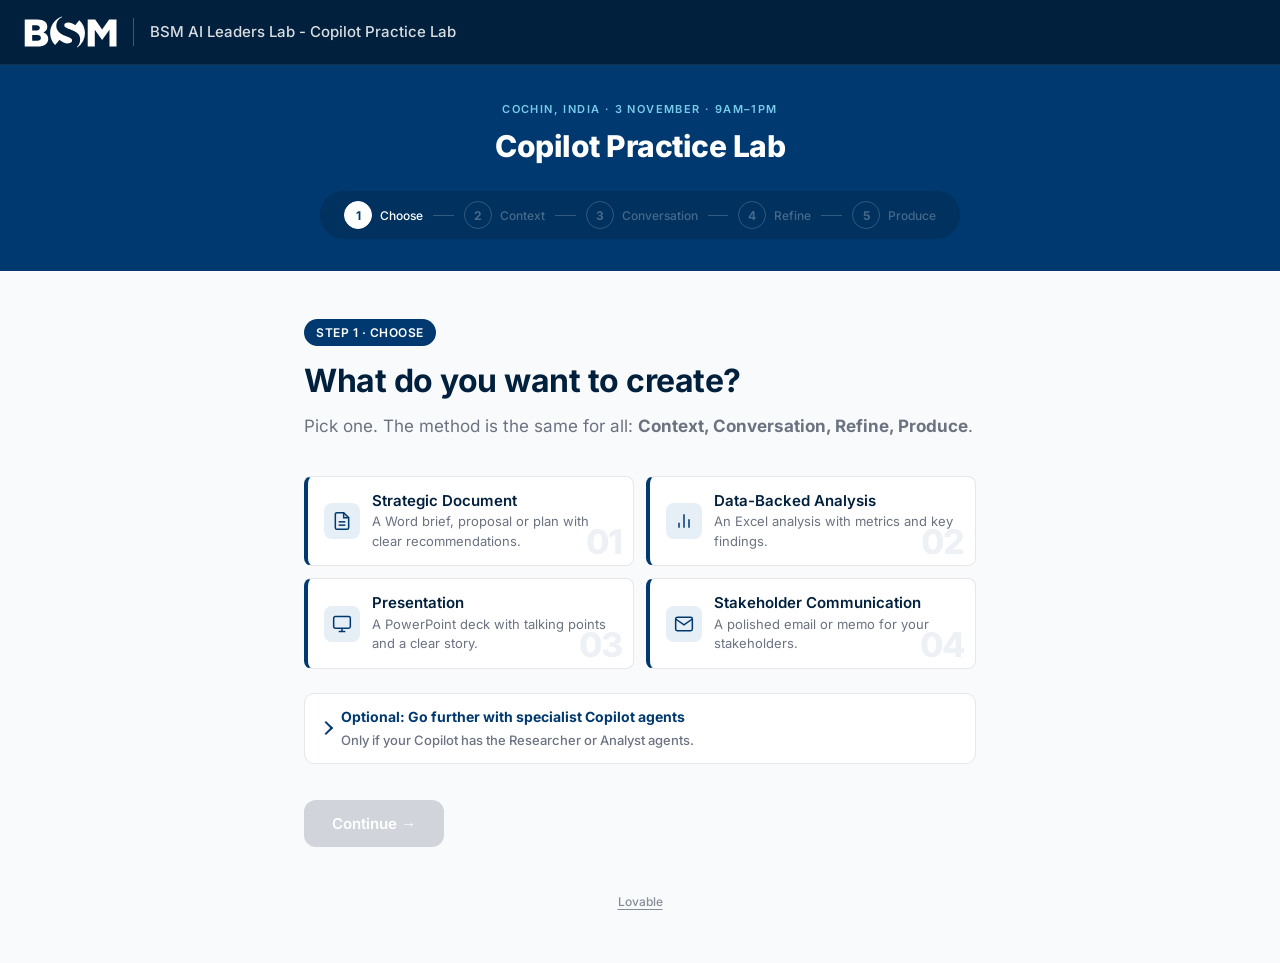
<file: index.html>
<!DOCTYPE html>
<html lang="en">
<head>
<meta charset="UTF-8">
<meta name="viewport" content="width=device-width, initial-scale=1.0, viewport-fit=cover">
<title>BSM AI Leaders Lab - Copilot Practice Lab</title>
<meta name="theme-color" content="#00203d">
<link rel="preload" href="fonts/inter-latin-wght-normal.woff2" as="font" type="font/woff2" crossorigin>
<link rel="stylesheet" href="styles.css">
<!-- Alpine.js 3.17.5, self-hosted (pinned). No runtime CDN dependency. -->
<script defer src="vendor/alpine-3.17.5.min.js"></script>
</head>
<body>

<div x-data="lab()" x-cloak>

<!-- Header -->
<div class="header">
  <div class="header-left">
    <button type="button" class="logo-btn" aria-label="Back to start" title="Back to start" @click="startOver()">
      <img src="assets/bsm-logo-white.svg"
           alt="" class="client-logo"
           onerror="this.style.display='none'; this.nextElementSibling.style.display='block';">
      <span class="client-logo-fallback" style="display:none;">BSM</span>
    </button>
    <div class="header-divider"></div>
    <span class="header-title" x-text="view === 'lovable' ? 'BSM AI Leaders Lab - Vibe Coding Lab' : 'BSM AI Leaders Lab - Copilot Practice Lab'">BSM AI Leaders Lab - Copilot Practice Lab</span>
  </div>
</div>

<div id="lab-view" x-show="view === 'lab'">

<!-- Hero Header -->
<div class="hero">
  <div class="hero-inner">
    <span class="hero-eyebrow">Cochin, India · 3 November · 9am–1pm</span>
    <h2 class="hero-title">Copilot Practice Lab</h2>
    <div class="progress-container">
      <template x-for="i in 5" :key="i">
        <div class="contents">
          <div class="progress-step"
               :class="{ disabled: i > maxStep }"
               @click="i <= maxStep && goTo(i)">
            <div class="progress-circle"
                 :class="{ active: i === step, done: i < step }">
              <template x-if="i < step">
                <svg width="16" height="16" viewBox="0 0 24 24" fill="none" stroke="white" stroke-width="3"><polyline points="20 6 9 17 4 12"></polyline></svg>
              </template>
              <template x-if="i >= step">
                <span x-text="i"></span>
              </template>
            </div>
            <span class="progress-label"
                  :class="{ active: i === step, done: i < step }"
                  x-text="stepLabels[i - 1]"></span>
          </div>
          <div x-show="i < 5" class="progress-line" :class="{ done: i < step }"></div>
        </div>
      </template>
    </div>
    <div class="progress-current" x-text="step <= 5 ? 'Step ' + step + ' of 5 · ' + stepLabels[step - 1] : 'Done · Context, Conversation, Refine, Produce'"></div>
  </div>
</div>

<!-- Main Content -->
<div class="main">

  <!-- STEP 1: Choose -->
  <div class="step" :class="{ active: step === 1 }">
    <div class="step-badge">Step 1 · Choose</div>
    <h1>What do you want to create?</h1>
    <p class="step-subtitle">Pick one. The method is the same for all: <strong>Context, Conversation, Refine, Produce</strong>.</p>

    <div class="cards cards-compact">
      <template x-for="card in cards.slice(0, 4)" :key="card.type">
        <div class="card"
             role="button" tabindex="0"
             :aria-pressed="selectedType === card.type"
             :class="{ selected: selectedType === card.type }"
             @click="selectedType = card.type"
             @keydown.enter.prevent="selectedType = card.type"
             @keydown.space.prevent="selectedType = card.type"
             :data-type="card.type">
          <div class="card-check"><svg width="12" height="12" viewBox="0 0 24 24" fill="none" stroke="white" stroke-width="3"><polyline points="20 6 9 17 4 12"></polyline></svg></div>
          <div class="card-icon-wrap" :style="card.iconBg ? 'background:' + card.iconBg : ''" x-html="card.icon"></div>
          <div class="card-body">
            <div class="card-title"><span x-text="card.title"></span><span class="card-agent-tag" x-show="card.agentTag" x-text="card.agentTag"></span></div>
            <div class="card-desc" x-text="card.desc"></div>
          </div>
          <div class="card-number" x-text="card.number"></div>
        </div>
      </template>
    </div>

    <details class="more go-further">
      <summary>
        <span class="gf-text">
          <span class="gf-title">Optional: Go further with specialist Copilot agents</span>
          <span class="gf-sub">Only if your Copilot has the Researcher or Analyst agents.</span>
        </span>
      </summary>
      <div class="go-further-body">
        <div class="cards cards-compact">
          <template x-for="card in cards.slice(4)" :key="card.type">
            <div class="card"
                 role="button" tabindex="0"
                 :aria-pressed="selectedType === card.type"
                 :class="{ selected: selectedType === card.type }"
                 @click="selectedType = card.type"
                 @keydown.enter.prevent="selectedType = card.type"
                 @keydown.space.prevent="selectedType = card.type"
                 :data-type="card.type">
              <div class="card-check"><svg width="12" height="12" viewBox="0 0 24 24" fill="none" stroke="white" stroke-width="3"><polyline points="20 6 9 17 4 12"></polyline></svg></div>
              <div class="card-icon-wrap" :style="card.iconBg ? 'background:' + card.iconBg : ''" x-html="card.icon"></div>
              <div class="card-body">
                <div class="card-title"><span x-text="card.title"></span><span class="card-agent-tag" x-show="card.agentTag" x-text="card.agentTag"></span></div>
                <div class="card-desc" x-text="card.desc"></div>
              </div>
              <div class="card-number" x-text="card.number"></div>
            </div>
          </template>
        </div>
      </div>
    </details>

    <div class="btn-row">
      <button class="btn btn-primary" :disabled="!selectedType" @click="goTo(2)">Continue →</button>
    </div>
  </div>

  <!-- STEP 2: Context -->
  <div class="step" :class="{ active: step === 2 }">
    <div class="step-badge">Step 2 · Context</div>
    <h1>Context: set the scene</h1>
    <p class="step-subtitle">Paste this into Copilot and fill in the highlighted <span class="fill-in-sample">[blanks]</span>.</p>

    <details class="more agent-warning" x-show="isAgent" style="display:none;">
      <summary>⚠️ Uses the <span x-text="agentName"></span> agent: open it in Copilot first</summary>
      <div class="more-body">
        <p>In Copilot, open the <strong>Agents</strong> section in the left sidebar and select <strong x-text="agentName"></strong>, then paste the prompt there.</p>
        <p><strong>Don't see it?</strong> Your IT admin needs to switch it on, or pick one of the four standard options for today. These agents are included in the standard Microsoft 365 Copilot licence. Both agents share a <strong>25-query monthly limit</strong>, so use them for tasks that really need deep reasoning.</p>
      </div>
    </details>

    <div class="prompt-section">
      <div class="prompt-label">Your first prompt</div>
      <div class="prompt-box">
        <div class="prompt-text" x-ref="contextPrompt" x-html="highlight(contextPrompts[selectedType] || '')"></div>
      </div>
      <div class="prompt-actions">
        <button class="btn btn-primary copy-open-btn" @click="copyAndOpen('contextPrompt')">
          <span x-text="copiedKey === 'contextPrompt' ? 'Copied ✓ Opening Copilot…' : 'Copy & open Copilot ↗'"></span>
        </button>
        <button class="btn btn-secondary copy-only-btn" @click="copyOnly('contextPrompt')">
          <span x-text="copiedKey === 'contextPrompt' ? 'Copied ✓' : 'Copy'"></span>
        </button>
      </div>
      <p class="safe-note">🔒 Use your work Copilot, the BSM-approved tool, signed in with your BSM account. Keep crew, customer and commercially sensitive details out unless you're sure it's allowed.</p>
    </div>

    <details class="more">
      <summary>Where to paste it</summary>
      <div class="more-body">
        <p><strong>Copy &amp; open Copilot</strong> copies the prompt and opens Microsoft 365 Copilot Chat (m365.cloud.microsoft/chat) in a new tab. Paste with Ctrl+V (Cmd+V on a Mac), or long-press and choose Paste on a phone.</p>
        <p>You can also use Copilot in Microsoft Teams. Use the same Copilot throughout: don't switch apps mid-conversation.</p>
        <p>Replace each highlighted <span class="fill-in-sample">[blank]</span> with your real information. The more specific, the better.</p>
      </div>
    </details>

    <div class="btn-row">
      <button class="btn btn-secondary" @click="goTo(1)">← Back</button>
      <button class="btn btn-primary" @click="goTo(3)">Next: Conversation →</button>
    </div>
  </div>

  <!-- STEP 3: Conversation -->
  <div class="step" :class="{ active: step === 3 }">
    <div class="step-badge">Step 3 · Conversation</div>
    <h1>Conversation: let Copilot interview you</h1>
    <p class="step-subtitle">Answer its questions (up to 6), then check its playback.</p>

    <div class="instruction">
      <div class="instruction-num">1</div>
      <div class="instruction-content">
        <div class="instruction-title">Answer briefly and specifically</div>
        <div class="instruction-desc">Real details beat polished wording.</div>
      </div>
    </div>

    <div class="instruction">
      <div class="instruction-num">2</div>
      <div class="instruction-content">
        <div class="instruction-title">Confirm or correct the playback</div>
        <div class="instruction-desc">Don't move on until Copilot has your situation right.</div>
      </div>
    </div>

    <details class="more">
      <summary>Why this matters</summary>
      <div class="more-body">
        <p>Instead of guessing what you need from a single prompt, Copilot builds a shared understanding of your situation. That's the difference between using AI as a search engine and using it as a thinking partner. The playback is where you catch misalignment before it produces anything.</p>
      </div>
    </details>

    <div class="btn-row">
      <button class="btn btn-secondary" @click="goTo(2)">← Back</button>
      <button class="btn btn-primary" @click="goTo(4)">Next: Refine →</button>
    </div>
  </div>

  <!-- STEP 4: Refine -->
  <div class="step" :class="{ active: step === 4 }">
    <div class="step-badge">Step 4 · Refine</div>
    <h1>Refine: sharpen it together</h1>
    <p class="step-subtitle">Push back and challenge the thinking before you ask for the file.</p>

    <div class="instruction">
      <div class="instruction-num">1</div>
      <div class="instruction-content">
        <div class="instruction-title">Ask Copilot:</div>
        <div class="instruction-desc refine-lead">“What assumption in this is most likely to be wrong?”</div>
      </div>
    </div>

    <div class="instruction">
      <div class="instruction-num">2</div>
      <div class="instruction-content">
        <div class="instruction-title">Move on when you'd defend it</div>
        <div class="instruction-desc">Ready means the thinking is right, not just the wording.</div>
      </div>
    </div>

    <details class="more">
      <summary>More questions to try</summary>
      <div class="more-body">
        <ul class="refine-questions">
          <li>How could this be better?</li>
          <li>Let's roast this content we've been creating together</li>
          <li>Now that we have the full picture, what are some tensions, gaps, or opportunities to simplify?</li>
          <li>Thoughts?</li>
          <li>What else should I consider?</li>
        </ul>
      </div>
    </details>

    <div class="btn-row">
      <button class="btn btn-secondary" @click="goTo(3)">← Back</button>
      <button class="btn btn-primary" @click="goTo(5)">Next: Produce →</button>
    </div>
  </div>

  <!-- STEP 5: Produce -->
  <div class="step" :class="{ active: step === 5 }">
    <div class="step-badge">Step 5 · Produce</div>
    <h1>Produce: get your deliverable</h1>
    <p class="step-subtitle">Paste this. Copilot proposes a structure; agree or change it, then it produces the file.</p>

    <div class="prompt-section">
      <div class="prompt-label">Your second prompt</div>
      <div class="prompt-box">
        <div class="prompt-text" x-ref="generatePrompt" x-html="highlight(generatePrompts[selectedType] || '')"></div>
      </div>
      <div class="prompt-actions">
        <button class="btn btn-primary copy-open-btn" @click="copyAndOpen('generatePrompt')">
          <span x-text="copiedKey === 'generatePrompt' ? 'Copied ✓ Opening Copilot…' : 'Copy & open Copilot ↗'"></span>
        </button>
        <button class="btn btn-secondary copy-only-btn" @click="copyOnly('generatePrompt')">
          <span x-text="copiedKey === 'generatePrompt' ? 'Copied ✓' : 'Copy'"></span>
        </button>
      </div>
    </div>

    <details class="more">
      <summary>Not perfect?</summary>
      <div class="more-body">
        <p>That's expected. Keep refining in the chat ("Make the tone more formal"), or open the file in Word, Excel or PowerPoint and use Copilot there to edit in place. You can also ask <strong>"How can we make this better?"</strong></p>
      </div>
    </details>

    <details class="more">
      <summary>⚡ Bonus prompt: stress-test it before you share</summary>
      <div class="more-body">
        <div class="prompt-box prompt-box-small">
          <div class="prompt-text" x-ref="bonusPrompt">Review what you just created with a critical eye. What's missing? What could be stronger? What would a skeptical executive push back on? Give me your top 3 suggestions for improvement.</div>
        </div>
      <div class="prompt-actions">
        <button class="btn btn-primary copy-open-btn" @click="copyAndOpen('bonusPrompt')">
          <span x-text="copiedKey === 'bonusPrompt' ? 'Copied ✓ Opening Copilot…' : 'Copy & open Copilot ↗'"></span>
        </button>
        <button class="btn btn-secondary copy-only-btn" @click="copyOnly('bonusPrompt')">
          <span x-text="copiedKey === 'bonusPrompt' ? 'Copied ✓' : 'Copy'"></span>
        </button>
      </div>
      </div>
    </details>

    <div class="btn-row">
      <button class="btn btn-secondary" @click="goTo(4)">← Back</button>
      <button class="btn btn-primary btn-done" @click="goTo(6)">I've got my deliverable ✓</button>
    </div>
  </div>

  <!-- STEP 6: Success -->
  <div class="step" :class="{ active: step === 6 }">
    <span class="success-icon">🎯</span>
    <h1>You just learned how to pilot Copilot.</h1>
    <p class="step-subtitle">From a blank screen to a real deliverable. Here's what you did:</p>

    <p class="own-output"><strong>You own the final output. Review it before you use it.</strong></p>

    <ul class="success-checklist">
      <li><strong>Context</strong> — you told Copilot what you need, who it's for, and what good looks like</li>
      <li><strong>Conversation</strong> — Copilot interviewed you and played back its understanding</li>
      <li><strong>Refine</strong> — you challenged and sharpened the thinking together</li>
      <li><strong>Produce</strong> — Copilot proposed a structure, you agreed it, and it produced the asset</li>
    </ul>

    <div class="tip-box">
      <span class="tip-icon">🔑</span>
      <div class="tip-text"><strong>Use the same four moves everywhere:</strong> Context, Conversation, Refine, Produce. In Teams, Word, Outlook or PowerPoint.</div>
    </div>

    <details class="more">
      <summary>🧠 Pro move: save a summary for next time</summary>
      <div class="more-body">
        <p>Before you close the conversation, ask Copilot: "Summarise this conversation and its outcomes so I can use it as a starting point next time." Save that summary in a Word document or in OneNote. Next time, drop that document into the chat and Copilot picks up where you left off.</p>
      </div>
    </details>

    <div class="btn-row">
      <button class="btn btn-secondary" @click="goTo(5)">← Back</button>
    </div>
  </div>
</div>

<!-- Mobile sticky action bar (shown under 768px via CSS) -->
<nav class="mobile-bar" x-show="step <= 5" aria-label="Step navigation">
  <button class="mb-btn mb-back" x-show="step > 1" @click="goTo(step - 1)" aria-label="Back">← Back</button>
  <button class="mb-btn mb-copy" x-show="currentPromptRef" @click="copyOnly(currentPromptRef)"
          x-text="copiedKey && copiedKey === currentPromptRef ? 'Copied ✓' : 'Copy'"></button>
  <button class="mb-btn mb-next" :class="{ 'mb-done': step === 5 }" :disabled="step === 1 && !selectedType"
          @click="next()" x-text="nextLabels[step - 1]"></button>
</nav>

<!-- Footer: quiet entry point to the Vibe Coding Lab -->
<footer class="app-footer">
  <button type="button" class="footer-link" title="Vibe Coding Lab: build a working tool in Lovable" @click="openLovable()">Lovable</button>
</footer>

</div>

<!-- ===== VIBE CODING LAB (Lovable), in-page view ===== -->
<div id="lovable-view" x-show="view === 'lovable'" style="display:none;">

  <div class="hero lov-hero">
    <div class="hero-inner">
      <span class="hero-eyebrow">Cochin, India · 3 November</span>
      <h2 class="hero-title">Vibe Coding Lab</h2>
      <p class="lov-subline">Build a working tool in Lovable</p>
    </div>
  </div>

  <div class="main lov-main">

    <!-- Landing: pick one of four -->
    <section x-show="lovIndex === null" aria-labelledby="lov-landing-title">
      <button type="button" class="lov-back" @click="backToLab()">← Back to the Copilot lab</button>
      <h1 id="lov-landing-title" tabindex="-1" class="lov-h1" x-ref="lovLandingTitle">Pick a challenge to turn into a tool</h1>
      <p class="step-subtitle">Choose one area. Then pick its marine or shore case study. That is your direction to build, in your own words.</p>

      <div class="lov-safe" role="note">
        <p>🔒 Use made-up sample data only. No real CVs, appraisals or crew records.</p>
        <p>Anything you build here is a prototype. Real use goes through BSM's AI risk assessment.</p>
      </div>

      <div class="lov-grid">
        <template x-for="(c, i) in lovableClusters" :key="c.key">
          <button type="button" class="lov-cluster-btn" :data-cluster="c.key" @click="openCluster(i)">
            <span class="lov-cluster-num" x-text="'0' + (i + 1)"></span>
            <span class="lov-cluster-name" x-text="c.title"></span>
            <span class="lov-cluster-arrow" aria-hidden="true">→</span>
          </button>
        </template>
      </div>
    </section>

    <!-- One challenge area: pick marine or shore, then see that direction -->
    <section x-show="lovIndex !== null" style="display:none;" aria-labelledby="lov-detail-title">
      <button type="button" class="lov-back" @click="backToFour()">← Back to the four</button>
      <h1 id="lov-detail-title" tabindex="-1" class="lov-h1" x-ref="lovDetailTitle" x-text="lov ? lov.title : ''"></h1>
      <p id="lov-pick-label" class="step-subtitle">Pick marine or shore. Both are directions in this challenge. Choose one to see what you could build.</p>

      <div class="lov-sides" role="group" aria-labelledby="lov-pick-label">
        <button type="button" class="lov-side-btn" data-side="marine"
                :aria-pressed="lovSide === 'marine'" @click="pickSide('marine')">
          <span class="lov-side-kicker">Marine<span class="lov-side-selected" x-show="lovSide === 'marine'" x-cloak> · Selected</span></span>
          <span class="lov-side-text" x-text="lov ? lov.marine : ''"></span>
          <span class="lov-cluster-arrow" aria-hidden="true">→</span>
        </button>
        <button type="button" class="lov-side-btn" data-side="shore"
                :aria-pressed="lovSide === 'shore'" @click="pickSide('shore')">
          <span class="lov-side-kicker">Shore<span class="lov-side-selected" x-show="lovSide === 'shore'" x-cloak> · Selected</span></span>
          <span class="lov-side-text" x-text="lov ? lov.shore : ''"></span>
          <span class="lov-cluster-arrow" aria-hidden="true">→</span>
        </button>
      </div>

      <div id="lov-direction" class="lov-direction" x-show="lovSide" x-cloak style="display:none;" :aria-label="lovSideLabel + ' direction'">
        <p class="lov-kicker" x-text="lovSideLabel"></p>
        <div class="lov-block lov-build">
          <h2 class="lov-h2">What you could build</h2>
          <p class="lov-build-text" x-text="lov ? lov.build : ''"></p>
        </div>
        <div class="lov-block">
          <h2 class="lov-h2">Case study</h2>
          <div class="lov-case">
            <p x-text="lovCase"></p>
          </div>
        </div>
        <div class="lov-block lov-go">
          <a class="btn btn-primary lov-open" href="https://lovable.dev" target="_blank" rel="noopener noreferrer">Open Lovable ↗</a>
          <p class="lov-own-words">Open Lovable and describe the tool you want to build, in your own words.</p>
          <p class="safe-note lov-note">🔒 Made-up sample data only. This is a prototype: real use goes through BSM's AI risk assessment.</p>
        </div>
      </div>

      <div class="lov-foot-nav">
        <button type="button" class="btn btn-secondary" @click="backToFour()">← Back to the four</button>
      </div>
    </section>

  </div>
</div>

<!-- Copy / open feedback -->
<div class="toast" x-show="toast.show" style="display:none;" role="status" aria-live="polite">
  <span x-text="toast.msg"></span>
  <a x-show="toast.link" :href="toast.url || copilotUrl" target="_blank" rel="noopener" x-text="toast.linkText || 'Open Copilot ↗'">Open Copilot ↗</a>
</div>

</div>

<script src="prompts.js"></script>
<script src="script.js"></script>
<script>
  // Offline support: cache the page after first load (see sw.js). Network-first, so updates still arrive.
  if ('serviceWorker' in navigator) {
    window.addEventListener('load', function () {
      navigator.serviceWorker.register('sw.js').catch(function () {});
    });
  }
</script>

</body>
</html>
</file>
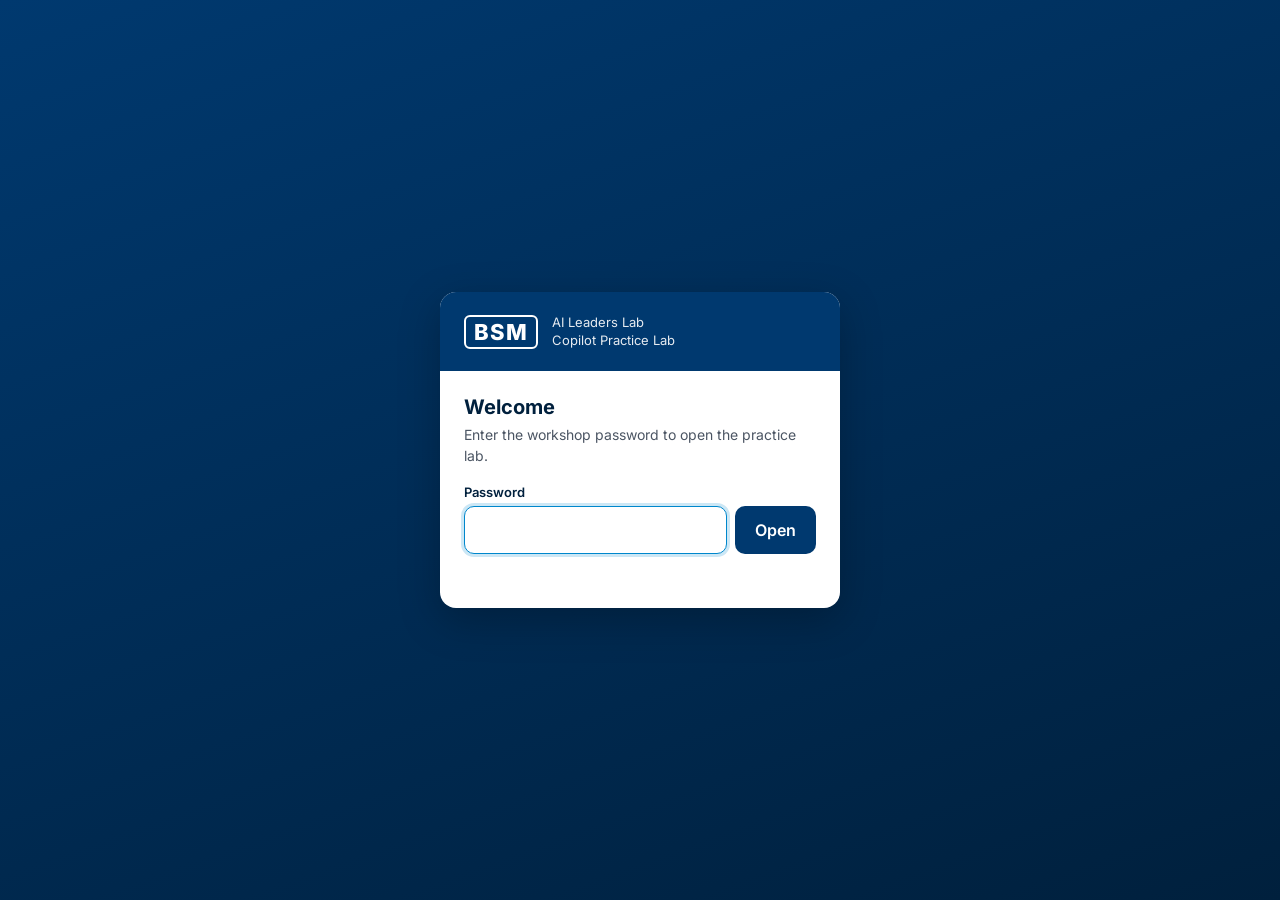
<file: deploy/index.html>
<!DOCTYPE html>
<html lang="en">
<head>
<meta charset="UTF-8">
<meta name="viewport" content="width=device-width, initial-scale=1.0, viewport-fit=cover">
<meta name="robots" content="noindex, nofollow">
<title>BSM AI Leaders Lab - Copilot Practice Lab</title>
<meta name="theme-color" content="#00396F">
<link rel="preload" href="fonts/inter-latin-wght-normal.woff2" as="font" type="font/woff2" crossorigin>
<style>
@font-face{font-family:'Inter';font-style:normal;font-display:swap;font-weight:100 900;src:url('fonts/inter-latin-wght-normal.woff2') format('woff2')}
*{box-sizing:border-box;margin:0;padding:0}
html,body{height:100%}
body{font-family:'Inter',-apple-system,BlinkMacSystemFont,'Segoe UI',Roboto,Arial,sans-serif;background:#00396F;color:#00203D;display:flex;align-items:center;justify-content:center;min-height:100vh;min-height:100dvh;padding:20px;padding:max(20px,env(safe-area-inset-top)) max(20px,env(safe-area-inset-right)) max(20px,env(safe-area-inset-bottom)) max(20px,env(safe-area-inset-left));background:linear-gradient(160deg,#00396F 0%,#00203D 100%)}
.gate{width:100%;max-width:400px;background:#fff;border-radius:16px;box-shadow:0 12px 40px rgba(0,0,0,.25);overflow:hidden}
.gate-head{background:#00396F;padding:22px 24px;display:flex;align-items:center;gap:14px;color:#fff}
.logo{font-weight:800;font-size:22px;letter-spacing:.04em;border:2px solid #fff;border-radius:6px;padding:2px 8px}
.gate-head span{font-size:13px;line-height:1.35;opacity:.9}
form{padding:24px}
h1{font-size:20px;font-weight:700;margin-bottom:6px}
p.sub{font-size:14px;color:#4b5563;margin-bottom:18px;line-height:1.45}
label{display:block;font-size:13px;font-weight:600;margin-bottom:6px}
.row{display:flex;gap:8px}
input{flex:1;min-width:0;font:inherit;font-size:16px;padding:12px 14px;border:1.5px solid #cbd5e1;border-radius:10px;outline:none;color:#00203D}
input:focus{border-color:#0087CC;box-shadow:0 0 0 3px rgba(0,135,204,.2)}
button{font:inherit;font-size:16px;font-weight:600;padding:12px 20px;border:0;border-radius:10px;background:#00396F;color:#fff;cursor:pointer;min-height:48px}
button:hover{background:#00203D}
button:disabled{opacity:.6;cursor:wait}
#e{min-height:20px;margin-top:10px;font-size:14px;color:#b42318}
#e.busy{color:#4b5563}
</style>
</head>
<body>
<main class="gate">
  <div class="gate-head"><div class="logo" aria-hidden="true">BSM</div><span>AI Leaders Lab<br>Copilot Practice Lab</span></div>
  <form id="f" autocomplete="off">
    <h1>Welcome</h1>
    <p class="sub">Enter the workshop password to open the practice lab.</p>
    <label for="p">Password</label>
    <div class="row">
      <input type="password" id="p" name="p" autocomplete="off" autocapitalize="off" autocorrect="off" spellcheck="false" required autofocus>
      <button id="b" type="submit">Open</button>
    </div>
    <div id="e" role="status" aria-live="polite"></div>
  </form>
</main>
<noscript><p style="color:#fff;text-align:center">Please enable JavaScript to open the practice lab.</p></noscript>
<script>
(()=>{const S="eVB0YQdRoVkzBE8JCE4BNA==",I="fFcMf9epW10pkmwn",C="ObSseep+h9BB+goPYiuRPlB/azBqv8+aZ7z9ui15UMqGyYmg42Z1AoGnEaC2Cl0EO+B8NH4jqq2pBjTfV+GN5llcDjKnlyzG4wMiRf2pP8NTXU5+4ugQdVfTQcZIfeKj/F4NjmZu3O1H9Xo7mt0Fyr1FTkvdy081jl15Kj7RiMkzh7SOPzvhFVIipq1UPeLAUE6pkhn9RW+gmcQiIslQJnmNqrtWGs8VB4Y5PjGtMssDlCnRB02SAT5ZGwi77HIEPaYccATwO/iA3++nPM002wY2jeq0I5SiLWEa9ZUDcYzN9kdi6p9uMqcfve1L55syUuniJL8Adb0MJOWqrwTFro+JABFcXZ1Aji99tH9PEmbiGK85ylYd1dviaZCozgFm3SMlAKNUtVIHcfWt9/JTkJ+TFL+xW89QY2SvG7SmVtJl1N4TGg2B3naz9+TfAJU3SqcHeppzYSg9k46ylajJsdXG0SC+10Z47VDhJ4Nn/9yzzgvohVt5U+95Yk4tApQ+yUMHr9rI6vtfqwMqeg5lVQEdN4rx+qePal/7ugM3GOTrNz68klFV65nCaklrcaIRfznn17R03oZYT/u4jIAZU2DScS6XaA8Z1d15+X/4oB8JVVnBrNUPMBa99QIeFGIemKCJDrp4C2ARbu24XZqTyV3L3U8Z73He2TPB4YO2sP66+/lN10d/YleCLNGgGwcgU8zewS+5O0Al05unfc4uMpFua8THxlL3xcryBcGPA1IxDPJytC8sccaRsxY7dlUQIz9+7uChRYZLBXJ2qpDg4diJDG7rLyYX1rHQBlRFYy6rj403GOgpuOZlb8CKGQFCLnfWe3nOcqSCXwhgUBFH5ZGQ2VSJvjecDfi4HCGfHG+IO02eGi2/8goio88t8omM15d2H15KzLiUuQmz6jXuPHqrl1QDDXrcvucCmC2BWh2ows4RcbBi+uI2KZl/O+fvEjj1isbts0yMlJN0HcQqd3AozZg2PJI+7Ci+2wN3h+FsxDzB6YB8MdbQOHUxCxS8hJOiRRMiKkVGzdbTtMvPj4+2e3S3Dh1yh0h41m6XaU/EQwVI2I1+nW92B/VcZUEVVHcbfB+wQNgqj0f4HTJAlGtu3N9QnASt/JA/Ryfmvn5o//[base64]/H9EEF/O+plU8G3jrJjFEfL1YhmjhEXmzdM/C7GSYWEw5rBZi58eC58mldI5BTJTarYlTZxIFLCymgEtg3vd9Ge+vtdcn72GsK4HNlgogc8UMGIMTUxTEjxR6gGcsmv5zC47SilPigYBw4S7fI+106H6PlwXGilYMTusL8g2q32IBLthYYXl/XScbCvWnGctUV6R/RLX8vIV+m+IjK8ZgqOYInuXAqeTiNF2/ctE0RsL1mUxhhsx8D/jgZWuq1Kj8AHfLcfr2BaO+CZ7D2rwDPyWJLucXuzGeHWSDcCrIJE62nC/DKs0FFki0fJIZKmBTnphpAXnUQsjPtyR2YOK3f+fmRipJnY+N2zO9iTp3jK0J02fG/OIlkr0TvNXuGLfQISFAT4xhvLSRhaVMvidZmIQ7gMlFjHgxgE+u3iwnSlGMclMzLLYzqk4K1g2t/DGfdeelh5II04p0KSFTllAPgtWbJQQ2RCA8vUGMjoX9riG7MBQ/UGNcMp2OvBjSycn3QotdripC0309hcZxWHf8EXtNnpzO8QLhoj5EOeE7esQnWZKhFfgMVhCvjz/aXnYbOD59PMC6HfxPsi8RjouCgV342EpPOdq8kGOVqJOPJ546myVUo5F1DrUkcN3G9LSWEcBKC0EKMLbdW0F76QeCedwgFTJHU8ds+qAicqMwt2Uhe3eCH7XJWASauIKiSLt4TAD9fyt/Xjx3BBo+mKkrg+3UEqy5xCxe4/FYdfvc1fsJ1kgEZPFTf0rgr4jsfeb0aam1O4N5rJAAptA7PxS4ujchcRKbOc85KrdmN0cb+lzu3+/vdLhtXhFVmoucpPVfIsSdyHKfhnf3XO27s+3w7/AwagTQsG/f4pQ9zaMFJzvCZ8eBU5BOCfeXby1aq8joIncF0DCgvfHLEFb2NjWt+baHqnqe33pbCycaHNm5VM8v651PsFFvyVEYooaGMoztgHzk2fI4JGQ/kl+iqADzoKIqeTrBp+6+kSZ/CufiLb2QEE3QMX7tRrEnNzWG+qQ7hd0KR9HNunkizdqD8B2IArK1AwgrmbBqScOWifiFktJOdM+XBN5vHw0SpaCC1q+QOUrnUmcVG/lJkP5w6P2lz3hSJ69PBk8wGL8fzlL8Tkheo4qE0zLdqSl7A8B00GJFO+ooBNLuD2q9H+yMzqNXKU09oeNMlk+nnvmPH4U/e3T+apqRuhaugu4zZoa/8EBZvE1wNNT5rwQRqTrbbYvnKDKu0Xsxk3yguuiFIRWNX+qVNJehmgyWcBI3050rthw8JreytnUx5dxpk3b8J08aXBrF6cgAjhNcHlnU5OJeR0D3dosEFu/YuaAKY0z2UMvf+SF7preSWndUJiwCU3bLNB46cwN6EdC9ABFhlsbEUvUTAz3XwDQ4GsDd5dCG7l+z/THjVJo1MoJqxGNoq7VcB82VYBqkDT5l8swPW6PSv5+DlYzYmJExtEOcbHm0390asvBKBvnU/vTrWFZ5GjTvHdvYjIBc51Q0DBjySbwh+RNpM58asQYbETw9GqrY9wEE7rAFebecuMq23ClBBFC308rEBJWbbqSVNB0gqF0mNplw9bbExxyhVUDOFgDTkODIgTxzvraqKxZqTqzIxuUpCoHbz2w+lmOw/qAYF9c9OnbcXmWlbEx8sdsptIAs3xQNC7gVSrlZzO9hNsKINm6yWTWQxmERZlQIDKmGcpVKsWPhJNJgy+vqLv0z8/dAY3Q2XBnBpz6UMQCRUJ5pai5knICRf6cnbo5nrqjPt6XzP6o/rPAKx1kiTUG0nLa6bBANc7bvOAQdmdnsUBqjaPXXNI00W0Pba5pGLTjx1Ji8eEo8DwRHQCkzzjO/F9cBDXoueVRtU/N1UGjdf3D7aMZo10aYxZ3PUhtJYQvkAw3Wv4RbeIZ0zGbT1kBV0c/oMBv0LpScgCa893auG0e5eJStUhdgwGG4WadaPGGxi8RzdUGD9gHEzkBeDoriHxgLsQko5JhtzdpOW0xuFQfY90C9u9xVYiw2TRmFcQtW9N643taE0mM9TJkg5LUwJsI1YQFh1Fc/[base64]/hCI1QixhFVhAGG3AQfUQA1KaIJNKO5lkg27iZ6Xmko3RvARz2kis/[base64]/3v/Ibse2SpmzeSipx4xGhK2ULDAJZ5owatX4PzoDBbk+AUbe1N1HjdLFONEzuf0lgPa56NkqmFyTB6CLgqT8rimPmNf43ArkzJRp87sPMjxexyPIZI1d5nS93FPXJdnrOhL1WhwCgl8jDUSVkziIMeFRXrGthmBlEmR5IseaTtnKQdTmH33fs3bnOIV1PPT54opQE/2H0zal1wpmeUqi3H+8g+hTxAosy1lUPuro57A1UD++OPd0EbV+SpwEap8Engu+2bvONZl658mUbqRamUTkv2FmTLhjpNzz3hUPUg/GhIR+3eTzcGsw3OSfuxYxN4LNGVacD2sfKeA8M9p1dQrqpvdXfk4vjEWUGMfqi25g1TTkHk97Xf2lJm8KFPnvGY5Y5gUxUKfeyB0kZ8vbY60kpl2tYp1HCIYUhGHcT4cFu4WLI02aWj53P+iJfJmL1t3oUEn8kaRkdPvOVdy35IhWPn/YMKVQnbdS3uGlbI7YIlPQFzG2ud3qJ/e8+kZB2GqDKqvQcHSeERrOajR1uwMd4nMcJdyOvP9czqNEc9+2U36e/ZcDKZl6wgFb8a80bnV86eKuwdXj9IE30VqxZglcNHONAF663KlWs7GWzuxzmVuzhbOqHYmxLNlz5amAIKHWmGGz9PL8cSOlHU5lTxrWitBnwL35h/dc/YMDknZne9BikFcGYLk5imJyzMv0BdnvaSYXUC/KJthSvwVJCZIUuhTiXsvSIzTJc7Xn0vzNjL/9HGmvJuzug4winyeG7DMASZG/u6QLqta8DzcHPhFfoboHxRCGjCKLHyZzxOlJylysm+PdNqgU2P1kG/OKZgwXoFy1Qt+xQ0n3aW1dlAGyYdPovYL8rhCukFCFU0DY/E4bpnrXmxwqaADOpoh/Vuk+Wmh6gJF/P0/AQdsDLmtFrGd1kVeBnps2FuRwfN+r+NuZGuUlgLikmQYS5BEvm4J+IsU2neOAFb1h1PWtJJDWaPpXrANLmKjoMUCoOt6M/LhnKvNlPuaKxh6Ey6L2TjWekjOL6Kkq4Fg71O2NkB0brCeiGWSdMXT0NfT5b45s6pjy67/Y9JgSdN4kq36g6cEpW+LHJHaeo3BqjsosgByp92og/6T806cY3fGKKnlB8Gb6VDfDVX4cL35hZCglHNFpeViiHqy3wxPkgMvq9jH4vFCTxlK6UKwPUkMKxNKjbGEhWV6ELrr2Ce//[base64]/b4qFXmAQRp9SL/L910+yy/tbuayOlpcE38rNHFAqgm9ozoi1SYIPqjPsicsJzqyHCD7v3XrMubLKfMaeOOLKpE+z9XIZp2uXb7ZpvNlR6FlGenW6ddBseHVXM16z6TZRHuI+lNtaeiAfRdiLpxV/[base64]/XhG7Mxkv6TzIkvDp/rNpzMLFBTsXulYuMPzMSFs+vezhFkqsVUzMc2Sg4CKX/UJFncCwsvF4cp2KrwPRwPtsCEMSzbesBOCKhqObBHl3plb40Ri35J3+Nq2w3ldIMICE0YfBHyP1BxxRgi4jLd78La3uzJLdj+pOLAokNmrFqyS8iaJMcZIIaw/ZMlgXuzl/kBtTrtqMN5hVj2/2KyQpUZoaLBuvkbzxa5GpvITV/x5UeBOqyNjRdE6h1LEB5uGxDyA1+hcKtdHF2mZdO4VdyfQwS4ilLeAjdkXNZlKOTOIp2MOvCtuenZphwksLUvH++7ksVP6oIYdizk5allMBq1oTKLYeyaAo6ogNNhDgh77GR73WRVfUOJjPSxw9/s5fbofJa6IFUc1rcoEBknrwFEEpsVfW1pYhjvSiyuX34RmBapECtiehfW12I2NeYobReo0lp+0z2f9G4m1IOttr7scGpwfaao6QibD5It2xGBsxdIAEW8b262gKiuL2XRSXYBUFfdRzxGvGkoDep/V4XDMBGU9grCyRHZVMpY656K8HlPWzNKlSd1ctcWn4mTs/hA9UzWT84ra7EX3gJJLp+sHKjCoPX92zFg7wnt8pM0CHmjyR9pClRWbJvh9uK1gFmeS5igf8fCyBG7yl04owefeDz6CzuHDLKnqb2XkayQIWt+s9QrghNLpCVykZ6NF042Na8njy9Mzvxj8HSUw6qDe9OcOA5Xv/Eh4t1El5KPEESL4LxRJV94YBHidVQ6CpDGtfVyq+n67Rp/WRkZLKuWh00dQtM8DnUdD8r6vDJfmzZ5tTrTsFEVkjarRZ2//yq3PHwawI54gHPY0WGyHBqCxNdxmgF8//4g/hq95HpKm5N8eWSfx1s2aMbDiErj+QtpxGvJpYkKthAD2mytgxmGdxxaBP8/WW5IH/HBggOWtlWkjl0SGsSNQBg8DprlQqZNI1dQML6i/bxncElLI7zDwEqPmEAxt/V+b0WwFtIN+wkz9NHUj/RepChP0e5wWyYRNV/UkeHgo3lVoIalCZWgM4q67HX4O8EYVZNRNarwjsS8YfdZ80mLTJywyV8Gk7fwiWk5Dw68LKB9EjNMAI+CgcuQu+nUsEmXjH4K6zFQr86uWX+7YjC/8hZR1Uy8EoNITy9h6lSQiB23+2OLjx3OIJBSxR/bWwH23S+i8deN6oGnyuZfDmFWHJiyyICXT5uMdv7i0dMsMHx89+7EDjjZRoUc1LSIfO5hlZPD5d/vvqRwvcU8Gs+4msjxX+n497mNDer3nE/1wUTT6i9cU8S+9Niawk1iiSL507Vwycj1BG7ETcUgGmojOkofxAIMm8Gd3aWxTmMunyDB8lNzRcWZBqyRkjyDp0FHE6h+A3oFj4C0mVHOFChvAiVBW9A9UyxWnpsUa2qAXlIH2FDOAa+yUlMVk796pPQlebH/BORe3i5tV+RxKadE6zmOFKxk4KOQZfDb2Drn/K19bO0vFLJ8WlWDloyti2Pzmavz72uICVY1OvVvxiCjDK5EBNRoiFf3NAO99KHps1WpYfwddcjLrmYr9/MvQ8M5NTCHlOPgcDERir9gHH1FRob8bZACptj5+rFzbkZEi8P29aiGmko6OTHSTsd+Gy9OODufWOBxhG5ozAzz8H+MTvjH6wChZBCnRWRz3qBB07Vmau4qLHSn2zpV5Kw8/nWfDqq2h2RuwZ5X3nJ9o3FbLpgIEwUBOnt9q9D5JubnF6N90N+M1OCRnqru0MbG3DAEEMxeLTygJhMiKwOEGyVP5uR4lRqIqmICu3+gPWmVk5r1Clb5axv0ihDRP9JEzs7/nJo3WztsKZnj2T+aHpxPLntmq66tyexJUQTV1pQ8If+7ojJxAcGrlUgbio4207f+0E+GPfruR7W19dn/MurECiv5AooMHKXT0/KhZqukuAzl+KbsbTnEONa1BuaAirA/T5RNeR/aoAKQS1ATOk6FomZH28Cl3o7B483DZ9aw9puuwXWXPI+J9KlwWmHVXFK6IPvowORWeV+vwljfCfQTS13KgKov6xzY6HIVkzzWJPGFkjp6ayHUgvdupkP/8GH11w39Q+BJgjQrggH+yRJIhV2ShfwqGUtqasjKcZn3wnDN20OqfAXTEi0hg/2AyBKiwK5IYPEskohQZPP/2dtJKtxYErVC3j+6SzTtrF9cLnu0WfF5NzWNX00zvhPCFQVPo3aCRIavneta275GnLucy1+yUSUGruM64VViIM0ktwjAX5TPlqX/8eNI60FFg8BUvdNfSu4QD4Ag7DnNYqJVJhwbd4FUAUcKbrwVw4MaLTZH2yo5YOVtd/VnuT6oyMAKaZGKQgo5+s7ZBt6dTpK0V/pbSb0YEBjdnsjLK8yJFR4XQ3rV8zq7CgO7mmjZe1tgF+IxuRoCOLI060gKfUdD5Mjllx4cgb15hivES9xwXMn9kJScJj9u7sLAL47uvf7vgmL09T8JT7uTUhNss/CaGX1zQ//03R0/81t1Xt1AZ3hFICJZir5JuWbXBcwR9JcIsX4dS/Jgqy8ksMpAMp8wOUKPdBe3zRrk07skajRw6oZwhz8fuTb1ePldTcB8YD9PRhNK7TYooQDBRqcGgTrSzlMIbHsKO5wE1qLeiQtfkqXMnLk1LXQX+g/QHOHbUBh6qUplbJHH2BCsRvHGwxYQX5ng4e7DptkqyZ4GKcH/HgIM5oSE2f3LBaT6TgoRxazr5ImsbYx96900LQBbHU90nCPWtdr+NmHMgVDfAJMbdkAzxQjlJTbV/p7Oq8oykGgfpfqKrba/lQP69XyNe4mSoZDIrT9+wdX8q6poMcSg6WzaNob4f8E7E545KS1eFm6Q/7l/[base64]/4Tq50sAVTSLKBp2r86ku1HGDTa31yrNHQf85eITKhJWV0qGl6bJtgv5JQmsAo5pgiOyrMXM+cpSdbOuC2NrUuWUXd4/1r6JQDjCM0Kc2tFZ5Rl/r2ydPTRL0phZPK1WX4em/PWgf8qGFJKLh0u5g97eXVRuHigkGGae192Cvnl8ZBpfArU+Ro43KmymXJQPm2tKbc07Z/5kGFJGoyQzhja0Gb3kLUTPdvikC1aHn1IuAPqyZKjzyAtrNLLAAwB9O1l5CfB+C+fLRvxrSbnOo9dPm91+cfjuFisuEfY0ycsHvKwgvx3ndtlQbRZl5vWmaTwjLL50Et9H2917ezj1xlCt1CZCvz/9bFegPsjy1uoXbiIptc5vyZB+4bdrF7TyZ0QonvqIvYS04EVFMHIMaD8x3J9csMARLlGELdlnFCC2Uif5T+1JBJ2Xd8Pt1X45716Us5C8x+gUFq8QvZePK9Aau5evQUBDv7ckKBQr9b/9vY1YQ87QvAHzhFzXKuWf/5yENsCzGaAdzyPkiWBsEFUEcduFQT9mLe2gdjh4gW9xZ1or1KPs+Pyl7BXwp9kUR6iFQovb85biV6r82Zzho1VGZ/Ga7v5m84aftBKu2w7PwFIr4AzcDHdMvLgV8nemmrLU8U1lihWWwvB8qTFcflfoFPXeXqpKitFgIG4KApx34zXWBH1ccPdN5eVIb7muRfheuxN62yrUrVcnzyONH59/VV83WLWl/OePeRSH1tEWHLBrbbr4qR//zGXPGT56PrVCNwDAn8ckYmsikA6R3EFU0exi+WArsXSqiKqz1d4Ynu128t4PVX5k6DIjfcThSGo2h5NdRlLYrJ5uz7RahL+fMIet7vT8K/0nFdCAxRjW6IEyUb3Cfu4KPUpH7OZObNHPig6ztiSMRonm3NSG1MAB6B+9u9Vr/LRpgs/OCO15rE6BTDHYv0oRqH4zOOjNldonigY0fCZeT2xat4KD0ga/lRzlvXV0wnWR8VNroDHK9QMq1C4lFox3KtvXvHYbtJqgZBju5X/6XFOT+aRTc/[base64]/zAZrtzGdWax8tp5DusHj3yzwoLHPB2hYNpP3tRGci2KcvBmXxds7fV8bwijaF1n0Itsr2wtKKemX66khYYRa6D36mqJzoR+k72N1RcxY2CKxZivM8hH8Uv9abKxaht2ppKLLAUqwjtCShKwbiXgizqYQZdlQcIkLyT/Y7nn1QiypJ8b0mC6/m1lJYkwBhNn0xzyOgHLU9qo/[base64]/GkuD6Fg7oKoXZWJl18vvu0FDHU9YzKJGsI5KCNEcv6etRbl9d+7rDDAuCPEQRnbhoaqUIa3WhBGUCCp44ss96WHJJd5Kesc+sXJIRfi2P+kJeHSJVwpdvLmBsWELxRTkW6exq/KyOQX/Y3OhwwkI606L/fC1DCsbTg9ps4DmKe7r9mwqFAv/g6ufj8QkLs7VTC/UeaI5U+mDBL1uTjLBT9zg2SilCAfGX1mfjrKu5sAmSZMACzd4U5vCePRK8aeDDfSoPDzV3wnjOkzskGYzwHk5sAy/Lpz6qKNPCpw0rMvwjy0crw8atNVMQVS85TzZu9BngEIfGXv5FhuYimZRp12DjlkfDuB61c/ZbdE2odEUXB8dxk+C12LkzeVjLKVKtpG7OQ/DisqduP8EPTrvzARUKCWiqvo2wSZA/GpQKqAqi4W78I5wNwvxgdR5nzCJutAu27aTSRsART7DqYoqjFOBgZO6DCfcNvOqzrUPk1G7Pn+VxoI4Yho1YkD1ZH3YLU6DXH5RR43n19N4wPpjbVKebqc/jDcMJ2AU0YjUqLL9hsUNSVAOxhL57VwWikTEBV8+38HkqFIc0dX2PP5bp3An+qlzH0/B3XNjdYsOgovXZXJk8xWgnw3jIUS2AIkeC3yxk71G4sd4DWf1Cik9Hc8Igp8EUbyt8msWWsAz2NYRr2g049hCORAXavxt323grABKybZWbPFqhXJ3BKcYQ61u6WNxbou0f/5lFD/ciifkggC5fTrO/n8CrQNy/qt1hSHXUWdN8l3qiCLmZm9hWV+bce74EbZqyt2J+khoOvPuLJB4Rp0lsnZwre4ycWO6N3AFhPcne+QB58PgUDcKrlVOGOV00e/RDzT2u6LhNp1TBNsstHoiRkcn/HHmAu8b8D3rK09mnTa5YpY++JHwy4k86QHnYQQfQNM+3hBwPC/dnO6jU/iUqsI/9rOrRYP9/rkCKNCREfsmSRVAKDI1KyZJi2JNEl3BB/NvLPlV5zsFLx79xu/h2poLDG/h3phUzbvDLAWVo5p+tKfN9h14KaMsc7XXWe0exG+kCR41oI/RNAhuWaPi/NlCShmm297vsycba1lvLKSgkOf90U5mX97odvCMbrB2i4S3WaCtQFYprmJht+XjG01LowJguIsVIAcWPg6fVNmYM5DYwrEfMAPBA58p8gp4V+FJ7Sh+O2a85BPgT5HX9ox9UopHvcwm/Lay7CLcJI+uL0YMlmHuS4IFvpS5QgWvQ9GQvFWocT1Vf2PNyoGCJpK0rRLN1Y7s3r5ZeGXxWgldt2vOkxTYkJ4M5k87tDjXrJ5dUHBAiYjheTbOMn+joPo0aNvI66cqNEc50+mzKOizXUXIQ4b2fFbKPJG8YKCu8mJ/5jLMEYkdcp5SA/py3hwxzMnj9Jmv3iS49AzyfJJOLXsHjHNuBETYZTlZW4ZXhqc/BHp3wow6QwAZWoW5dgH3rtThHYMYg4iZCylnqbFUDtyIVec4lwhOBUHZImBpy39bA8UPMh1O3FYnL+e0Cs0+/8F3JakYxGuDBnLZtEynIAGg+5W65TmrUlQ6lak89Xo6ERZsM40wWDU8W9UGxvStzUHnpJOKLnWcZ+IIRek8Rva41JqcA1o7rSwJ/fOrYGeXMm61l0uleYLJpX7+1P6kZqWAnCS7cadQ1sGn5TQvtS5WQkFZG7ccKa4SwoNnELO5RzjAg4Rf/pZERB3JQ+XqQOJGfG9MzxcOp7UHubuCnFqqVGXHnANgakwG08W98rNe+izy9cfP5Ep69Lmx7JX58sOxEK3T/Rnymxb2CPymA6WIXvvrDwbZ9mMVXN3Yg7ybFhoNcJz+QktcU1Lk9NbscG1qrDdUsbB2/8TJBlj/vSm1GwGYCXWbLSeyVlES8XNSjSvrz7EiDNjJPWUfUezlo5VmZs2rK2zUusqBMkfzbi3SRHmCRI0sqjdyG7VUftyQw81+AJmz+ecECFUvzhFqpyHMutMFmVJG6WkiptcHRPnDrq8IaPfG7a4cP/GJSoK+56mZHakH7VdgJgGTdpHwki1qAH+i+0/ZB5M4NiOwG4dTIen73U9r9XqURot7lxYBJGIDP1i0jYvaYYpG9jUAlnpRi2uOBDceGOD1yYucuf4timxcTrGxgRNFrt16wqjSdLtQw8valLQBWZMa1+teYrjdGm/9wLgu8d0f5ZtWWiteXo8gD/SD/K0QAstgaQwQqzr8VbL8PtynW8jBE2LeSRktzgStAuTUQ8zlPfzGPatGiaI5cPrxNDq8qaP2hfvUoS8+746HP74Tb2FLI2z8ZnyC+RRm6gk5uxO4wsUl1z2A00f3HZYaU3OpbAw4hBfSOwS/EjvHTRuF49S8tnfVlpY0+dP33N04gFgvDlZ4uW4cZQR4Ys3INSNPnalsIowMPzbD0Os0bZp6y/Otw9qPzRMAJg/LSVISVWMlD1NFdyN1OdjgOMHuKm8y8NS6acpJgY8BU37wQiGpjmmGAIC8knqPKU7oLNBHYtgZf0J0rm1z0+Fj/Si7jYa71JqnqWbS6+hy4QJyDLqHurDaYrvDbvLqAwBXk5QJ/VWLlRIQs/jG3KYVvkuf82EL0YClMhSGd0Qi6RoIW5rioujQHbGKFrzUXa/pidK6/6HCM6So4w4FCRbZB4yMK3pTNDS8o7Nds4fXjy2FN4Z4RyTO2XIxEWJV+EjwE8KNJw0bhrjx1Rt/7Xm2Jj7ZjmfRo37Ef/T6wHPWQ5Z4m5eq3huiN3sKrKYYdN1nRTvIxuSLRvwa3oHCpuImfZsL4E42S3JTUUwpEIUZkYSPfN9T6jtGBdZTV8E+ZsH2nNT8oBgcfvn8VcqbQlI/pEzE0+pKn4h1blcFfNQc44y37DEwdmrK6nbaB4eXDQkfhy7nN9md3c1brlj7xmy9vHiZzU3gzIhBkl3+JymaltvPcYUGUNYEth+CACvpaA0CnMRFTFZ4C4Od/qa+Ge54n21mdXJhUuGUVHKBoQSzQwpCB06sgVA+tAZu+tH0+MUBzIA8v/Wjh4C19GNyXyV/Jp4guqKXh6y+6WjX+ZCVI1/Ddk1/6yHFKoTIAKyxyZXarcL5H+9ktXuiI764KjDcjNVRrDBbapan7y1uRCgbaYNZmeqOfV2GZ+tWSeHtzi1hNHVmmZ+mF2jXe3wAJ48RLxYZ952/XafZuRVpk1zKy9dxJqOkmMCHI0f3VwUPlgoPzQC5swO5SofRmkfUzH1QQYGDcvFOk927dLp6VZs4f3JOGDJSBn9xRbLVevyjvaI8F+I9HlRdaIs9EGOyiB02NqppZ2KgIPdy+DLMLiQc1/Y47bD/mVrV1vSIPalnBpidKlF6YY6prlwMdUw8aAsWv3ZWJ+r3Vf/BAFam8y/R0si2stwloTOT7L8af8vfIb81X2C+HWMR+Jd5Mbqmfa46lLuWzuiSw/rKZGWbkSM/whQ72rCQFeIh5zs5i8N4jxsCIjtKCbrYGqmzabQaIDc4oFy2yb3H+ezOfZ9qb2iJzFcD/oCLnENdEnZ088OgJEkVpm/[base64]/3PBpxxyMyL80lbU4V61vaeDv7v5MCkZ8nLbRmscrtinOpUSi/WvxQTnUbdaFKclxjpRogZfXU+ga8VjKoy6eWfVQIoVzekCGVjcsjqfVW5mG546L7+jIE/0bmDYodC2ptKv/a5O6QaEmslFEdjqJKu3ZQQIM+ktTK+34QppbcyxeFcYHDlMmLVUaIBsB8BrMmneTPCR+xz8lPnLF2AsKz5tf2t3HEdpHP/MznFAJbP2qkRu1riBu6UT1+ha3D4GAAoZLbYceoZ3vnqdASpMYzc2CnlqE/fW6XCmUzAsHj6KJKPuSp5H+HkZG8Rr6EBrl2B3aPYk1X0CsjDTy6tqiSf5F493+vCmLdNUxrJJl3BfVUfJ7qXORSmWEwL7ihRzAi5fpyRK/0fw/[base64]/3laBkn6u9q5T+IRP6ySTeLWskgQgyGpaooqXBrFHhKoQBq85q6ZKjfKpdCnWcYuZqI622CuZgphKEOxpXkuYxTrBzgPHMghoW5Ty4Nz5O7VMzw3DQOnRh9AKvBXBYZJDmNZbv62sn5XInF0yAKAfyJJEYkn4yuKglVzoa78dh8jx5qR5+oK5tsaM0YOlMOD8aJW//IpIVe4biU1NlM0/l1Or53Ljs3ADy8MPsCsL8dOwpw1HQOq5Te0szNHoViGkqGkQGtgUZasRYH4nsG6jdVcdIinDsoL3ccqPmWr03GxPOxQzNlXwgOFhuSf5Iol6UhrDKN7XTqeqQ5BcsX4oDpr7OVMCCsgnYrKQ+ZwOgv0SC6334z7QCzEqbH3dxlh+dRxEFp/vYedx/[base64]//EYcXcGOPqEYE3up4toA8+41B8TSMe+bVxHvF4Vb2B21dpLFjPOUOX9NgMAjcnL804WNyLDYeW4yqxlRoExc3z1KSQdMUKqKf97Mc4MNMksm+VKgdaQ0UGKGAS8nq7Bxez5PxSgHhWQhmvJjSzm2SDSW77hzl/JYLiXDX2mW5A8IlN8PWIsLsG2Hq/r03+B4fJedNyzMKofEwolfLzXZNfmzV4DOvVxVg9VjV69dikn5ecCCOXqax1CZHmnlNEqmxewMJow+X5qP1GusskkDApfNEbec1V5/V/vnYi2ts8ef2fA5je4R16ZEV49UGOObIDt9O8M/vNiqIJwBGkx1XxTFQRV7ZYQM7Z4RO9Nbt1OgRptMVdtGkeUlHj9nioxPOvmcq7ObhswqY89V5LvSLcRj1+hTM04Cg14ui1o+t2m0pG8cdcu9bgKFpZgYaddiUKVjICv2qI3nEumlltOBaKT6HCikwiwqBgN1uYnluDnwJsjc8jahhfoa6mzJgOpP2n8//Jsb+K1jGh7BZXJ5gDC8ilEhbC+sfaZRm1QeViO4mAEN+2gfimP/0f9iTNbQDZlugvClVEpUEsyXKCgGruAMUKwZPNQ8fOPg4tps6qsU8BHbl9z4xSskYQFFlvWDAgQC10xGNAvkuNLWAJ7D3FXJTgZFmRhGbemDUNVIr1OGHutpSRiltKgnxu/hBb91E7ISCMMeB8Z/Mfr7h2U+bowj2hqhNHDZDEUtxjNfWc3U7PgW0psOlRQqyGv5rKonAG8KDNT4I7k/PwFgJCSFtgwzttzsPX+x57+AfJEJIbOGaAkGKtSRyj4UxCVnyJ7KYRe6d3jo8yeAcG0rx/qsyKOJVFLgcR69OUc2LyWHLtbnV8dmecNtfpdiYcCQfqh/WyLchtsdUs5nQuazqdZgOnyl2c3FttwlXRs72kSFFIAuHaLDcmHvbIth4fUhDMcUmx7DJye7o+sUyLuW8isu4hZL6iLxYsbuR/c4/M2Ozthnq8jRvwPSo9bXWtXYJgMjv6HJ+J0EmsWljH4rHVIIbLE2rPKP5bM2bTSPGUwKCGb8Ji7a6+Kh9aUoLhi7GUiEzS9Zw/8pTMdD5SIihoe7HEUjy14DZIBMAcKLz3yEUE9BqAwotiUGfs8GIM0pFhwvLWgKkpOjRgL47E7X+lc0OZZOqTnIIJtKkhdxX9+bUePk4LEJhcwL/AFYt0fu0BihzVNR8A4+hZ/GA5CVHEJticcohD5o0pM7ubaaCzoSSwkWkI3ZoaUZD7urMr3ZBZ30rIEofaeFfpwGUVxdMJyiK/xNh6jqjvb5i1NgEjhl3azmyfHRWxFb6sobJHViABCCytXbJQ1KLT05IQh8OSSa5E7di32Vyg8NepnW4+71VD6gIA/pdf/FjSAeO8s7TzJS9S0g/ZKuI0DKmCcLqmTa3SQPPg+2btoYQUvQ6eYul5HrH9WMhneANPko5JDAcyQ2trebsqkVOuPZe7MyjqJHb2qjjSYw2yj32dpKvSLULoMCo9CYFiSopFO2WZ6niCfU/ATiAUeCUvOsX/xO7Gzi91hS8Jkwt2v3jQ1BfiNme3ThS02aFCZbrnAyqRLNw4Q68UlPhmv2LRTWOhmqPjrOpKM67PiBys6fAX7IgpE3miNK1TB6Uyd0WTvmekKlkNjJx94v55cI5yphfqpSm52FAcBhgcGMY/LrJB8m0QAXZJho0tdpvOxkVRKz3BlvJcwjRmtPsgZPT+GEd1Dy73VgAKKgFi20NrjA6kE2l7Y5rCiEIZ7Qh7QA6p8IjncW1pnyNBAuFQeEfTbCzKqYPLNh6kfR/usRMwYD73rCbk/xZaDWvqroKvlNToNoQzXuNH9vq0X3ImyVFn0fNKXkDmjHm/mhZSyXtg0lw614MQ9YaOMD8mf+vmhCGWA/26y7ChIznxCGecP5tbDN8j/kzAO8iZOPm3doXm51rRjESSbDdh4BvXO1bB4vzMQg26ziP3ztf0SQv+b5qQcU6Rlx9EEw4OGCxxc72r/kKZUqEP+bvMBbUzZ0ZKJsm2x4S8ENfM+YMW2r/eIVJgbGUeG+eYe9vu7xNHu4eHnsxy0FS1ZwhS/ukVjInnA4/FKD68PC7y1Mg11/vni2HO8xJ7MZiQRdQZGoLq5aAarOPEDHE3jJ64VnB5phGBoUeMpDUQqAyDsm7oV6q6HFriOKyZFeCi91JHe91lc+wl6J7dmRaA1DicDIQoDhytvmqtftsXXySQITKs2tPbE2NYO13z1llFnYUIXu72mLFkxT++fvbwx3/781Q8na6Fatj2+7rbWHOwVdMoIHvYeRIbB491RqspHlyWpZne2D9bL5GZVyYULslohTg6q+EmkGoyElZld5HKsNaH/W1L6VN9pi0+jSB/geWLNWrIIJJ42U4hDYkPAcI4ew48cBd9V4QZHKFjda/kLKWAYMKwJWF7F0PtwNVRftvAacRTggL8phfD33KeU+9wb3FBLwyKVp5pp6ct4lvKLEgmrkv8so2Qd5JZmTu9hg3VxWW1M7yBEMRs0+pgjXxDCoRBvfpIzzhaFV1m8vgRix+etUCqArl+Ami60rlQTFHUiGKvY8YpDp/qYoqPF8JJ5QjWcYCtOaS+6HbBU+ISr0WTVVN6lpI3303RqowHbZzU1bwtHfc3l9BVbN7cO7/6k1QPWmyRvxCy72zWjDHTQtUA4WhRrRpR1C0OVmNyBT65WuwZ6vmYQZMdgnsamgSUGJMbsf8FcbaZCVL8S5iiUJ6Ih3r9L4ct1+otaPcmAQ3z0OtsjIon4ktGMVFNxFSs8xCKggHO/3r93SjtYUgJjsm4fw46wd2u6uxw/llGQO+aRhVyemf/vtCVmihR0kKPnwCINPSG0mExll8ZGtKDxwvn13xG6sBRfwDvhTZPzCyf9WEYr4s601nm5wm9Jx7q16QO2yVwbYHZkQQFyesr31Gr1qQ3dm+lefE/trrFKVIReDHquQrfQ3EN/DwpyvU3WGhJWyHRdIAXJmLYt3yvO2+0Z2CR/KOzT8doamLH6Xyq9orO23oY0kal8LygPNGTWM+cW57/iGC5MZD/dL83D3jK6IFBqssL6vNOgAEY8WCH2YTIX+SRVYRKQy/48N/cHdNt6x+GHwPcIpTRL9ukT6eoEdAc08pveetZXiB9duagi6Bo1m/bPqe8Lf2IzC4siKCdzyhqE3KEOJ+MaX4FbQLakcJLmMlf+041dd71APkj1ElwNkv+aDqxJa14imGfHMU+3x0CNjdZYXYGIYgiGH8nQQB3NFq6/hIrOI1ZG9p899f7UJzwicbjzUONhNH6gVRsttVKLJ32M/k+iuXV0T7QfqHcUbdKgccP4/qrQHK89bStPgTQ2CaAubzrBvwiUjQg5TZh4HC0qw9CEsPKgtwmNX7uEPcW+b65r02GCrdsFBnvJb3sZZk14f19teudZpEwt5HYcp4XvLyIOZmaNtsXVYqFUq0J8H+80Wd/5fzhNel0rD7CbIW0PRvua3/VvySA8JZ+qDfSlzD+ixoJAHQ4DVQLXOkVQUxF7Yr4ISjS4QL3oou04xo87XiDLudDqq77Fvz71qaINLGoW0skO3CidY8o71MlRMAf7X8tBujn/8MEPh+Lf2JN0DMSAPWTcMHgcXlazorcCg4gVIgajVdVGaGuImXvetbFcmmzmSNfmd9HvLpyxBpS5niV1zvFyaY00KYQU5JI2OrR9mByZpM8omEt3LCqWM637kAJiN+kVO54QNonRzv2seF6ZDUuLIqtUeAnx/eTIWmwogji0k4tyjDbY0+2BeAYIr8cIGGeCQsHT+EwM6qwXrwMq5pyWZI9c892qrGqGCmsMMUPiLuLAv6HCOk7rVWQan7W15V4iAdsgUWJrv7wezPIDsVERfMAl6Qd4NM+lrxjHx5eaIA1I9afGjTa6oMrwGwF3CQUZQnJaUFXNYuQg/MYIVvIUuM+cL207JQ/ToHlIHpInTPQvtCz0sjwcDh4TrOloGMGh0fOd6U+JtDXsxcnRVIfNO6uJhZUw6Ijk+yt9CkVbAUQNDdhEuLMA+QGO4+darDFT39mtvl4lLtXyVunAiCqk1Dbr0RLdJHVpI5q+e71dQjSD0uCwnj5y8d0AX/1WVW5G6O0Lb2TOqWFfUD8hJ4HAO2zDTmPfegZpwvvqQGRMFPBLuE9DUnlnoCd6Ib3Jw6uzNT52quYwc/pLchl+ETgnW9cvVqsg/q4oo++U6sF2LRsT0+Ov5j/gZkG9DcLAMGIT4AUp1xOLdcaN+xU8GvhFlk0oba88i88y7CsJYL2eO+Jq+rCXMq7mqGGpmbZrvL9HvxEyY/0GcUGwb2ndGsyKuXec+I1G4ypA3AAjsGvclih6YYXsd8o+KFppD/+OfZPRY/y+5F4OhfT24CaPyub0sA7EsuhAgLlrJ12T1jyZ+vvSEBV2MGCTN6EPzgfeBIppJeGenNZRjes/89mEIuRcOmhjnWhPxdSw5D5Nk8IyVeAq8oHHxVPvIp4Tjb66+QY1p+Jxxzuu+dHAd/rBVmi8DrkSgSocfC3WteVbLa5JVswP3uHC/EdyazszD68C8tTCHXOklN6moRKVtFH9IdWjBNexmKdw4zk3DFId/eehIPEcxuAsVtptzySWrssfAWwtuq7mcMhHYNDtaDWHIQJBcWekXL8a1TaGBVd4qcLybqWmLVEJc0nGwGbfCdAvdK/vbit8CkofZdNYP2IK2Io4//Ky837zWR+Sra6Jg3zTqpk6WPWJU/6cfdsFGJbJg2n5g2k6JAtZrrTFqDWSFMpzukpZibaPnXVI52m8G9qMEz+2edV56ZWi5cwP+zKvSFyXvW59fuywmgEunvN71pn13tcMSfpnyjoOz7h8Hu/[base64]/zdT5dOpqyEepRjpUrlRSwSWYzxZEFTS6jRC6S9eDYaxOwDlorePZ344penEGySAfeJ6H+taoEWxId7Dqeq4b+wZkjUgb46i9v1/85VmFqJAxzn/vbXhOhlu2PhMkc+iC3ZzJl9vJP//nqJeWImzHu0W2/SgVdkHvxaVDv003dk8nEPH4UOoJS1+nRRYjmgnRJf3BYMK6Gnx/3rb5Y374qMMAZy3KRTIClnjy2ihpmgwJMpsJvR6gzixZol/0g3EkYII7wjgKs5cT2YbqTL/Vv+ZXVeOIupNG6An7wfwLtylznnx8JpB58rQYvORuSNQHv+rdIfqQ2ktfVFVL0sXQQC733q4OgEwF6W5j8E2gAoMUUYJUUj/bya9lwgwSCtvhV6FOBrrhKOoN2Vjn8TzJYA8M+OHxjxEnfcVMizS3/omd+Tr2CkYAOJt63EzFlxdk9IGrXd2X3mEczyDr/i0H2xw83jm0YwicLGR52edWc70off+F/USDSd5hQ7pEM4Y2MIP3D2WdDDWgDkXy2bUZX/9/Kc69HfrV+omFmaM2i+6zlQFqXMhvabPJcTD3WTrU1hEmYaWlEyn/CQrIkoILjLKB+YUeMseILHfbztYZ6T7p0CERgntc7ftQLgF+RM7EF76GohUqmPUkxPPLrcdKnBKowWoH/KyYE8SUo0MZ/nf3NIvXnp+8XqMs1B1IfD7uG441KDE1BkQh24Sq42GYBqJbRyIwfafSRUYXdQwBx+matZ8M6ieIgKlCJWxM0mgfY023nwTH/oxmBLPKToB0reVSfs1qroNJVpPStXrDSnWX/gcpIq3qM5TZiXCJk6L/2Wty/AiNcvf06RmAHIN3NSKi8b/riiNmK2fS7SW8bgpX9NCEzX8fEIFyUli1p1I6M1TrDXERX2FsFTzbrEmW7yaNuoKHCgMm9+nj748P73X074q6RXVlg9sJoKPm6uphsEzJq33ZAlVZvYQS25K7WeFFw6ZRrGJahKhq+Fr+ux7Tpl/HoSho/Pg5tYx0aqGBg6g4OERJUWk9monkn0bwHa7/8vLrtzRmIS2aLr3F2j4PHYTCWxnesxgk5QURyLk8YqGG8A73asklGE5HeOrzHI2Q36gl1U3rEGj8be1dGSeJO69ajaQiyzv5q5ym4ApdN60geBA0gS+HETcLHhScae4cXICYDhlnISndLDekrUSO+JXoEL0bk9TGJrdY3awXyE/EBgTwhpISJ+sUTAbMAEGsvepvObhfm3/rdw8eFjm/unnSX83W9+qrIdt8Fuv9n8ZVvpZBHGGHrCSnohsQR2jKZTtR4KASPGV/[base64]/LFS3D8UYl1YsmIfu77VjEFzylZIZrvhs2CVYl6xK+gdCymypB0fxCyopww9Sdu0Agd6ffU6Jv+ZxlvubwyMhlDU+BXhzVAc0vMnmb+wxXD/PQKpJI55sfFqYN/h4NDyke3cxpOqI3sNjXZ6LtPwc5Rg7yysJ9MbGDQZNd3QVZsCIELhz4HhCw+WVW8f1NqoBAOCm6YyqOVlhEnIogukmftNHavrMZ8NHtDwiKLEDE9MhrjPwHfgP2z6//yGh9BecBeP+la4CUwZq0DcWpALGDooTcnWKr5FiPKdTN6ue5b2lB+/9tyCMoOEFBWxHjpiKd0KQ+O0hKO6PclKTVFi6uDNHolspZMzhCuCZWRg0HYA9TzREcg/VBGlGeKyqy4JaEMU5hFVT1umfe6OElXW7IfWa9ohXFQiTWDLmT9eHoxfx1U1/NIOZ+DK7C2a+Vb+CuLHBl7TBKPVA8vmVr0E+cW9+c5vynXPIdL7Yr03pyFtrZX8YVy8sh6SsHEqwYFvwXOox7rIoW7TW36u1zb74IXrHjV8OSLLftJHJrfKFSWkMUJavXOlKrk3JJzCBN91oYVTFyb4DkUsUpY7nXVx/hfG+CE9ceJjs/4lMU45Qqr5VmMv9g9mEBssOJ3gVTZkX040Y0LwyIo1qlMIgP0C/Ckg/Z3kfoKmZW31qrJHt5vAcarjVkL0y92+lHD0jYNuaWorjKlJep0g6XjiYUFl84MLOZN2vwz26nFJJ8n9tYXUjS6uE379sDYcHfR8IAEuxOmZX88jqRase3t86xesUlE/mU0Hd5SIp09ZdqFlkyk9x/t9jP8itJFuWkqSi40hl8ktFGmiHTK5S5UyWVWUU4eEwbozPUceLwvECtFpstuAyx3SR2LFRNbuamgNyKUtLywrtMI7WL8wUH7yqRzQAoo7+HOrh/1/4QqlWtMRQozOl70cxG0pu82hdm3rns2fnRClBvPJqX5XzXjO9pi64rxa2x5vgYBWKE4c5DIjhYCLtbFC6ZE2az7ti+s9LSjXCNoFHT7Lg6qPPkNaW+boeaJGVCP0j6bB/YNLSy/ssalkbUAPOnWXSxHF1ALWqA0AS4j/KqwF8JLQFpRM1Bg6gFbmGyhfYYDdo0LBVwwTAADCPzr4ZI1s0sXoI8nlK25qEZb+SNvWFCS/cCH6hOJufS2mo155b5/AWhhU1k+q4Jo2vJSXHnEJt6sfduDrmYRLlo5xOdH61g/O2agdVXeh+sn8jYnyb0idXppGnMDb6Q9jykHAY3+ZxczxlCwt6vBBjz8hxCaDQWkATQ6vgJ/[base64]/Ei1anvcapPhlObmeutm/Uf51kwc1QrTS/5AwDUOY2iHEsoWsikuj2peP1vxQE+fhDUXHSTYy5jLvSIZ+3DFbsCS9B1m2moVMuqVTB1oEzJd4+r8X6THmNslAICB/S1s2xQ4xSZlzA9IYSAjhfBjjMEmM10Eak6Sv2Xw/t/FT+KzH6m4DmqYUyoBLMRWWu5tnJWZYvoMLgXz1I+dEhm7aFk5WkgBZIVGrPazj2+CAOcfE+GC7eCPHcqNAd9p183Y4QIlzzC9x+8OLNMmodnWqKDyLfPGLr/UawC5cVrR4LgmKXIqavDaPiNAmmn9kGgxnBZXeiPaksuMmJOvs0On2fn8/TLHZ+l74lWAB3u2BJyv+JLAPUVprg31HPtQpGR2kr3g2bi9W3xtunipLOiW5CTNZlnE9sOZ8qcYYSsxFdR0dm/+PBVw75vbG+x2ASzL64Jd33aM31+REng9fAwMYkVdSGUR6KLmbVzdzrmqKmH5sOqq5IOspuqEvxaDBhGX4rshIFDe714280zLXAnK/wDedEI+EZLOZNVZpJdTPBhKzcXTDLeCPyhsW8bTSfW3uSUXFDSTo3gZE4FAcd/gpdeOSaITJDXwEyUIm4+iMn5qZgrqG4XXQVKiLPfKGTndm4OLyXieKVgCZ6Gu+u6GwKftkSleI9MfxJ5PIyEDWDh75GDT8d3Jd5lJDBfC4G0qFSJzh+EM1g+j1NkphF+zi5dYwgOo5s8sTUct0zlQQsWn+izKmv5PuoYuYliPA8Cgc9keUVjkllk/[base64]/sJLnLrmK+b9hsUcr1cAN4Nq5zasjTDEd/4mR3fV1j6YphcTvJtI/hXZpeYG8gLa/JwBivc9ZAciS49WOYQtQ8IP1yARyR0fthSFXuAB29vG8uD5qzmGYPiwOg0tAaKn0ifHF+pfR7tDiWAXOSBuZjj1YVwjZlCQH9ynGYEP75HK0OmDe4UlBw/bC/Km0iu8IxMaGej5lVQgCIIShWYHKIAWkUUtGhoPnifGpaoHzEyp5XMi/FLtP9GVL9r0o/CTS4FYxJ3LSBz3QZyBWiN+vsct4ILBGV9R2X9Y8PvkUcDazqC0I4GZHani8qhXndweiopcLRI0NrSQ1KkMZW/WeAiw1b+UFmGOvN2dvpwqKClj1Rwu6zylJx3FVfBlr3mwTx11LcyTOi5n+c1xy3DwaT7QTvc1citQA9En2jaEn078BuP2UaxaqMh6HKBIJRW1oeji0B3f+1lZob3xfsPHCEy/VW+HVunG+xD5UfBmrVUNelPO5Wde26KqJ1N5QhfVX+Wo4Ztfo5wbzgpPhMGXsDm9UpZ/Nik8UqROu2EkrJ+9APKtBCQ3Tqoy+W7jLfqPzZSe89qplbWmrUhhcZe1rR3grwN+x1Dt5ZAwmi0VvFDtDk45IsAo16nQ/GXNZPuG4N1yYPP15zP9iuUu7KWAxIzQxcNLT64qW+Y/V6G7ZupNI2NkIbit0+md8DzzhikkAOFRVWjGrOFIObTInG2Ufof8vbM3sCnOj5UFe6NTC3FrqHvDxEQshBhMCa0px6DAr4OPA+YG3xc8evZ8fyOx3MruIj7dD4+LSXAiyXmgnjo/s6asN8AIEcmM3WC5rmCm9hwivuPMF5gBAVL9GqUi37Bosb0TaSCKxMyt4hcUSz1M5UUjAxLsq61zhJx+H2WlsL5ReWg6WBATUVw70sRKqN6b1IcAiHlm/aSaK9lsFS8I2LBS2eLQxiyKNTLTk8sp8fq8C0p6nt6pLsnGgorWcEc6HoSuxD3E+GWde+pOsa8UfbSuZoKd0qOmazttp4nP6Qgqadmztv8zPBVS/34VF2/R49zV3P55MPtAtQu36+c8oQwCtqRgd37AFBBReiWKA/fnJ5RcU0VsUOt4Hs6VkqKNLwL1uv398Rfr9z2O3Q2+w9kjd2FGTuHYa/GNWxFgWoomq2eBS3Pv74jkZ1nbX5XttCO/ewNPjzTLvosNE8IS+dpNLT3f+xlG5Yvj3wFYknyt/yuZfULG74d/JPKwYZHKpNNiEwXe8gLD3mVcIx7lx/+Ztdjpwijerh60CNtpTTW+8wTHQkfk+PpvLEw5cQzcmhezXZVEkOkTcwYCgmsPbmnTTgtGJjPGtovnQ643UrEL2x4Gzlf7LnuSrQTx/[base64]/rXog0LlgyGrjuuzx9fd4vcwS5vau2FZ5dyamHeUMPjHhVJqxP1EdRQHIwHFlvNIfcjw7/+n7AVKvugELlHyNS2XPioPawmcRVy9d2QISpxFSdxVQLg2cw1LfVsJCGQHdHCH6tOZ2pwSNtZa+3sCArIn6BNVS2xDQNBKSKtufGwz6ic6/fsMMpnO6ZBKZjUhOS2Plchh8HSsTwCw+lMjnqgN6sikKzvog/6lzwrE/VxvKDohpTlpybSia8+mH+Zjw8mNATeyywLb/Pd2lotx0GCVzdYNmo5TwU0niVur8Hk8QFH1ej8BXWbPd94Mqd2h55pSGGgUcCZKWernC2aEo+1up0c5hKwVq5PfUAHkz0YKZXLVaD9b0b0sWDDRY8PvxhGTHC+Adp25KRNMOeLyXSSJkqggLX3hCEiSQkwSvp/5snN+DulO0vLke78lAHVB9iQOtNxOTh56/nX02pMnZTAplXo0Y9CZKCnyGuNjWVW4Pw9rbLJrXCHcLHZKx6IMcxORUWzy4ymyDq1U17+5emOKtSAIzWX5HC6pKeJZIEULH5u7PbrhbxAf3NTGHa/Lmn3LjVvJ5IwEEaUGjVfbHFoUX8mZ+sicLNfpe7sK6Ta2TiuK4Q5cgzTK7tohP+5myPzu1wz7D9OYyUgFIPbann0Ics9Hml/9tRb1Uw8tGFlXK7XvDP2IOFN3RIZtdH2cew5tfLd8lhQDGSmX4kKfR80e96rKR4Bz2RJ3dRYLs0mdyN5Px15jU+GefGkkvtSykwxkASr3dSeruml5AcXAzjYXN5ixz7j/opdze50hycAX+2Og6H9FL5QoSCvjIZnL9VCp82AR3G6dhAH5vzYBd92fMwTltMiiYAvcZ0LIZuUuH7zuH//w8O8RUB3+o2TArWmgbRyEtVkr/BU1hNqy2LGnQZ/jaCoOnbIEDnI2uIae5Y/M2phQct0d/3+9woet7Bey46NYFUcKye1Ihm+13asriflAomkfLBjF3AVXjWvO4wSXJI3sE4w0BED7CIfuxVJAW4imwbU7oI/3elbw/wXc1s5ESaMej0z7/9TWHPIbCf6u7HQrlG2StmMkHFej5k5/au5ph11pfUf6HiEY3uI8byVgz1O4+fX8wHQMUKwYjot7VFlRRX5m9DdqrRXWAKBH6xzcGsIbn7nvtOk4m9gfrkf9KHZxZFtAYYWXllfOM2+ooadTj9hLUXFXNSP/iCdnB/e6FfaBPvyaa/rAYu4atdY3wLxKLT7HyHoPzt68kExRyR4h8BVNUqmEku9NBQ8vskxsSlUeF3f2d58PW2yAz0lg7X0VGJrBL7VRuy5W3LwzxZZx90fgAiBlxd/Of8hk3ZPP/[base64]/DB8zXMY70R3MwGL7TQOVpAtQjTyIdw+pJu2AkGcg9MHTowtGuKV7QP1qneJF/536JfRc7s9dpYB/AD8lahQFCuovYGoGvLyAa0/HTgLSB3hcYd1thBt0Layd/7bav9hPxGqdCLkcl7LQ1ZG0r2R/UDeuRStJGky3B7kLJLZ+l1HGkpxtAlmVOzeATAh1UWYYGoUlgM0MCZmdE4+AZIeS79DpMQ+7t/gbCjEcOZI94rws7d2u032eVtbBofB53BqMptrAaxwn0pwyYk1hxxuuHbsijUx8EySyxicz4Pyv9JoKzWquT/YedxAty/4QF6BC+We7jjK0dsI49FgoxIwoqAF4Id08CmvnEZnIcYDSD191T9CqMIRLt2GYiUYLcbFxApbWVnw9LPIDmViEcuH/EYRxwqU6On1QstwGK0oZChCFXQojqj+uuqHwrOoi6Tz/ollq3c+1GtwM92YYTGCEKFxqc1ei8mHWCr5X2u9S7xsAH3/shs5etc8o3zOEou/yGzSZqWf5i0CjmzQYVII18SaJmiQWHpoHnHYkc7nCNsRoy8NAEaOtcHgpqIRv8glM4GkAE0voUCHWf/u2UZoJH0r0rT3neqLN2mf8Rgdy+3TOJmBNbsCRpEgk6Adb84LBgALsam4dSQhcjT+XJfDFIHumd61/eBaIzxjGiVsmdXmYr5qrHRzwYSWlE3OQj7kqmZqicA0QRkClvqbUsL2ebBJY1lRSBdOOKAmS4j5PP9xWgmnVV6s5scPTBg9JRrybzxDMVgfYPpSQ0XgvEWjS6fLWOF/[base64]/0oZVB9c19udIUGLCswPwaCxXIzwSPM1NekcM/HF2rt4hbAQWgnUhxPKJAfgnr+civq+2WAPkwSOswsZ8oJx15Ql8VDwCNK4xtgrogwjPqVO+r8dUyGMJOPJws1pULwJermGzXceKpDmA6E2u8Im0+wSC7I0LEdYeBpAH/J7O4sFOelhVhDaiaRc955QSy2qXXa+8n/HnrLqSpxBEV6uIOwL3wN5v6RbI06cLS/Xq7MTAfTLQ07XMWOieyFWA7dmwAddnmucR4rGHud3ikoWDpfAokMFPw35qthC2N9EwrFuaxWGP/8J7pA0H7Hs+CrWVmEXupK0lWkAPX9MDJG4VlMwIWN0Ivmd4VpA/1dHOyPynhVVz5ZkroAlYqYc+bube3GHshD2mMMecf3hvWpHPsTXEE8XVFvhdtfAY6R9ce10NBhz1UQIZmROJxdtaeEjL1Ee6rnJkpuMnqTB66cY1g1Ru60JnQi0UlNaB6pE9FnUKB4VH1+QE6G+funl6mqB1nOwDLMX9b5xUqoVoBErNqnDAYcUf4yfJL5nJcx5Vxra/TY5yjjQig4+grYe59HLYflhsBl9Oy3t56vhQJYOjGFfTTnxAWQnoJYAcRB8hQRTG+hiePJwPlMnllUsJFyHaREvOhi66YCD/TEGmNX2r7KvrFzhTRwOLslOA7W/3ykbX61zVIIA3wWATgYccaHXsvKzEdM6cqHe/Wb8Uu+jQIxiaBGrsel+IC9VXLypCDFd96VtTscxgd4zUBuQEunBcdVNzWdqRGDXUkDuCAm6/AM7N2KjAXQ6Bc4dG/RPlYaEHPDGaIpt4+Sah1eIxcJnIfuQ93S9zojp7nmGMCJOTa+p480MOgrAqV85xn7Xj9ZOsAdHFJdq0+p2YTM5Oi8EVvccvM69kUkoXo28Ae3YXGnbk/bTukJ8q0jOsl0y2eTYCKtlDPkfPyPeW+4uM7V23PB5W6GesSquCKQXNiEGMjB8ClU1IJybh7TPDe0mdi7kiHP/72eD0fbo4Pe0wcKIEDTUCh1/X99g1+l840yMWd+PTfJ6AcKseOwf/ONBwBXPbdLZEqhYoJes+llHaR+P4kqYd/zhDUBpEbcCWk1AB4XA2xvCJMEottD7M8p3eb261Q/[base64]/HKAZcK2rzvPtgtarRfuUwPlS8lYTnrM8azfQ1A8Ddzk1tve/[base64]/57zaUtOjK/u2oC7BOriBglqcBwsN90KsvqehWA4flir3ezptONApZLy1QgwyIWRFh2YmbkCMiDXmkOpcyrOUwNRolZQ6QodXCDzuDsqUUwMxjwR4uiQCXvU7IKfXsfnCSg5KBBm4CJ0WPFrYex3h42zGIZUtloUaqkzaU/dwFRV5AnnQhOePIXALQs4BxwG9/KdkGze6vgtHmqKv3n/dKrRF8RtMxTwjHqc3srk90YTyzsHfNhb56WJRx5L5AqTzI1M0X6ethcsYKCiVnjjLwZxuWYZfBEtQ+PgmPzy5nC1R6gXtu+9vzNUUeq/LlPE58kJ0Ex91afAuP3aA2iHeb6eZRfrd5RgyUAGLMRZPLaUae+sCMDpcHv6IOVzqpYLkPLonoAp1T22lviqiGWvVIVWMCV/XSt1ZQ5FPWqDmPPfCt3g1EyTQbc5MbNFpVBOXPu4GJoFx/dBGE1XIGW2MEXeKCsaAyRFgOMr+7WW9HJOyuoAL9EsvxL6o9vkBcHrP/tWZ8rpzK0dWKiEd83idpckhoAxDSu/DHsSv4PZigNt5B4aHd5equUgSMO5QcAyjmN6GMfQXbuBeJIColX8FipURiZQpnrJsRLwirv06md1K44PSgXjH3MQRVcYmARYpE0H+SfJmxD0cnQkGcBALK/qPgV20FufLu8PYZm9z1bwvI46KcGBuhsiIuBVDRgAfKi1zuv14ds782nE5zwY0DByO3rWNjOcQQsEW4Xd5Gf1dOYB/BsJe2/uSoZILM/7wCxT8BWg4H7NtI96jqyq+AcpMlVLVc9pTf0Sk0gU9K5UUSTKmP3EzZbDYs+B35Mymzm//MB2IV6JH4UJ8n//oVUndYTQmoCN5o/cjDjjWRF3zu9pfEd8UmflqhppX5kHDOki4G6tEp7ddnrxwBHTLIFkVLQRbRYIGqwUoA7GNA9o3WwXjQtG0CtDciOxcludEwK0DvDS/6k56+EUSK+f5PR+lKvcsklfDEJhAIsiFsKuMg+x3Y2V4WIZfomJDJ26tQ+5lveDUxqP6z60MKnCUMaFP1lXJkjSuSDcHU51E5OBiqiU4+2biCavbNaJJWcqzBcpJwa+9PfnxiEgLhXxccKMDdgUkUoDJHgKO9ff0lNuwTKyEQTGdWqT/0kSE7poABqaZMptUG6KRXx4qqk4fZr2DI5T03J+avWwijd2dDeGSznjgTXLz+IduBJiStLEHIF/m7XsSFrZ+kAS3vSh8dxaPKWzUu4AWijztlPtCI9kFJ/HjqtsNanqr3M0aWvtvGu/K/X7xZr92+npadU2sZYOOkPaEpa5EfzjU9rZkYZ8vy73MJ0vDfTsycd5S3b/6gxWNes8Y1KCn2uSgE30fr6hC2CrdxfVYXKw1aLS7QD84FroptXd9zrW0AkptPzUojoNIF9R76pIVbgP43l6bULjLQeag82TQRucTZ2gw4oSQWv/CNSY+YCWmy5tA6bA7w4XsI9YqMp3l4GOXyuVuIrogDCyIcTj6/NAhTFQ6E/Tqz6UBD2Ciz6DwLuIcOGKrWOW/ZzTKryZFkY/qdB9c2UPnRELP0W0pcbNNavV18OWFlfR4qyStjeE6e4008QHAtElhziQWG2kAhO7BNa2N1Q95I2cKiQsSWUKHtp2JqWKxRkjCYBMFnJG/ot1R0PTebqwnAgRh6tReqePZy8ZuFpnP6EHA84dFerp03tL4VexjEroNM4pabdH1ktjwua9Gk1IugwF1UWR4swZXvJTY8JmXsbDb+7Q+1yX+vriEi+oKaZZfa0F+5a04xgFOLMvdoimR/WqfwkiENFm0SZLv00veRGk2SMexrQtRTAwh3ZhDMFb72MkJIKPWkzVWQkcoYQw0CindLSJMMTZ+vuxODR5pnJsLPrDu2i5AhWL2NcgnkJ2ydZd26kFtHLyMjdu5o4a6vD+KRCRmYsdW/nbjBcI3N7JNcYkitmoOayxMx9pSk8KFLHJTVVlzoxLb3JhdcbOBeUeadJ+nPdaL/S65uURoaxxoZKSn/BMlM50XXukbpAW+1E+/CNnZTZgcjCAN3ABGfnadzaoiqjmzRmlaKENyZ5tSOrm9AWuQuaq2xGqE/nRCKoX6IkgpnFRzmtpHuYDUS4ooh4ylxojhMcRPM0HBrPVuPy4UsUZsdqzOduWc/Onts4wzURi0MfG/mhLyg3bKgRk2adeQnqPnmFQhC90LsmTNH4C327p2/[base64]/zsoJ+IAgaLs0x4a/QcmZKPf5jRZ/o4MPhFYA6Ei/vKkEuiEcTEmSiG/BWqtDEgdXZM+oPGR1FEJjjqMrITN/blfdVZ7w4haNKBisECDTaCgSsh5aYS6coKGBE8b4N8ved+Gk/K7k7IByNwu6L1NjNYngobFqMy8huqB6rXfwFFTH2LyGNznYTktCRS1CGMpz3C5AyDib3otwdj5Z8a09nto4OcrF1BovT5bAXtsdSQT/ZI188DMn4Av9422sd2UvdHiJ1pRoJQrrLK1gfzgscrSnu1A0gQ4tD2DlNhgXlrf7HE+N/PIKwzRElrKq/hlYtpu1GgHZRS+2uBt40W05iOdaavLJZp+iIdMhAohd8D7hqJCGCZt1Uqu+xTmx+eWSkwTP6wWdR702/9w4GKzWTSI+cJI585CG0n4dmHBYI+4yF7fkKdCYpfgpKmzsow9ALYw7LKDMdUVnYUF1MwxVshYINykkTrFh+7+6QdQb+YAWqj+HSfqrmnwsoVoqoj1VJ65ZO5keL+8MVOVn6lJMJw0u/cuc1Gr981nclwBeFgAgyCBiBzrpIk0fmutTE2oCqs+qOCxucG40+UZpE8Sh3StYiF1jlPHkamlksQqZL4LOm8AODLQxujKudzgp8jDXMjcI4X/QtnM01l8xVSQswWHl3aGk9+f05SLdg4hUzw1tH7fkz9ij9A86zPB3+AZLS0hV8rjTKLRse86tEP9uVHCIJK0VJI1rpVFU7zZFePgrIXVnRDM1gLCTTn0fgkLcoQktAOJ891ZBAaWSr/Il+bh1I+cd+/omX2FhIedJuWA82vpqb+qHF7UJsvI135EUY1I8ebWtdWl+9NPO9FaJUOswiFL8sOd6CE4ZNhVft7n7vr9IwjTY7ntZ5OuKk+q7muxPzYmD+nYjLUH+6zA4HTQXwoffhr92ee9llX6ELRgfHp7l2GP/XVRzoFkhKHWfGoeSiRLSbMTqS2x74YXaeFVqpc+7DpYNpZKUrjFdAQTDbdQdfl1b/pM1JZD9FvQ9XyUsLC3PTLkyuArgD3Oc+R7wgXzd9H4oRFL/kfgXktOPHJxvsUql23sO/RIbj1p0ZlHutMh5rlrvbMA++gz7FYsdAmRslFGNOMT0oeOau5AuhXHDMczKyxq7MMtGjUh33WDJZdVFLF2MCZDPxwZuuTUEvGutNT+7tdkuTtphkTYlTWedxCHXpTMgrydE8wwBzQlr2t2wrDy6huuvml1cUCrwtp4qm6Ff5CHMCYK8UWTNbW9xs7C/zVoWc1/eKFfHq8qwW/J56xkgkKt3dWDkV3317jw6qkF6iDmlZscbAM0PtkXmyDTS+vwhfEqySuP6hFxfgziR1v5m1wgDgrZcvb+za5+nyZaNW/yN+N+LINrsyTDSck36imhNHIJ7qRdytTorScP655WdHa5uc4VN01nxJcXCQ9G8siyzInCdWH6WV2BB1Cz98mD0KN3/VG2NSK2WRLTw3MvVagZHIAp4GVaiGxKZqTVEOl+9t3dXSuCFZhE0UzJP5uPo7Ws4x+qaVPrR/dHkztvj0HvfzL9oO/8kfmufCGVcCi0srwhL2WZ3aKE3tkQYIEtpOj1QeWnprQsAU2tKfgaLD8Ga/77qbOjImPpA4XVXtblZFG2GtyeeMtH7PQVtyfupu589jzjmOTypRXclZF6Tf90Y+etmwEopkDkHwxB7JYqAepOQfOqptevRDVyxKn3lgTrNF/nJ/LkgIMHjcqKM9RDh0Tmz9Bf/FR7bSkyLuXtX3lvSq4ool7y1D3qPnjAbuvd8kppV6TPLeB0KPGtD3PLxTaytJT1fXv5ex0WPly+UpDhgdYHvFbTDOuX1eDpH9+rzwlVnkQsbtkTcFvflEw/EIHK7J2dtJ1B9R8d7Nqgl/pFy0PLlFocZENuiDwJagxbES8oiHEr3+qH0EP6S67zp3oZitZO7E/NRGyNJoV2lnJDWgrZEER58Fy4PyCvKTyVjEgAdN7oDCGI4THsZEtTet5VtWR2aH5DN/SUN+awGOCtPufIVJdc80vMC1RDWEDwv07oLgQtrJ6Fs6I1PylFG8NDOoCz/c0o2Sw8/tPd/[base64]/Qdu6xqIFExE6FqNCEz1eMonwg87DkLtnrLQeDco/07zsFUY/HC56N+dLsny50aPG7nxFnjpunQWn22KIsBT0jIJiqYsVdVN2Jb7T+ndAoUyqI5//y23/sKlphqLZIojmX3Dhh72mRM8/On8VgSkMhemkHc6sHXpQYHOjdgtj2tTJidLkzNiBaCuvgkufTmY3aP2p8jRKHGF/YEUGRNaMNUFXu0jsZg3NxrNAXdNSXI2T5z0H74TBW/j8PI0c5Sfqx65t7rTWMHBRTKQamPEDC2XRK6anGr/NctC0EK4B/MBVoTFJ4bAJm/F1Mec+Od/1UVimkYibC9FS6nGyx9kQo1gsNPPeiVtojjc9bKys4WX4YEYMQ+hw3MiwncIV1qzCNi9RJjT3ztC58kpG6uJ7F8WiJ9vX2kwQLQNuayrfjwSmAvfFrUuUKxv6LjrPMleU7qdifGGNvFRO4rVsrcwRqrXbm6xJYTU+CJWs/PFe2S4zgVmtTThns7YSOw2QRZg/8r9q5rE2PUhfUuYgckk9qVq9sCa3jeitY2Z1xVSzL1cQrtMidCtBFse97uzZrvuxqQF+jLvh6M6gbabmsUqgAIueGCm3mg0/[base64]/g5qaLtdhF3tqhGoDuG09gEdMstoeIAJT3Uc7Ra/tEVbKXCwjhm7yaxErfukrZ/b2Mxr9Mo2L8Vz/30dKrHCbY1Z9jEggsqhREOCwipTVI8iE9p8ZIDOBvmLs6dPB6ALX6u/fUahIj+pG0oFdjxli9F0nN60eS+IXki8SbURARd4Ki41MlOZn5inPc5S9dSx1riyNSCFIRq/eBwVPQwCJLpSeqrZb4t8yxsfCOi8pqgr9WleJjAQhrloRKKz1LM10FLea+JmKbBlmfAqUK49qjsOLdKoP6oSo9nmROugtX6SI4AkBXKHouLWt19J66WrdiZq7qU424GzhzeFJgVShTg+B+rcwibNDfMCzPJS/[base64]/yLFtk32c1Cb1PEjFhsPqWDSNtiMr0HdJCF2EY5mjC/97hnY+r0LFFliHAH6Wk2tJj+1RtzEVwZstPKCxZPtJDjKYSkBOIGZvhhQZQTnqf2Bzerp5k5ufRUMRplEaKyYr+glqWWq41ePoboRnJAbLCmyisKORTJ1P6M6LJnQyhji5VHcZw3/foScoYCwVbv2sd7UB//TEnP0zivZsV0FSkMSeFQ3vX57rT6mFr60Dixsg+ZJy0nAmQgGt7kqDvhfoO5kdK8VkYpnTL387TzsVs9yBtD4iHitsn4HMUJmAMPr09wZs/1mLFy25zUAlDowxxFceNOEUlfI8DAcsj2qkV/F4NuBAhybkOzNRtAnBG8eoV3lVfboXwI4b/qfMc7EcarD18rWzLLUFGo40+ReGT1oMjforyzETWWyK6TqL2A479DmIkOLVZ78gz//OLZQV6LcWalpWhjOPaoUSoW7WvBCy+V8GjHubdZL0Fl1xK8Ik+l/LJA6DnillxFnA9ZzTOVHKuEXhTSr0z95ds4fjv9TlQYMOQbJ++GubQ+pTkp+hTIsGqtoq/WKqtGyHX+H9MmhSvF6IbqR0KJJLtowJKqiO16BkKAzv/MZSKZ0ijiuI1566JQ2RwDAHrF0RLIqENQujH8Eb+i7PROJoEDrXWHxOF/S/OSBY+pf5n3puAHPZhzdH7PNF28xB3DeDpffRSzaCy68G9XkzSBovpfPwxBi9hYqMsuxSi4McrcLuXBPE/2/WvQNarUtNN3UvRhO/Bl6ps0/NOH7orZy1+pYVI1ikQfuSj1jBx8CAyJY7+oF+7chci4TimP4Bp8dhM8r/PLI04+p9a2bZQYZtwiq6UvyE+ZLj4QOLWl0UG9ArENqlHyy/S600HdTbPLPFzhlIov/vej2PbilWUHNc4WVOtfmnKWQgTusYd9fLUFUP/feFlaEPw6WBG9Mly/Lj6gLqpm7ARGeY/dw6JaF/PapXvGu+s35t1ANSa0FTzp5NB046dXQ4WhoIeM7SG4vguaLEaOWhnoerIxg8c/luVT0yx0sXqWkx90kCBreeZ705+UL+Vwq7mkFYuFHFFLv7t2tKAg3QR+wvnZyc9eqZZv51ujngf7iAYbX3bfAEDu0EeLIQaEp0zL/Y0lylfLCk2oOFDVGly7CKl+Yisnb4M4ATk9FFhugTTfDe3qT21eet8zZevN4AqxK1gBOSkLwtr31Y6BbvdPFQYgEouFxQMe1jcn6s/LfHtovaFQjrTLWXn8t5ZDjVgPcVvh2A2iITprrWTWTrqqbqRzj8PcytPtzlRjAX1mjinQiHQPlJm0aC/euOCShVlrzq/oDGATty20B9IfxlqJcU0QM1/4VhOoTcT7TCU/IRZ5wEtK2Ayq0Jn0qV01UTAui+nISbMolajC00gpEkeYK+2v4s4IkbDP116BWyFOpXi7Ed+IkMHpFH93vsQzIyfgH0Rd2kWdq8+gj6v6YHEvV2F/ddB3T6A1FBxoekmykOgUMnpp1esHALwIovjh9hw44sX6vChmyAEy+Uog+PftcU+2xk03Ulx3f8wgJBEOPePxAORjFM5m+3h2GR73LKJhMN2qHBotJCAhrBu9b1Enx+V49Eja8zUneAE3A8dQl/RYI4WehY1RpTzG4OZoZ5bB0/jo3EDHYAwC27gMIQB06WWiUsUoWScFtO4kIe1+LjjypQL69u2aUPYQZkKDvV4Z3mMv7AsWV/3DlFhe6XzEEH2zsrk3YyX9hO+AT76Rr6F6O2YPaCUCTw7jRWL8G6pNA5BnRPGL9nipGU0JJisvCmh7S6aseEtDR9VoIvD3EE8VJMxaQetUMoKusZxd9Q+2xNMW6LPjesNBgfSMp8lbQiGh9DCidlo4I07gTkN/zeoWgCMLN0BJITCHlrJwcp41KYaB1iMwYADge24nv14qMUCC+e4WqlBUvPw3j8hyKrAZgN55+iv2Z0AN/C+cxGHGn98inKbaFIoqp2gw5ZJ+mh+MvHgmyV2pmmewsflxk0Da4xY18BFWmyrDLh39uDDt8G7QF5M0+iqHh908zfI/RZkcp+8+RpepJloWjVA8hKc60UC5RVQY2rC8+0W1nVE+M5aAX4zob17hMiDjuWAy/KyuPTARk9fo9je+M0TlT0WqIgN3oNQ0mBhSjf16ggsi8xFmHc/wuqodFEyQap2eTIEY0Gj7o625+WbJ60UxLt4hIH4pdOfkrajekgSXl7hOVTEFhHv3fXwdKYIwTmHzBpvIeflMBPW2F+nMcslZBSo2bMU+19tipa5AasP0xY9lK9LBfK+LSS/H9/TrCqoFF9KaUdzTdYN1xXdyDaiWPArPnKjB6D+fnPB9wLVSlep9PBg2K3zFaEzfvavCtB9FOamGL5Qr0id1JrG7qnPkGYcF/4tQM7r2nEvZDGCdZWFnd4hPboIYOLl6glif8FVuwoHq1yyPHJ40DRIwhc1WAhMKgTmZF7ogowKL+WuNFF5g3/OsJ+69WfRKmUp5s6Zklvp7pssnUZrnmGWRpYRNVSBiqWkQebdDYMO4BP7smRnPA2mfxbOFHzP4p0Wee2yKlGCeyef4gzEC+GHVuSe88/XgaZK8tF+dXUHkyFrJEX7C1H6DrFLe5NJY79l/+ai4BET5TDpJuqVa33l1396TeEFbAQHCt15GHLnLwbSD7OSxn8blOJ+wmMQxyQ0vUSlzdnKinZiBocNDlOZHvG/Rg4vx6RQDysQEWyXqap2Cl29pph+6IRSp3nU+5fYXjEfmuurv/m3Hr13pJrhRsxzY7VyGKgC1pV3RRYgkEczstT1dYCyVfnMa0p1rT53mVJBZkkkukML6RfogCZXGt4kmxT7rpS+6VEmQZA9xtEJVyvrPRToAWTB6Qat0yWG7Cxtb8n3mKLGHPxBY9O/2PfKpQrflF31ds2mBV2CGlc7uM3ndZLrfs40fjJc5qJGDKTLYTBjyZcL6flNImtJEsVYOmovSPpQPDLwrUuk8oJKM2QMuqLz+GDYs47kfodsAu5eQB0YiCDoEZTmGt+Op9c5EA8nlKkLg/lQHRzWR8QLno4V+no02DICiOiqh5iDecHR2bQX7su+H1mQkGr42mlJvWcTql3+xb/as8ec6gTfVRIdYP51DWfqD4nmEsl+jiqAWOuNOvfbzVl2TcsYHNijbZ+Zqled24Qj7jc0zTrCGwapTwAnIkHnWnuJg/tdhn0dAZK+iTpxTgj7LJq8r3WAC27+cM+eyq0TFMaLhlg3hw8gYArbIOWY0XjqM90ZTGburKRo7iWp7Ala+tXWwt6WqtyuWAb4nC/kDfAS6JxcXwtMUaEu99DbEIQwfXG9YuN2SIt6pZb//gMbQ02aruShhMPcPVV1TsfNA+A0WVAC+CP33tAGbONT4wedqIEej900opZCCl1uYa20qIe6fHSZLaYHW9m7ulaefsArkxm3XnTp1NacvhDdcWhjhCQV9UqgZpTyv8DYNgz4toT89J1X4gl8yX6hjj+CsmDM7oRL7mOC7ekPMRow/cKXYWRAs6lzHY3phddiu+H4Mkzxtvr25fGapxK3tiMiOZ07vrEeLtBWz/oQT/07IoDPZbIb29LAq3qKxZKTOwuPxd+uyExcGqIyqJKho36RrO3dk8Ikgv2Wo9ueCRTxZF9uYfoFJp+rIK9zXpRPXmw73pe1jiQfqYUFZId0vE275Qh/olq9smM+89r6TaERb1UNDdARC1XUTmU6Etart6ZP2ATWB4gwulYRFXZvp6Rq9czH9ccOM79FrFjM1iCsx/[base64]/ykGhTFmGV9OLyMkKTTyGhSM/bEoRzZy42UA14sChde7GoT2Sck9F9caDVfXm9QUq7cvMPB0QN3ovSENLFx+WHmBA9HmmZSm7A/dz36NxaU7R7Xx4K/JFfNpV0tv8+o5AkNaH9UHLVvK3b1b77/qDZq9PsYwj+q+/FKokxYTygQrmn99mfio84LEn9KQVkxpBcigOs1YcuESYScqUYJpzItWGTYSnrq6i/feQFPbs0Q9cCzxP4nQDHY+EArYGgV8hSoOC8qlwpBEtIxn9jb/48wC8lHO359UykjalMVBpZfJtKzpauqoo3tE9fK+KGqcvII5RTTGHGSZcSgpv3NhXZVwSlk4wWDD8+Kv57lqYVbz3VbaMwHuagg5cl/mR7joUOuE9vaf8vBQRicIQU4iD0vlKp2+1aKQG5c0jzYJVST0DIeSotZdb2hwjlUQ34AZgtYuzpzbAEls1Olm0katM9XOPGcQq/WhfKo3Ffh0VQNTNSOp1ApJO7v/4am/JJhFoYBrNmPnBni8689Hbf+uBVnYzhpHDC440bmuLDfBeZFGqm8noOxHkbXxt181/SVaifglqbU73OKyRaPnqqMr4creTnXNRoXF6GST/ucUJTe5MFfVxlh3wywGH46koI4jtf6wqynUar7ljqAK68DRrfGVrXpDNhaWpfnfR6fHJ9C3oTGTKzo1PoKPUPLnrCNKibsYyGblC1bI0zhVvfdrHwwhONamY/PhVdrjkGmxjUDizIKmGWAKwQiTgfyVaegQZDSEzexLYa/2EJla4zC9Ef8YEl9/tmO/px65M6ACOa8RU2tZ5TQndnnFyxpYnFgV8yc87fqoIw3V6K11mfBrywzvIoDpdFQOi4jOkj1Rz8VYqrXfmGIaI+T1Yt6l/+m5XSoA7RiZeuJFaZFw1u5EiQOaULCOXIkc1XKROYfstKdjN5zPbygubSby9bqAG2r5L/rqbZgyTKif8D3hGj8EWDOKW6ObhgE4hKhEQRXbidYtGUBoSwN34eMgVOk7EGljPLQYD2JHLMPwMaU1CSaT/sllVwLmPGuhTswd+MYbReNRJO+oaQ/54QoZ9uDwApPiMET4URcEuURt3IxxCQuVavAPh34e7qUhfR0QO8zE0bHsihEtT6AdAFJz/V6VLw7L71UlqRobnUnxX7TAAvt8383C9GuWHG9yGqgGK76IwvyEx5S/niWdFsmbNT3IuXsCZHtAl+9vhD4pLW4F0GsJKfl2wE7qjH3ZVyR+kUAaZC8QNFKuW0CJInbd2Lgsa/bBXXRbKBYbUTNRwA+rYa+4hIdxv/gLLdJfKdah5YN039pu2fhatOtULW0FFiDhfbQzqfnWS323UXQibENx+2hSU09Ou6AupBqMaQ4cb6o/6KP9GuC8hmjjUkZ+VNg6gf1ZtrKysowKtXHXjG85dCDij2PG5guICfdWs2+0ZJXmmVr8BivaFvk5bY5L7XilWwrfi117kgc8XSCU9Mf8AcR2ZZqIZXocyZuHHutrSKlt1m2YNL0o3bb9EnBWysyZPw9dT0WoVRFPNM4AQeQmE/Ghxd4CTkgm09z3rW2u1nE+HAudViQAMfMKLfoIOEYldgllAmg/+TJp8TOGbqONhkKZ0VnzJstPzQyop016R8ETOn6lnWGTayYyJzlSc4d/KXo8YWYSvqFZyM0grIVNVsfzdlsX8h8n1rXgLOsIqDEwq1eaFl8CpJgJAyfSlpNcLa1FFsQYJyM8ZYL0fGYU/XArvZpXl/4Dd53H0Pn/zWVRL3/HOXMBFqNU8YRKNGP1p14taL7fRih4UvdJCYaLy8HZAR7EyRuk7CWQz2wUrx1HrCkX0LwkN2KrvMTOMe6x/3RRoshabJdWDg7LHVKQDTINj/u12iS3FlBfEsY9F9ve6tE4Lls/2qqg1XgUZmauGf3dAuxg9oVdDIRcLwqYVFdLZRwwPY8KBbhC4bJWJgH4R4Zn1Ibh1YtpEx3eQkGdwzw5Ey1enoAF/zL+MUQ8bOV2e6rTqYDjGoYyESQ8CbN4IWE9v/8d/gzZr7EgpCViOdhGNih0QCZCk6oQud5hks4FBGx42zygm5AbCiMPfXb9GG+uxYf/p5d9g9ncAkKalaulHS1qz98uyakKY9JD/EA9QG8j/[base64]/d3JhZNbAkm1M7SpF2xb1N0aQpAzTaon5JQytv3K97dz53LYJPmc5tvnecnO4OkuxwLdOAlGiMoaKiZ4/bgR+WF8ZBhuGJRNRMdvfK8tG6StGd+Ey1jkEtjmySbavCgcpW/taRDCO1Mz4DiM++BEA5eWnbRyC8zbWeC+f4VV5vARRZR1DE3Ia7pvsf4NNVd6t2JTDThf04shbINPuw4c+fG8m/myPlmt6+B1i1cZe/IHNlkyajubbwKTIIkUkBRB5G5mo06EnjQkCD3og3Ezr77PqXNp6e5Ic/[base64]/7F6AhdTWeBisMtT6N+Gc4ryvaZX8KZcCT0q62VL8zxWdKyOKy8yLR2R8X2scZ/0yfuLGXqPQAzBHxFSd4XFWPDxD73b3vXRH7eoH4cUJ7q0cK8sN1O8iwhliW8+wuAukPQ0bpfb1nP8xZqSSfiGIvBmQ9W7cJ7MmJ2ibIzT5Vo+XSHvkjWdx4WIWUX0oC17c2/5oWSGf+iom7X5xR15+/h/QMzAS5rkIquwdw01CHEt7QEVhZ0ZCKNvz581Qv6sBQE/5uR1mUF++0vHLf+v4814p4SCfn66flVdR0osCh4bSxEm2YBatgNrEVHR6ygwnWhaHTWmMqgU4mu5Gw9P1t0B9qL/7MxAobno8t5dryaPJmHd6alErW/9mFzWNqaqTk93bEG8Nvi06KPjsByUiEMglBkHiGcRK3OKvb0DRjdjaSstLuguNPAvIyBzr2AMY1aWG59+1kEuG2U4EDh3hdwa6nh891agsaQBAVuy8CyD+eE9zDQHau9HxygGy/KBFFuBI54jfjb0jH1IAbjZrk8hFbqQZOgIiT5LxUKXvSvWv0Bzc2SpQmnyUj3DyYveHCSWP3ASqWN9rSA6uU1+15Gk4jLTZ4vUq/JwmfAlutYP7fM1NWkCsEaUinQ2aQBheD5jOxLSNFc+9krjJgyR23GHKmysYDoIBDFuIWCbiIFSI1Yps+jUyQD9ZGUJkiZoQrsjmsnATHazVvyhqeLZlgcJ+RY5wH0at3r7jQb0MnYFDdtBhrYdhjXk3mSY5f/CQaHI/2IQd3nHTf/hR2nAFkn6r8inyykz0Fn/R63nYcYLfNwvIzPVLesJDxXLeAaxvEuBtCG3ygHOTgK+qoySEA3TJ6sBgWTU04iuk7jTBT/G1YrVjcrtTIj7KER+GRLUd767RTp0MUtxYWY/xSo73cWB8EvInc9ePjl0j4mv+Cal1GCC4GZuVv+ZmibmXA3Ybrxp+BrAhZj4o9DJhaGGcBRHkihHYMrSFwPwHERFrp9JCNy+o/Xzen/DYnTU11tC7gB7ec1C/xqG3QQmc+Zy1oGSHWl1ZGl4ig9SiXDpVr/BTObYAo2EKqw8AfrUNpWUma7ug66x/zlFcQ9fhGHu+Avl7CbM5njYobl8mA2s7zseXEiYtP5d/[base64]/zMsdCsJ3nSi+zsm169Y18fNtvNgeqQNf85Bnlo9kbZnMr34O08q6onIrMOjaxxysPgzfEJMqatqiLwgT1PARrCJ92r92IF3KERPibWzxUVegvr/JQ7eyU5+u1UNbzNISLGetUs8FHk9531J5CuCJh8n9/1SylVEqz1j2UENEXk0JCGu9wSj4YZwlmbTsa2+DBZmObGmBpp2i0+6NA4MlV1lCi5WFL/0ame8UtMCXSWOBhyx6P2H1u7HNnG8kiKk++zMhArWIOeMRi4ZNkN3NiNgSiZaCb3M+eCfgtDBWG3kqmGsfYtl2SH1H82QbarqkRKnSUpa9bFtP+gud682sg9JnHPwnt062HqLAIyrcVv8aPub9jOxuerWVhCvzkbNxzZN3BCT7eWCRB/NaNLR4V2S45lWkGRPhtSxFtwCAAyVL2RQ5Z87sEKbKh8wKgmmrz7chz6l8gF1hkt0vRe8HWNqJ19GAp76pJw4z/GDF///r2HWEfdB06CuqoQza1F0C6779ltUJxoges5jeYXRMwmgyebpDVXjtUDkxfVw69e3/+o73/[base64]/fDLAQf22Qgu8JpgZCCLRlLQAq9tPtMz+2sHHwsSU0r5KpOWR1sN7U27wpJp9swFSt+KEuFkH470ors2O37WDx3wRw+Iot3GmxSYOwhupLql5WsR0DDWvnl6fmrkKkN+cSdKYFZcV/dQXbKBasLue87krM6HITY4zhR0aGCZ8zr37q9lKDjEhHRD+gNpWAHbhp5Btbv1VjwA37QGQbCQM1+k1dbxBDHi1f8rXEFOuS8h+6G3jbHe9pPtQrTD40NLn/g7r1mlsviKiEpXiOcqkzCzRfIAcExMBO1JrH/x/WIs+Y7qvPqHeWqzogebMk7Gk/zmTj/je8j0FOtyG41fzHeHb0olLCVLugQFGO15QJIWUssZ9IEavMoFR/VkDTBYrIh2gkuxKDxh21K1U9x3phcnHKFoX9LatvwlHl4PYO8Z5FKX24Ac+GuOUCWupp0PKk5TtT7Oe2DD4qfkYA+WYTquxqqBnECvdaTI6lHGpGZVps97Jod/RSfSLZOQX12ywwcoWPklpfdAjiVOLmG3h1W9E+Iqq2pPRv3/ev5mbzZ2FuZYAwOLf83TWL8qMDYlBbnR7SJq26Wdsv+Q1WcDTEBdbNxXMELA3B48hsG82QYJ93qYQ2PKSX+VcQ5UwS1+t3J3x4vpCs8RtXPOY0PFEHb3hynEc1MjHiSiULdgviP/io3EmD2v60JmDqvQ4C8bS8h9x5+LUrtLHSD7E9xdCUdqyMsTgWoKmwdd8xw7mOp6PLFgwfYG0PNPNN1TodXN+QaWS2xNW5DydtPCQLpkHrBWhkeo6K/4t7vrt2+IylY9DozvcLDDrg0mcaOC5rkbvn/Do/358HZvT9R/K+X8ceeqoYQV9u5ybwOODe6hnMD3GlWzJkaSGPXed0eDpqJNmOEIQ0/ib8gqPablbAr9lTqocB27SW6ZyWAwe5h3oJHYr/lmEWRZ9tNEn2MfeHLRKogl48yfnUvENzdwZu6B/gbmcKB/8QVSROLM1zITsSku8PQ2Q4gyvhldu1pzPfS9vSV5/[base64]/bK99fPVCOvj2rDSt5JvRwdYxg5KgsWRsSO29nGlwt+di4J873jqkCg5lVQ2J93JRdaJUfkvYjTJ4f653aTQMCXxYjQI7+jTZRrDyzY+2/hJAbYDONW/8b9bPChCsYSnP3wVc+IBMv0RMSHiGcoPv0qNZHguwLh4ayvPRvSkDiklr2RIX1j8cn9/BQgWaOVOeCS+KkDCWtk5qD6bguo9fSF17soC0nLp4v8dUTVdSvB7dx7dygLji9/TpQXonFatWFoUYME/[base64]/7n6COB8YctqdY3LgaXo8185eAtgjqhHwTlBNOSd43ZXzCwpRYzwUZH7WsaQAyHL2N11ay15pSMDxX4ayzZqdlEkKV4b8syWCwZzvswF+U+SVXVE/AqbzSgakXQMQZHQ2towTp+O/2JRegGE4JXiaAFjkGxU7jB9ChvQm2CsEORUtsnns6jyh/yEAPEgGGbvfwWoxwrdKliOmL/XEhbE/LeAJkkj4K0jwObHPqos0SQcV90ydlWHnD54UqITpLMmLsFnMyCqoPRofaAUYXaX7L3HLKgfmGVAW9ciFPApN/nAoWmymZrHfHSdHyD2ganIXglX+2pyDlR5nhY6D/t7vd6h25UH+AUICkypb4/[base64]/ew3S6geuI1NXXLAkXnLAGGN6ueEhn74V74Rv+Pz1IaD6agQjdfl2CbseW0K60sh/gogYMjB5zhLcwr2T6na7lzHCmaOIgGXC3o6IpiUUW6x4rVwCG+guvaGzmbe2ZG174cfA+acutkUCuTti5ieO2Bl/kSpql8prX1FUWG5+/lZ6srkB44uwEoCLpAEirbock8KVoVRDbecwrISG0Sue+hyVS0dr+HjX0LwjWZayd+xBX5TE3PtbdC/uqB75kUn6ohsyetxSOxok3+vDe02og7bBIQH0ETh8il4HHioInyoEhLqk05PT5CNDGXOK2iL4N7Cr/3twPLVdeIMSZk9k0VF8XvJeKs1vncs4rZsuxpyxfBdWy0r9b2XGdbZ6ijiUOuq/1WfnTrSxrKjBTPEJhh/[base64]/9FEeaSKY/gq26WN6P09sP7g+647YzzFM9BXbXDCMgjAD6ulQG0opEnsCfXEO8UCO0GNY611sWyQatp4zseKFWBtvys4cgW1HwVcyXY813CuxGFbooF3PukuKA+6o4coCLvhM1cZO6UnmJBlC/YvtTLwhK17rqCNNHG4HledgGAcXB7ugpvsB4FuOhOixC2HHrmYy2XGo82o9oxody2wxjJUojyn2+4wI6zH0mYtTX2QSByZhoh/MQhXol8AaegXM9ehCzNUMsdb8bKxYGdrHQOGH67Pl15Y+Tw1Nv6uQIm2v6bEqunmpfSQP8rnMDpDgI09ZKDbTeA0Znxgs946BrgGLtmyvTdp7PZC5xJCQ1xBD+J0r5K75TI5l6bCgyU1AyIR/aZ/lP6R7trUkyoNfmwZlVa7WwXGuWOhuGQC59paMceFMB0xxJddBsj784rHIyiy4hkeruRJFLOztpHbQR9TYlZR/uQpiP5zAn37pcrHwwV8GYW5O7qf7Gj0OPVL40LJHvT5vxwi+W+lvtQ0toiQeWjCAIYA9x1dccS8UPSL+RdEwulKysT4TZ/wXpu/zn/Z9wEGkvK/Y3G/avaph6IVpKXr90BHPuBPvIUqhhZ7iIGm1IYrFd2uEE+KQ064wl82fPToFXW5GBL+mUWxkPMx4vwm0VSNusmhaOAnS9g+PQREhqq3bj0rkjx8ilwYJ+U+b+2tsr/MwVZuQinT8Ge+z86ej0agspQ6/gHOn5lzysGJCy1gPP8p4y9ySPvj5jHFPeW9VSsyFOXJfiw95+jVhBDvnnypfk6T/Enrea+ppPDIFZIAF0eACPsrpWByeaM3/eISwrtsX0ehqQ/owSsxu+gsXtVi4ovgzkhP9fZfBZkms6m/NTLqfgsoxogu7w+O9iAiNraoIW4jyxHZPAUYhoy8Viv0w3ipxuDbcOstK2cnV90fa/80FTI3i7UbrF2eBvs4B03vI6/M0WZ6dSgmbOpNxIIQtDwqjk4GT+CQY0n/Ol6lrzERsZ5HkV11Rub/vYcYCadDa0bJhtI6WOYfSgBWrv5iUH5Gp3gsodG4MIIiFTNNTajTPiyCB6ZoTmG+spVztgc94W4rgbGOCKqRGThuPT9do2MjLpTu2+ODYKd5nslh7v7KE/TCKV1nLp5VRivCtnqaHkhLF69o4eJXGKNifCGjwyAzv+bPc0Q4wWiBGRNVQqnYFGgjK18agEaOiqoBas7SE529CWCrjssZ7qk5IG0LpDsaQHjSsE13I6nFjkw5HNc4d1/lVAc538w9tqs2hElZRCw9CsHaKTTswfQKQEr6IOv5wkWlylfrGgHLnzBUmFRiGaRMjpupK4ESxzqIzKZkYm9Cw1gRTQLiIgx7sf3Z1RvM/lBtkuKpo9sh7k+9qFw2yv4NkX/G20sLT6BpFi0uT+HpfJKCKY8ifzqAaLkKCvvbuky/GhiHV68pPAPkrFwb++XfzRBDrlH3ULunTSnIjOApJil3kfE4CL/TyGeBYeK6hz2aVMWJn+JOfSA/rQYTNoxX8I79/54TFTV3c5E+bkmOlTBq66cnkrSGQy14FTj7OTe5+eCpvSzp3kgWwng7LkYYthN9sYvH/tDCdCi0x0HBEvS6FVF8t3aYP78tPxhc7G9YF+P4Y+aa4LKd2/09UvxfCGE8SFuzviURFv4nNM4DunZauZT9WaT3XnSaIiIJrDPpJcZFORWRVQzxBkuy1lTgHMnDftZeCfMgJ0F8BihJ71YGdwgy3WTq3YUov+AJZ8/vBcbZIqWEjYwjVKAKvWyxSzgxiaOA1pj4wFLL/sfN/tfF6NlruxLuTL7cAS+vCb8S4XLFty3ZJiw+79gJI0Zz6t6UZtsc6MBbI8pXx4EzY0JsgnxwB4Jyn4l9T9nMHA73PWfEyg/rVsQefbfdGUCCno0HDRXvuYctRMrxjYlVDUYPKyvklorNKmnxX5FBfDrBT0Hpf6NsAIzDRwY+RSAC+yww9YmNLGx0w6isMIdOtiL/yiI3n7A9rjIQAQwIFK5mZhPHBMIgmraDcu57NYTjDszmqXgUkS8OZDodXtG360IEfgiksCp7eecTuOd4A/zZdUcbUAajAGPJSNIAiF7cKm2sTxYwLqSUzmEQuF+cBfIGsNuayiGyiiIGLfvN9vMp2jOzyoX54stqNyqELXSqEBIeeFY1+wHJVD/[base64]/7ttkiZdteuKwGmteM9tL741iWGm7IFr8prSA/6KHTycOsOpO012Cr0/Tiqd9OwNTv8/7zKUbXrXjmxHS4B5/7enFGaUGCYz8Wc9veFEFL3gcUfKzaiXXAkvgmjrX4McDtD4xkC9/IpiRB5Iu2S+dTockQis77ttubeCeCr0GS2FZjthTb60DYT7/03CyFVkdcUAooA5VkJvjc+NFYGgqccZwA0d4u0zaea9nhLW6+tnu4v5pFaorhxaqG1S5mUkqChnmwcdSZJVr0SNsqP9EuMzRQf3M8eA+oms57BZGZcgVwXX8EeeOgbo8N/lu5w/VzX+IivPrfVk+DXx/P3I8T4IfXurPCx4iAvNWbmRcXJGy4iZ25lnl/axPgRlMnxh72wojG3F46N8RgsUSR3BSFTgLKAfOcXvqUwiHZiED6pLCFhSrMM5msbaEp3wSZziQVVeJWB/oSaLdfxnUnNI/1pGbUH4ZoAwtx2Qus+BirerYfw6CV2F4In87spWwmx67o8PNOUvxX67t3hDjTrW4Y+fCqtvElXLA48HUrq7B8a38CmLPnJu8TwsTIN9GntRnkUr/[base64]/ixiwIOBueoMLU3RpEXmzEJcEh10xhpe1zlgh6ZOehdEWtW4rqgn+7ZImqE72pqDdKTtODguKMLPTyBJnzP1nRODExbQPP5JgP7jKMLidWXL+smPhgYNFYOARAe28md1EQVYDOTjgU1D3rhC2BjLoDlN1cYCzkIucDwF/HpFaB3gU4phDs4yuJoLOMe2N+NxKzrocWPQCTuilvWlsoGFqaPD7dOpK0AybAyjXOXUEkKfLvIQ+YnUyz/xlwKheivyl8xlFnXev9Qx6o/roR8j9zZ41360eBwCoABH13pj5Xk+K1DQ3vOY/[base64]/NGgVQvsyjFrl/yatySHUsg76s5+YCVcNQ1QevNafmPUxjglFlNvtxfgvb5tp4EBx+8keEQ0JaXQgmJSzMb0X/xR0iQUQjceh72kCpjXHa5w5pYy5UhJwETSBoRHCkJvALTaZnUglfyjsghYPCwT9vOiS4WjST3EbxtLpaZ/9wNdmH0jEzlHIWKwgftf/qAf2/5VDCKC1h99SuorImh1DtaftOv4YAvnDFXPvVMPB6lJK03btsn9pkn87d6MVAIv7UsZouxGq/BpIeZsGQro90TnrrIAQB7BmWKvTo6ybHzibTp/C3GFkLcOhSssOQ183CPb6epoDtMHkUTY7KcT/FvkyOgxL1FkAAmKhtwlmTOCsSmIbn1Vn5l4BBuC74PMYapRbDOW0RWAFOn/P9joWkukXkDY3zSzbN1G+m/+yUx4XLb96Oiv2qp5AXSHHL6veJMzr0V4KJQDRl3smd5jz4guGmaA8yNS5erRIkWmhSz4bfAFY+/tOY5aB+/JSPSVVQkd6iwCmWw4awp8vy/AB87+W/x1o8q0eP9/6gGti7+OgbUuwy5MTwybPO3DZloBhG634uRfLo3oWo74cfT9QqmQKX6Z1MNhZk5L/RnD59JrX5jhCDF/3CiLle8cgedVlG6W9rZf4wZcI0UDmj5DiaidzTGRfcDsMOGWLfGTBDc8MiFFlGFSCaQHZCWfAF2MaviSCNlqoKGTYBYQ4bKPUZGC4Zm7gFxZI2TxIYbNFqJJl7RTDegAMWjYygHA+kANq0asSE4wYKA0NN4Wb2n11qDWpLGzpQ06Ux+4l5XN22/Q39IcYnSkT5VuWX6ZJ7sP7ZLc8P/HfwVkDgbqCzsRn2YEHSgIdIvJpEvVLcQnvJMwwUjULS/GUtNrlfhAQnEZH/+SOHXzlR/bynZPmEA7eqT4kT9iNGBes4udKCmUqqB4udIovKTakbGqCQM2hQJhczN0NqUb+Q2J3VXoDq848Tg60Jce3xJzaXn/Wv4AYzU3raV2bcdqa026j1NEWN6ZDqQF/uCeUprcAXxgYxr+OGwUEGmSkQ86/g8LQLf0wMbGGnqUrPddTJG1POzA9tWBV2BuhykzdPE4h1cf3mnYUozhOPuR5732Kq+j9wRj8PU+bFShmxLxdJfm16Izwwufs8/[base64]/nm3B8bKXEmZCFQvV1ftYd7XZICoV3HS71vIOw7pqVy1ApIio/[base64]/SnGOnjUFZiVQRDUqBTt8nJvMZNSumx0qFbyXXuO7dx6K8rq07avKS7RG/f7/6l0Mq/QuxbYNwqOKLic7K2DV/Y4Ue56EMyVwlQrTB1zIuVh2CogGJ3CscOxWXAL9ZAnpRxc0UvbTbEB+I4ODaAUNbVKyq6B33HV4M847V5H3fo9QtGyk7gxAL4wuN+GRsoNEiZufYvsfE+zLrIuupL47dEpgieQqpBhlge4axsOlMUzgQuGqqGvflQEIOLaS8u34qUrV88kNbc/TkplohnTs3PXwMFbB/ImthpKmcSk8+dCqZ8KlehJA8kmF1Nc2XnBdQaJS53ExgO9OZYLfGhdxkRZBEwumPE01YzMFWRLb5IMR29dcCEraqtPSpr/5JkU5NlbOENmSKskGrVHPXXaldkh5yQKeu5SLM+cmtiQvRMAL54XRc+GQDx0tH3a9Tyebyvqrxh2+CpdD3YExpX4ApalOjSvhQqwWoB2DU/J2QckyasKH9c3g/gCty9X/jD7/3WVVyD7qKIJ8cmY9ZgYODB7p/aEdyZMxdDe+/zVkMqGEFUIBvSQXawH7W1MdpB/DKIflB0aEG3F2tS0zLpliymQI884xH5RMsPtvVJ+ZpR/rFwUfUd6HJR3VIF9O1RZAjH2vSWWWZvyx5NMO6DloVzZCLPZ3ZPF4io7ZPsmnrKzSTkxNTh13sSZJJ1mv23ZSVlv61ErHSO2cvDaQ2lwHVqSZeAqaBKRWUtHvNWC47PYnZhZil1OFaHMd7Hxfj+XSx/W9kZzU+CYU7N65nPd6auJ+ZPQ925bA73ph+Fkv2a1fLz95bwOWnsfqY658UhjhvuP47jJYOIJQFYBWViBwTY1ePqzbP3f/tuhLBUzTh9RW80XlJPGp1GUKzAtVwL1jr5BDrogKvelc17PskLETdawgWdnUvBHXOtxIdt6ESwD2824xNhOVAeSenaTGr5LTc/gadrphsFH6tfJ1TDc1yGXsouls/LRnyH2Cj6gQ6/rQTiUkb9WTLA4rCQSegm3edAN+jgUsYpsriDf8mC8mlvcwLvM4GM0XephJviqcmS1JgONm2Y89YYHldik7EqCVY28N6XIIwBxJTO5RGseq0fIdYj/oAMygcbb2GJgaujoyR1v9I7N7YvQh8kgtsKzOcxX8Zukakl/Bh6jvVI2EuIfSt2uK44jVqn3oUYRhimoXAPxvDi93U47c5ZIi3HRWse6QCmbrmUFLWXnXcOt03c+JaM0J7IyHFmVJ/YeZHpym4ezqQI6ScyK2MSOBn6t/HnUZNHITbe4eugYas6I3YL1KrDcAFPI3l//[base64]/jhu4XYXc03gyN88sOIGDkDTenszs8tP9KeUHbTIupcanjZkuGFh/ZP8M3ACDtBfydNpss9CaUwHGWKTfaMCakzB/L1HAM26bD0Opl9qawraCOoEjlbgyg1M/sSihl2/SjDkyHXvWYAOKz6Ew1QSXpuA1fFOMmHfqvsVuOwd8oyHadzzLrkAH+1a/HZYs513gTV7qzdDHZff8G+Ad2oqjMDIvCpbUgqO9zcw74+C8PtZuUkTRNjZ8Y7c2iFfVMRLaME0ZF22pw9u50RQcwCb8uBheM89vUJbsHQviDULNLZkatIl+0ps4yvleLPMHEycgtMnN7tfBJbisKFGL4g3x71RwAr9irND7antHtmb2/qigHlS1Zn4agcPidYjd/HaxazcuQQsczNsoslEyla62rronQYhGsZen17VTSqcs6RN19YHxpqK8a3i46nvC6KUCfN1CWb947tI8zp2r8L438ceaXCHgve8VCTcM+vzf5+qaV47HqLJsRZsDSKvk9AZqWN9VNvCNW0NcakCJyMBcH6TbfkIYXXtn2eYy7iPgq7QspCbrFc/983Naxf4H9Do1CeLz0NyMbUq5aW6Ca5zTdYnQswS/w4I5yZwuXQU8/NZ0ExF8iUn+Jc+7edcxNp9Ot0Xb/p8zTi/FCK+v9l1dSQzahQCvQjLwD4zgHt4ofRWGuQZ0RwrSFJYgdW28NoLdPspDKtXLLeDxDMgHVqCB2A9gvP14TForV7zQaMCj0Vav1RQV181PapxX0nm4xKdm6MdVzYC24SQgQCQuqidRBRCX6LVwlQs/gQ726HLe/0bRhgcpl/NNPFaTck/KirSZmr+W4Z3AV/c7+Cz0F1SdfNhDYHLsHOv98IgVCW0Akzu2pu9yOG6LolN7bamRXBsFkjIUvuc9BZ5oNIMe3dkas8S1BUBNW/NMvckU6C4+dU3RvWsa3YXlXjvvQWyIYp+aiwY/LWA4fe00ApLE4PeF6ZoiykUBqxfwlpCRou2CjjfLk1pFx6DHzer+DkciG32ipjt91RSVPXZKt4Gh5JJpKnmhYVC5U+Ea2jTT/Hr6m2pzSVq9P6sQjEvOFbJ8Pifmi49CUpR2D/8IQybOsTN0YNUDdY4CXO8vA+ozrHXB/GS/QqyaiF7lsaLTBkGgvZz53x1ca32iLjL3MK0wdpXD6E2QGd0AAO5Lf3OtxsTbSp03j6gtpurt0VX2rRUgTYI9LnSdo9fV/3bMGqJ5fNMc0NC22JxOmsdGfUfbUiy9rNzTt7o5EDUvpdeDzHroqGzfOBNF7Xk1EhnGM4JiciR2acoOEavfhIzoxxwtjG/4AWKPTEG/yHwULpNEihPW0zqrkU0lqFqOQxXYQUlksRlluBieEFAlF0dLqehe5QOA6HhnSlGsjAptb3q8vH/n8iLhdZN7lXqCrAtOmeT4JgolBALG8hieICNH2QY/pbFqD/8SJQiNn82Ir80sVd2VMA66SBO8/WrMd4Sqzz5cRvPy6R/0Dnp5ozvIXAKkFhHC+D5Kf4s66/cRpqfAvwqbtPyWltC7J8zkRf0qdyXvgj3kyoaXVznEbHDp9qtxM6x6CcZMAAUjXIH3hqQehumSM6YC11i8M/gEWXHlivJnaeuY9K1maxa291VkO7UFlMmH2UhUMaDWEr7Imv6jY0l6baZmXrw3TeIAwRhrz5arUnr8R1k81HhboEIcpq7uyHEhC94yfCzBM2DmvV9DRPgJFeUvOVOUC1+afo7NXiG2Gl24i7rPZ0xswpEKun02q4Q/AqYrcx7jyFzGgC00ZM5ZnN+qBloBnBluTyg4ypnh/vfircNy43Kgm+z3+63wWHMFj0CMFBOJ29ZP3jC2u9xU8Uevpn/MooHO+a97UlEJm44XULHq2zb7KdwtNdeUP6nZx2ky2gByGJolxEcKEiBSwQk/2fXFryEsfckM3er8JlzmxrxjZ6yvfrQKwBYRkJAtkCfI1NX7TUGP6zLsqkLgvVpcQgzQq8uKj+j5udEeHWcX5mFuhWjg4+0OzNtiRyu6KeYG9LBolEdK6chLdAXyhF7NnOLRQ1ENI8/N+HoWACKAVcrdd9wHB7Mefrt2jrV3Y/L8SfVr1COiq/KZDPKhMLVQbQFHMHXZW/KHjX8mps2kiHbQQ2pLUIAkcHVngFxaME5DpeUgvHxZi2YD5NXbyQXbAE2X4eggoa0OGCkH0cUbnkyjf0aWWyRpfHDkI8b7neEIvlCwHoMxJbUXB8RB7WM/fOkD9WbNMLhjIAEsAJpBXlrnXeHgR+yvUZIWuuFKxUxn/dIVQxOw1nlrInt8pBAxYRz4Z6PEZcQXURatTEjQ0cbr3mFmEYJjxaocZlJ9YTQiTQ90ceibTApbkVxsAU2wa0UWa0L/qSHOcsrBf0WH4rZIsi/ydMinFui0zRIZWBKRxm2q/LuuU0k4oBwFz/RpInM11YJBrEusrccB/gBDK2kBFUtsSkEiTA0Dl6sK/HsUHiD0GjhUc+dTn9hs1XEi0EAUmBCBCB2dXdR78vr1jhCrrM+ZwNcfnj0DMmuNl3LPiFcsnNhnCOdfKFOEnsfIDKiIDswUUkd6UWtnbUfOZ6F2T+0Nl5Pnhg8p7FdQaCOCN/VH8OE/Jpbml5sF0GZzTwK6WVMxaGlt9a+FeQIV+XZ6sigEvUQuQmMuNc26AEse4Oufu/6cN1dAKJ56Fk6oyfdyb0lKuLNGwJ85Ifu6d+jgsPqmWRHJxOgfa/pdO8ed7JtGNHTl0X6/zL12Tr8Tj13V9RZ5fqSy6qvUdM+cqSXUpAdQKKwOBAAtgrtNUGRiguVh8xWxNCS3W3I5g57JEMHWyOwj5D4xRwbsz0ZlTyeOO8XvTtLYc/zTMsIrphIzUkFWiJEXU3tjet5/07b7OeL63gpvp4XSyBTDoNVD8xYdXMy1pLpzo1U09BzvLO8tlv7OknbFeIGtH23VjF8WxqMnNTB1bJZd/E4AT6Tx/ZSBDxwyeIss/05lu/dUWLf0NKb46WtDkmtxOaTwtdBq1VM5JdYSNjwE8WJkr157EJCszDqi8970BondySK/Ezvm8JrWULcwiDHA0aBdy1vq05dRCkcvwjYDfa0VaJALF5w/gMuyhKV09YC483QSAxJeQqfFgEwIqIXiS3desbXul7XC1b7dRJRdN8xrN27uGGE0/Z3Cgz8JNtYkRYm0cC0EPHwIZzaPS280rl0F4LyVMmQeCT6xaA5avBkHU7nIIkiyNQb9OLWlAjEmDAcQx/[base64]/+jZqiFvyjRq8mMxaZx4nVBNGkZlIEsS9hDJdJRMvjN+JPZ1z7bHQNqWKKrefEg5rRvxcXrdkvu8QSq5dd4bpdWinRpdEna06GJJM/ZXylMtN9ygGnNgNg8ekzOyQY4HGlepTy9q6oUAsZOCOswr4lWmQyV/RY02Yl+jk6T8IAX1JGju2c07aULW8TF6CiVTiVwZB2NJLHN6viX17gPUy3V7hgdd7EJjKferwCIeGgHhZdab6SSs6wGURCyIRIvfSU794xs8zSrBVUVrnl1snG7clRlQs0zzVH7T2vDRCIInvz8MbOZkcnFfXJuwkwz/3s6cJGhoSDsQlKBBjODGqtUJIQmFAZ8pR+bX7nhgaDvyFBrgjOuYyEG5tzjIyAsoyDiPs/1K2XoFoZcptgQRt3igYWI+n6xdMSx57c7UZuVr8nQxv+mgBK+6Y5RGYMY2W1fT54sjRKcRp5pbvBTSvFlUDQQHsmE3GSzSQgUxKDrHka/oC5qSpvyUlGPN4sNza4sG830a79VoabefDNsiPcDGyN1swBSKJJ0ejt0uyD4RkeFWSZHtrNmLgFd4FmjW/KJtQYvhvlWksQpaQ/nhfCK60t/rWVX93TCszn3PfjYIeW8XSz6JuTt9hGyYsTpCTCman5CNGdZ0ZLDpWoUxKPeGBppFQXWE5gH4W9IvcnJ4zn95bT+h4T/4trNBYheDoEWREhZT6zBbjpFRB4wvKIy0pQDcUNRuzE3zKSgK5s+hTL433c2QaEZOsEe6YBHb0t1rzvorkrmX2sswdBnSVDU6cGiXqo6dSb3/c/yUA52+q8Yviq+zwCeUFBhneqN+wPFfCa6ogsXMMjizTCJeHeNRteytNNi9A0FTvrPFDuz0U+DnGMRaynfABHJpvALLfTC9rtD10X1zpE0iu3zBbVyr0bLBc+f2Z0qalU6P6IcuftjGw2xHUWbD/G9Tu4oTzZdRMT+7K/xSqcUSPCWBtzGWPnX7y3X7h74R4yupHrmKo/9HQNYgbXAUEbnoftLyBmOXyRV7MzR4PHIptR6XBD70HEjtwN8RBXPrRagYhQriFqos9m97JlYIpsQRSLCoyYP8zIBBmV6zleoma3si00zJ9mymCLaU9mdacpFB4pm/gDuz8zMHhSQ8o2YB3c0aBnPft1RbpmbpR1d92aVRVTjXsyD8o9iMZjgS5VKOsRzJcz3xfU81g2ue6/LgB1riJa7Jlbncw72JE3s6T4Y3iT54vGmPs8+ktrvvieOYyscuM9Qb05kFekAA2J+nFLvxy77OH/ddENydyt487sH5CdPVfiKJ0j8wUER1U/MC+wszTcpMhG1klqHNRE4n1rjcsYwTkGvPLvM6l+7Uy91YR8QFMUm5vHx0azWGnI7lsBQeUSFbWaqAiMDRAIfJr8xTFWV4SN/TgFLRTyEZJmqDCmx/LLGNC4njwEDHp2CCx+Gi8AF8XWRfOjqTJG/ToLKKoTxwEi4f+xracfnWwwRGaQ9p0MSnKmD+1a2U1yrdCm4+91mHTszzBuKGu7Nnlc/MmxZf8umClZnNYjyuvKC8SnNGyDb96ngntnlATPVmma1W3oyQ6iVdn+flGJj/wHO+XvXhR976lm8KAvHr0OdL5dGVyj3Nx0snNzmfjpB58wl62OscZxskksg33zDNeHhv5DmyAsLd29+iYUBaXPZp/JMv7TcfZA85ew2xSD9pt6pR917NvOWXlhZLhz6t+bM2wxPIbrrWXtO8/GBg2Nu7T+XI65T4lh4bI/B9AQVkNNF2Bud95NSJbDnFtOlld5OlacS/C9h4fPXAdXdggeYyf6o+yMtWTzF4o44E8+t/A2b4VycpbwXr//DC43wHSIh7mxFnWEIl0e6JQXTqycBRcWSV0/[base64]/qfM2nk3vMu4coPiCOp9QbCgW7vce7AR3M054bAl9+KRudkZLXO/VF6/[base64]/7Pla0Ir05cwzGkWFieYbincoNyhVOq5Pw8imau0q1FPVdLPasT7p/FFXf+9dSUFysqGiFpFf128JJpqVVhdaXSd7rRtZOeEEWAEUNYPqemtAZ9uVAHFC2q8czoaHOeDdCPg4e5z2ATjz6Lqt5IGA4wZ6ZesqA9g3gKFVVkEAf4u0TPK90GGgG6HY3PXhNOQq32vSq5Caxw3pF9dXkWPv6nwEwnWNrWTwgLcTEF79vvt5UAk3ieHyxXRbbiM5/F5jJwyzOJUeO0/OpD4hx52xqvth0Dnik7xMYShKzXMZsRVG9WxSIfrhAcosRdXdE3qUnomERJSJ1ZNjTRGLyIu1vjhMc67wwfYZ2jszyVDlhsAIa1qbL4QS0U+UWIZ3r6EG5f7erqhRpVtbOONhhtveKb3hsVhJOx1CrBWKUjozxMxrSgbgQnSnbhOOiLnDjMU+hAUB0B/FFJCvESZ2nU79Lm2wt4cmAYDoYRA0CuXDxlSbs91KwR73wlgoZOjz3uS5G+b7+EPM0rN4DSgpbZIBBwNBWx7elWFS2vnvkwVnGJbe64DsKgudkueoZKb456tQ/B3qgN1qhmaHCH6jMnV0iEHlsCVaef6ey76Lg2vvv2FfRhCGTiwKGEi5CyqxuDweHlhAAQYLZ3PNFfsY+++Lj7hjzoEOd3A92sm6guKrD75nMTrGjdpgjy9G97kZGe5sZ4oYZEFGbw085Rt/[base64]/Kh0TuY9Ey0bW6eEWwLiusRKtV/HMJ5fNNfqNQtvxEZnFJAbv+ujL3frtg9iAULUsMX9DKobaw52JYd/0pm7Iz/8BE4wS+7aHGOsTA3mAjGWUZmmqMihVuJluCXkjWC82NJeHirA87Vy3v+OxFWyHFHyyxBgB7uvUacJNZfebtDmAVnSJSiUkYsmPWCbCH/AtbJ6zqLASJslyfHOxVa8BdHCX0FUWB6LvVz6panHfNDEG7CqWrQ3qPxwMJwHNrfuVejhdKm5TQYRPze1+iDBjCmgpKB8aDVPG9xoLlZrXABr3am/gRgNbgYQNbIy8dgZR7yJLjXCQ+NazjJYRPgwjoMTVwRcdVRxkkptpqXo6URGByXMshSMGvrd4NpchtiKMa4943wMu6AQx3Bu6UT7GStZGBV00XKCh2krofA0xyfNMyWEnujmIkeyH09MkHoz4JasG5Rh0/rXHcSabHbc1rp2A05DbRoTbS00dykV/mojNPfbR8wYBmEQsKfLfC3GogdygDQHE1yMwiPlsLZc7CR8TOa8N29BtC/iOUYbFid71G8YhHhnjm7Bps3gwEYpnrjFbitaxarNy1x1uhyPh9uE4iLlE/iLOn4c8FmG1rtrdXIeB8Be7RzI+pZBY7tbijPM5oOY1ZCjuEAK9VPxMPKDPQcE/khOM1i4YaYGH5kFjh4E3KrYUUUi7GJYzfgiyxix58udan2nVe6ssONwSNI0OMIIJsy/Jw/+Axtj5vSUZjiDRVS5zk9PiAsIN67xHOE7/FV3Tt5CuHMr36ZXkIDL/TQ4CuRaxt24G6dFUgt1ZhhdFPmwEJbt7ZpqgJGXpD/FynU2a8c2tkXbZfytqQPoCJbPs9IHtXvQ3YAg2VibJ+z2nHf3fNiqmBRhd0R9o4vOGDkPBjNRcrBNc9c9ormKOErAZg0w6gIUD3D6JVRzDVUU7L+EflXMzxQTXZPgjHxQonyL8C9XD+5hkRmZmFaI0+rBXUQp72A65fT2U7fEweqnX+k9gs5DjYPrvNu/Qf33SAjoyWI0h9AbjG+rfFpXehEoPBvb0iDc4wFl/7aWp87y7ZSVNFBb5OKXdjYCHZcIjbFveLG+duYyFe5wdmN+rWnIrcTLWwx+8h7cUAMvOczreaWuRQe2l9AyQpIFf1Q4IbJl31uVPCXWx/vigYbo5hmnQ+ZA/9Kno6VEoyarZfdzG+L3rAg9men08JKYxZFTps/avNt3VLpoBiM+ZrU2AacxJJOPfM6quBprb+xgon+Rfboah5qARXt56TLLy74lgobW0HlrFknE9JwWQAYeAWfkxV1lrZqCEXdX6UHZCp0Sde+FxV6fVuHsVx/hpGVRAYjnBQjYgvLPrTRG+2vc4YYKy3ouLwsXqcHoJb9Ifj1AjSj1x6acJiI2jdHyEbHjyVPobyxqcwPCUnuxBRgHiZpdpNqHneLUabHk72JTY6wm9T5rl4J/qRp/9xrA1nRYtbx7GN6+ura6aVPYAdLTHevM09B6KHe6Z4MmVVbKs9oYYA7Xq4Nm7BDm4UgoeAiFfE8ZNfJsmCP5yF5PgdL6Pz4WXmob+XbKoF0EkkH4sDLYF90rXyj/[base64]/NtUOiR87QORVl0Zn/weF2l8BXWDo+aEnuqZ/9KbhNjN7vPszEqgXy5S73SOcSTWUomDIaZ2i2be4zVAIj0UT+G/38YIKO+p7VafSRfNSKtH0QEqPSDY/NxClPhnKjcyElR7SEXuljR29cOMm7JA5jhvSai9UgT11PzvBTKoDLi7kHoV4GZG0cnqJXiNgWbr+EcSBNNbaoNtSWx/HzQA43bELYqySY3gd5I6yShU97P97pW2r+5zvfVlutynzrtPe7+6wC5VqX5KwqFIb4iVwb6rkHas3/q+cBz7asQxER7MnVa2OY0WFN44Ge5F1dAhkAhT47E5rY+jr92bfA/7jKGHe5vuBWypz3hz1ax+FZfXbc/Jnz2QlfGGtFlqZdskLMxu8AWRjFIgjWpfwEzAIAIkQl774+pa5LeJ1O8je7byAWDl+ICSoA0DEoFKCLaOMgAzTz51PX59saMQWf5bK5vQEEt3TIRUbfKsSa23s3Xo14/+RAq0cpeR3QXspOqoSzb8Dlwit4dx4IHAxh7lrFfnKXqQjTK9WxSTlcGqVXVqqgIyO6XF5/rTvAr8HB3HaYP7hkfZSHpE2u/[base64]/cYvLrdKkoIrtFIX/A8IfIb6oV6Ug9fsd1Q4fEUDNHDNlogTbz8HPGR+0BjnsOhe+caGgJrxqfvpkjCM2gZZexhQQpdfXgdqCSpWiVbHlMysgTJYjKsJn6XpFGJjO3ZTwgLZ4QlHuQ7ZwG5RkZ2+wCrFXAaATXmxMN/BbCxMioarBHooCQuakslrsFICUvpx/nlRFwzFGhOajfTK6HD0YtG7+q1O0Vi2plvSO0kAjM+rVht773tANSlww/sQ65g8l0TM+suxRul2cKz1KQJ8JuMX1GumcfkxmzDSWgI76sPNBIFjbdgm/bpy7gFfXF/sUdT40wX9UN7tliKoxTcBZfHnLD6rT0X9pXEr42VfcoYhCeHihjxpddfl5VSH6hnWLM4/Ryn7AUjMjABw6PeCiUjMW34+r/rlaJQeONmfAS6nBmMSXZIQYkxfzujwG8wBQyBKfkHca5MG9qb0RMCV6HSvGVQId67jxeE/U9HzzVjpTITxqDeodlJHbPQE3/yO2nOlGLIdUZN3LbTg9gVRDgsPKsBb/t2E96IdQbnoEcASMW3mP0ypcd6ojCMT80s54P9VfSVEdtccqeRYrAhooQlwzyotqcAlNP2b+G0/Fg3AQAppCcnr/rmVTeXFZbnU8wh9qxoK11p2oDzQs1f2+UeaAXj5ckkzNRveLuzDghpqsFEkZb78dovD5FVt4p4Vbci8UfKa7uZf8Hl6VMgJMw6gV5jrOaJuXxaRyV3d90UlvAeRXJQITgK8KXRz2s/lRjIFmb8Hg6d4bbQxqdlZpiQzLkaoLT8VgPgCj4hC6DUwC/A+JKn2qirwCpvhqLIt7+AC748CFyYfMw+hCmTM/NsqxAa5bGitcdaMKUaVjBD7RJ6A0zX8oycPpDMfSr+EMH3xUvoiVZkVEmPDeHvHyapDP/zVSXZFX3+WcGqHitCsMNLjDmGYrSxjPf0lClcXMSFeYvSSYnAG7Slj12/MA00KBA/Uqq3qKPnI5WXwpku8EEDXm5GGZnf8hrcqF+33ImrIfvU5EMOKwK45De4DOCKr8fg4GL2QXTLYYgIa4wYFuA3lxqt8OfykHCLm46p6zTzxcfWAvsYXr8tshgCymPQ/[base64]/mCfG4qUbxPfVFeUgGbwhcSa2XKg4zTZwtRQdcdGrUfk06mvel19487pnPfzkBubHLvn52JNG6fjptIcGdXSOytrqZC8l2TDEd1Duj6P8BTOxFflEiYsFxLuoQILl0+nk0661evYC48Jf1slsgMRKwAmva0S5HLQpPPwSlctswY/7O0ncx+f6ErPIEqW4fxAEagaD0uF8wONODc8VQ3zA3GbjzdNJ4iTcBaACR0JnEHDFi3+extX3Bu9JT5jw3mXik7ldEX3ooThO/iMLnRdiUs2rwGMxsUH/S8p52y1otviFsA2Bd4GrUFZx3Pp55qV4u9GsuDiiYvoG3qBbEV2cVlXjsTlfNfXo9AZvQd2Quc4p4rcHkngAsEKNMHopoqzv/UWppK9Ih8iSfS2Gt/LkHIFNRjKeKBTjclYNpd6/ZKUFH8pmEp7t2vvl6Ph1gLICVgwVnLadZF9hSdztCU397vL9xb7IzaSwnsGMT4/[base64]/9qimiipi00nokYHyARKdv/Cb0O1OlJBMAlT+09J32h3OL6D7MBCNryYwW4QorkS98xEpLmYOkOZOOvDApCUa7kQErbBtuz43Giu8EkZppwr95ReNBZ/oyORftQ5m5GbX25NdVn55Rowak1lqkWh0u6vboqMvy9GwCCucuz327CdZJ95JxMyxC+Rw0QFIDA2F+rcc23oFvYPxSJ1AohIR3QZSipTiWFHr4Uu3vPosFohG6Dkr0pKJVcfzFeg4M5WRGil5GDsNT5/[base64]/94lr0Z2ornIYT3mS0sah2VQzP8oHo/r8CTIpkxShd3R2DKlOzuTydM48kAHD+GYukbmdX/HzV94/ULhm1C9pfhSLu8xBe/U1RFr/OauoTO1QEyYwHnGCBxy2VFhXQqE3YvAWSac5XDpkg6pC2xJWfLbxvYXeoF2bO/ng+31LjdyfnS6bR5Sf9K3+bRn7jF+X+I5nzNajyq/r8bXhG0rfzkhH0tTZleezhEniBPOCcfVxTYGLV6mDIy9eQWsC6xCquKRVVHlikGZ7Us3sV05GfdlGAX7EP5rKFifTcTdnGiijaiDQ/TPH51lglwvcbR9oc/C7c8HdTsSsdp5w1/jN+9JGPVEzH4Rt1DV1dGK3M7of6WLEMY13UCOGVeuVxC4xaHpuovg+uhzkkFWjc2PskNCGc1qP0ABpizW8QSi1Ay/EC/5SgFTJylVMgPLyHt7JFSLnqj++Bmty/38g/EY6l3PGkGILupKId03VnGQEjMmpQ5E4JRXvccc2XiKbMwNFc7duXtoghTfnZEIG+W2xRviiKLMe3HVysLyZW0JgYiMdOLVnd/2Nzcr7NOyzN5q0tEUGUL/e+f4Hoi28eEjiETgFn/nWJ5JuZHNDkaEWjBfNzuCbn2Vgi2FPetlJ3IAS8d5CvNaBAho89ptwWLLSFV8hfHym0fRwLhzQ9hPj3emlXOhDmnNT9aO8NC4QARXBFQsCOLVke8OtQxM8aDA7910Fs2SatLGptvLer/Ptca1+Ahw7OENbLmMol5P+m3pWY6ta5MFBRTQa+ASW42WXrLX3/vDxEea2g2C77zhFOn+O235a6u7WVzp0onWKDDQ+fZW7W6Rs71TP5h3c730PFZU9QLuzHZPhl7sG5l+K3ba41e9VxQdfI6RlV3Rsvzjy6cTb2mp6Rd7ijGYq68HC8Xzl/lRi5lxf/+ZbE8yqzbMtVJRlT70beNMuRYBtM2mnAq0iwTf0T4m2ivC7IeOpTM8W80+twRSaL8YngOxT18ZJconxcH11pNYsUJ3d87bZfjSejDtZCP6vW9TmoUG05mNDqtIgiBxyo/ARPnRLCy9aNciCm1LV/0FX0HSZc9SimO79HOHMuSMkPpsLlmP2K02MSmlgkGOSpmEz8VV7kuRZYpb8gEAxm1bgHBZQckgXSPU6WOcHeLJJzpHF7SKoSXxZXEic4z1/BmaeX6Sl4rrFTV1+SO/AVDlL3viL6W7Ah3nO5+KoIyKFWxVE49BG+7Q8pvyjMLO2t2Q1xrbPcmmyAM8uEhCtE3rqo4HF/ZWLS2PqHyU2ku8n6bHTKcTnCwGfh1TX+kM39Lw+xo+Av7DYYOMVrQPsj+4iPQza3MHxp85jGln7ieK4q4towETp7r4Go86TnF1CcwrFkFCyuL0JSnmmun/RyuY83yqAqyFJdnc64G/BzgX3xXZYheTrK4b3iculbnEeR4l1XVHEAP4wodImUTjL6jMq6A+cytxVCp4nECPHjNACg+AXO/Hx1D9czD+R2N8O8IPmxfOf1Fb1oLBiPuirUep6+9/[base64]/LJ28qL363eLimdzk4oyUSQCTJ1SNj9wLx5zX9rq/T57yAnWYTWoFWj26zop3fHkmua9/j2O4vkG4cUg6OPVbSwAWIa9rpFpZaNgpm3Ik0J1GYZ1GvDWbZRUYEbF39VaNHf/[base64]/AouhJav7iPSsGCfG9ET5wamzhjqwHWINfJXdC2n2KRMSS0YNsQl5Phb/izmoKh4kXJEfudf7W/tM6ue3zlJ1bov7/UwbCTDWXpNJvyjdt9I37GGxIcSpuNZoaAERj5HwF7UwrPVtvN9J1AYM3G7TnXZ6Jg7/I17xI/ZeYlikrVQ2mYvdxR8ZPw+FlgnutRMsThO65DPTLwN92VqvLhLIY+h+c0IWSH09vVjjds0DM0AuzYIqdYbaBQRuiND7SJ+B5BRbVoykn5Jn3gNHYl74P7OE1g8ZZKNtl6+p/YQ6Aw0NFnPo25y07NJlkgWydN9xbf4wj1HL6Skn/UnnBrt8RiPXyc5TjBTaT3z2Lr6X2upgCM+n/iP0UIMvNBuE43vaFRHG2EXya+zSyCLbKchXEK1d+vNq4poQhdDiUCViqbh2T3xpW9amWhB1WqcoIQR7psUfi2S3fKeo03JIZc24CeeEqOXcKpA7hUoINr1SzXSv8OtiVt+nHyFxavj1/jR7lDtPr7j4bMx3EsnJU/y0/QyhKk+RQaN9oE7BSP6STLyclKmNAFacx/NdQuEr7hmnlbrLUpWYveWqDOIlP5SpSzOOz6eT43JjjsG4zvNvj6VHBuLLRD25Gp64UDsazGuz8Ot322nOYNdfdGUo9Z/J5Q0or8aCknUJ68+dwBaVRFpsIrHgXgcIqIecqhxvUwKKdAuRmRelUjqkrwUf32IvrxMefPrmAZn1JW1ItBtihPkG1PrxZm1L/69AzbfiakzkV8F+TsYYiz1dyPiW5+R+E1guaqOd8rYVSNzICSGWs5oOzIM3RO/Du47fooNcHSANMzO0+TxRu1PYl39J8Eq0314jcpTiLhnuGgdEYmdMmsNtwkNGLhKuR0UFllvhPagG4CC/KnQQiVdvADq6JaX5hD0R+MUUVpDc/Q7RWBds9vm15AGVlnqJjfhli7cEtyRJK6SdYVxuZTsslBx4gxYBkOFnbDOqz52gvYJjTCi8rn33N5+pO4HdMcP8aU/hvlP2SzKRrhMM6HHVfwJUzNGQfF1+xYF9mV7UvTnicCTMr5oQ+fB6QoJAnI2A0WUpUol62SOgAXVak1zmwozPZQtQ6S/0hmwUItl2Gd2GQcPlG3x4Iyp8rspS18d4x3gp0HHCXBoIlHcY0fuFjvZ4ghBFfxqCKm2njLnpMNcmxjlU1v6TCx//PNUf7Xbl9f47S7DI0U50r22x1wxNHExswizYBW8dGcpb1Tlr/c4OeA2/+MqSORMpXCearNu/QU4JqHPxa/u/sA3uhW1FmklJ7zzviHOb0ntG3ANRryGGAFHJudt3V28ZOISu0jAtDyC9We+JWbHOc9At1rIIxFYNYmwEswT+v5/hjAvBLRrZlSwKm8LwmCJgWqTjugU4zHyIzX0mzF4fFFVUBeVqm3QvndIvNpsU6p/0S4lRA8Z6xRYPjaBdGaTYU3/aAvJrOMhQ/OArLyiKgXdWDVATJpVASxFwhvYlXH7S19OrNJPs9yKH/64s0JpXRdJhBf0OU5+6NtjE4X7CjYaydLwrQTCuDLGtdI2OXrhCSWJE3Myes0H7TaOY8Maz54eHyPlVuqm9FwTzely7Ovu/w7wnP1RiCZNQNmPg/1IpbzDnPR4yKRzPQQXfzhBtZ0gMNTpec5VApNpkc5yVYd5Wms/lXZLcLyl3U1uJxf9ytnYi199hxBQtLS4Ib0jIUoFSdGofCvNK3f80ziZj5gpNHUiQp0Dc2sYNGKn5sqIErYO6PIl2Lfk51gbAvs1tU+HsgzFmyc2DuTmrItD5K0lGOnHS8UdI/rymXg82hALbZYmS5kmLL1rnzjUKuUa62Ts1U5vrS1r4pSkykthfa+TQ0r7FhBPyDYHaJa96ekdTb8nBZ9boOFh7AoovtbWd8wttzTuM4vcOB3vNroDggsB9uSYfCQwZl2NVzDxbW/DoXeuuArx+PLW10NODzHl//fUmTsjuKkg22d++PnIs63W98DBCej6HkE2e/EXdWae3hzZsLQC/VbqTgzdfBO35V6krD7zJv1/vfQ2B44++DgNQLCrC0ubs69mV+b+1eoaSwcUxuml4CEukBtjuen08og7Q8sHdc+O9P4JhE1lInJYsOF4yqItvM5HU9TWw+DgDwx5mz7k/a7fYygUgoKjDqTPORXwtEy3PkUMw6FAdhEY7B93+8XGow5+ltjEYaBWITdTetdEoSyruPY7bGh4eYs8kgmj6nCoDlrRnRdhNoG/4+/N9gn6wrzLdq9Ty4ybGpAuOICyb4sNcjLq8Ewg6s6Lso7nKnqEsV8bmKiHG9KrZopQw6X6XjenYpwOLGY5g9HZ9zgg1xs97Mk1h6QKe/b5HtEYZf+bsm7N/Hq668sXZg7N17+uclZkAOoD4O68Rvpm4zfy2K49TWrGXB9yP/XUXqmCS4jCq/TxZT3sXqKIm8w22huivG+Ne32+PSTzVbbbqow+/ZhyeVyE5WSzbV2RvpuLuS5xXWX0TIQYsnif09sx+1F3e0Qh2mfSqeCzlEMOvQSJh6MK1o71cMEW7j3ORNUsn94v57x4tYBliB8+oF2Qrw3Zn09nXFienxioEPlFEZxqIyFYX609igA+DRcwIP8EYZ/Rh4Ya7qXDYswvxfelKOaC3NkHWj2ksNIvJrH3SokP6+kIuUQzVQIhNgPV5TczH91lkcBXDyOz77r2WEQVvUi+FhwOvDPHYqcye/BOmbrK6SvcIS6xTVFXMhtDVJ4sn/ndADOxKl9hx3psc+zlIE1IU5iHjWRkP8QfusFWecvHhb+3nKxdSVidk9hDv/WpncUBLO7IS+xaBy0bHZXDRDnGlsdzxbYEM/2ADI0QOwRcMuUav7UFL1fIoa2szGbpL7pyVFrUdBJ6zoZbaKcXZ3QCt5xvSiQ2gFYowFRJtjgHLJ5j7agQ5+LX2nqYKwcwQLXfyu+edGRtL5NR05akZQhsT/7LEwkwTgdmDnv4Cq0uZ1BAUYBwp7Z2NGuGyH4p1n+HcoRfo91e0jk/mbqYGi03Sc/1DF1lqxQWUanhFoYQHDVvgS8ork9l+QtGCoWpSLzTIZ5GBkn+IRrd968w8OQkx3fqmt3xhN2qOu+z56D06ds/5AoGr/IVCpAgY9ZbQk/lRuGV8PpqfJoKKrRNL5Xqwb0a3wVRwsELSYdoSGy1jE0vstOqzOyJk2Ru7gjfBbS7HeMUmHbFMD/FMQhf7wcHoMsHYP8cvJasjRzSzfdeGv7FlIWbYo6Hkf3knYjMqdTl3otoZzqRwEVKP4e2b6o3TpqZ2O4IM7dHVQJoBBh1IoZEzDUJ+ygvHeMR2JD6CX2vcWJXLwBxlf+HcsLbkfD+a88zo+fzMz/RNyC70v9J9iit476x80lBA4iBxxqG/hUrekKFHpIzHD3YVVcbX4JZdbnqb73OW0NEdt0FNrvMwG424Tmo29VaKi4Cz0OFOg0LNi55nx7dB+DHyjFlR24/[base64]/RqrRs3ef5agm1GKnsrqrf8hPLftbljXsxc8K+2UumklHuL3cc8ZRYGxOK+RpXeFQZerEWChs5wc5wSbnR3hoQUsW85kH20dHHDZtXX4/OeSbxl5vSMw39vmlFQHvZO6Uj34uv87iwAYqu2BJUPMBABFGIHfIiayl+lu1hNfnEm/mcuCELs1/6J+TEPAgpxsWIydTpT82niycSXVXcT7TabnFgJmYRCbuRca4Y3hU/e3rlZPQ52spsa/91yanVVv8LeaeDtXy2IVvSwqJDjUuiOpNI28/8yLNFiwjwkKlHMVMLFkN6FgVLl6F3LYhOBaatMC60G271nsd0DTV2bQDtP0vljxK+v5Tf2heuSU4wRQr0d153MGSeLc/5mhrfbYDKPKR3H9mYtBRKV/xaz6ZWl1N/VTtBSdoiv1khY/ix+O4mxBiHID1L/ch31/4WgR4sxgIEWsMSdxftBGZXFjwojsatr9Rx2gA2gaxSU6YXBwbAN8CVn0NdK7A046Z2n5rv0c4RE+Viub4tqmzThjeeipAADI+JJG/PTPHeNHyqrk2zsKIA8BWT7S/4T9T7G5+fH0gwoa8oZh4G8juGYCzkAZANYQSVoLYv6nvxoHcxwpRbGqRBxqA5KBwK/OQGtEka3fa6VeQp6OtMMb/UsNdVf8m5AxU18FKjpqVY40qOS99uGo2gTZ48ecivMfQ9xafA0Tx4etWQZzFaoJSvzaGyh/MgmLu/qDhkdQ0JGTekac5tjRG/+8S2G7uxgNowXGkvnh7Yz/[base64]/VgmZ5upYL4R3xE6iSTPfl8M90djeykdsbSK9so/KsZgItgx3Fbujso7WVSAy81leffpkO3c4TCJV2XTr5Iq7AD+8/5HJQsg+ABDaVq76xkhdXGdQUmw7EsDP2ltDIrpH3cj+77DemO9tXUy3tXEqHmYkKl9wjo1LFwWpJShZtlb63zghVQSO2CsJJe25UNP63dtsmfFOzqoyFa492x8Zmovbimq9hDVJZBSdrp8JzViAag4wZora9VMixhDngLmpP3HRsi57ewrEu4wWjKmavfTOnXpD1k6/wwKv9xYjGGLkPLkbX+7Yt2OkipX2SqVQtXvIpm717JuhJiSpG2HEHiktVF4fnvLxy9ArmQERNaJqxRO/d9J/bNypZVQGxqyQCh4SqdlHHdeKgbC/2VTi9z92pSWPBU6PF7PgF+nxFPGzSOrJ/V+ZKyX7sZsclS+C1BzNqRnhvR0SUj1T7aj5T+LYo1AcnIsV/ItyezfLUBsR2iHfMRJpAwyenkH/bDlq3JU3tHPhzPM7nhdisxlggOSZ0a5Z78sq+tqNcB88chuBzYU2/mcK4gA/gNz9MRWJRsbsSH8TUQvFfucgNhMIxdp8Lc9SlkKDgMKrH/x6EGdkgV8r3ZKcC/uUfcxf+WlhI0Wa5yDWoOl9JkTQcKPkPLZsVMdti4qxAHkcOCAxrjq6cZGYxtop699Bs6JMYFV3nOr9/j3PL0IZlxAzcqQB5mkLusSEUK45rR1sIuSAbjWAs+IFtDpwxmARcX4VR/2DbEzb7Oe1Nb9EZhYm/DREVWZ4dQ+CfI0cezgdd4AirYXXPRG8+96wcBPlKrKz+o9LgCm7IvjyMw/bJ76hX2+6Y0pE8Ocwgxu5TA7ouUVN18C4PE5RaBIxRE3F9dfPS7zlCATf1IIIsx/9uaeAaPwVeS+DebDaAi1Vva9lhtwPqFVmyKXlbA5Z99sFG8NRCapkSXGnr1d+jnddGqtHxa6HMV/B1xOpFlSr7K6lt+ERoAhnY6aG+wmyNzB9cbANGaFixEaXyh6+o+QG9Qg/D76HDyp3H6iTkQA3IY4KBcO/[base64]/G+byPggv35DA1b4sjEZRNYbyB5DAQmbom2JJLmUxl2daCaRQCe9FQHhW1bIpyJ/[base64]/OlL4UJguts1z3uskPe3aLmNN92xtbNQr5EsJDxnrWrH8L4v5kQuVaLkTUuNqOIlJUFE63myf5dJUM1RO80t0Eg8N1J/ksNhYrFyxJwzXe3hboupxoAfMsjvB98KFuI0jqtNTAlWQCRfjDh6IJYjggS3HznMRJ2DjEoB80lurYqKnwJrwpiG2XGKVvw+4v4CNUt2bmweWvTdq6SAiswOkfc2Fy4jI2fRqD2nRLr4OCy7JP5/79LdBE4DD1R/4ebKxNrUAZIeN8UbIeQG3iwIQYJ5y/VcAgcaDcad8KUle52hHYWhzgR6QKpMHNPtw6+WkK5/gdMACohk623bEaYXZ4GaTjkrJIL7TCulKsTgfbLQRGG5H5lfucEqFj7ED81IOEYFWAb+NJ1CUelK1PA9ocgxhFKC4xbxAuP1IeGqZPWOm5q1Vb3GP/4ChZckEFLkLyg1RYZlqkGuRXMnMd+oBRxJfZ8XLCQ1/bnAEQ6XqGftWKql712wslVjpwlzUEGQ40GeANWnYFipVntwKQTPxrus2t5nnfKzjGUBqt20MPYGUGneLTTYnm0EO1FKPI+ywrz339/54kbi7D+vpsuDfUjfj1siv7MzMzc7bqqVg8i6kThVEdKmfTigHa6lM3VCiogXmTRy5eJeZRvMYqF2/HAMexvty4b0l08K+O1PyFCjYq3psCmhlIjJhQBLend8yEUQ+OVQmSh/3F/P15+UY1Ulw+ifr0R3G8d0J8kjs1zfag721+MV5bKQr9+ya+a0UkHv21UIgvfSnEK9lMZr2SD1XjWtkSWfDxoxtjZOuf/+Ag9xMc9zkY0woQgt1Zh1Vcj8jM9Wm9jov4RybU2i+5a8m9r+WuANKLv7bjsKSv7kOzdFSoy2iaNcbp6JERp9dcD5vpiUBzI7fg8sW5NXxjNOFEn3CioVgNhL1D1myYdYVYM74/[base64]/hv5k53fdDbG4tHASgfJFbOxipTZVgJkb/nqg6kcw66ZzmKx871dGOwQ540Rn0sna1++IYQRfNRsOCTFYFO4C31zsRKL0FICL45iaxfMi5utCmihE6MVy/yyg9H+lc7ks5r7c856FArC6DmiSm9k7XgzLW+Xt/sOlenAeTuI/Tztm4jqhW7VYNjPgr6/y/ziyozrjz20o7eh4q4eue2AFcRJ9zuIA6rY2fz9XiwNhQU9qqXHvjlvPcbHgNvK5ewHjwP5Q9hzWsdzboDgstxdGnmVMvq76bwR+mWv4Rggvp73Yr0gXCbZkhJo7xP0pwgAyHAIxrlYpBMtUBoJ29Z580lLU/ThB6GKF3D+Sihmr0LdHLlpoTYmn0Ypp7zvI38b4/MMRq8vtr52Dq84n5eOsiVv6RngVurxnwNS0XiZMHMhxnTKTyL8lRt7Ls/VvvgiI1XPvpxCrMBj6dk0VaRHCtGKRwe7rwOAhilDJ7LwYU1kQscf+IXVs1GoCi6jHobqv2wk+QjncfEvTJJ8but5jTLeGn/w1yun4SM3wNBJvUCMwoG90wiB3k+jn0eTOjW40Fb0q1FHm0JATPv0QdLVxExV/[base64]/MJW5ni9IJz84iKOxVSqjIPN0NgiQQNC2cKqlvQNg0N8xPzLgOETbQywB8tHjt2O08hstJQV6C7RNxC2ZHi6JfL8uvAgjOU6L6dOwREF4OtMc8GkLmCD+1fSoIuh8lFCqEpkXUYb+wFNWr3aiZTV/JJEiKhzWwyC7bnDnN8OXZJOfFT/w0Uu7eX+8VUBev1EJy66b5PLDmHabTFonUZBafmUD1eCxQwpgyT+B4GEi7y3zWRph+/Q7yKm3+XPu0swXMfbVZNLG+m2bI4DaThvFcUs2FeGmgOT9yb/vOZ2f8AMdSMSDGrLRqcO4DpHpZln79QpJ8nlDiFtsvIBaD/+HgFfxoWN2aUvpjqSmiThysTVQQiCpOtItXMOemfOxHvWyxZSr9G26EvCszcPPFNRKKjneGLO6Dq1bZcUryOC2px7AzG9GJ/nCZXkgAUkeXqcxOZ/HNFul43cbe+BpT0rvi2k7OpIisCRAq5GXkl8WLmXFB6AU8V/NaWQ0gfSA92RsXLEdr3Nc+QdibSe531UMU2AwHybX4r7JWoLuTe5NTVD+ULo51XwonGfhtsXlbz9o8XlzWEEJEGZqbUbCL+yOKXaD97BB+UBQpszOq5okj6bJ8kprpF+n5Wwj9X9cy2Narwin1mbN0v6GoOjZbkHojzKjSVqpsdXXQRxDBxXsBEq8oTxR10/qyE2rF/7oZxtSJ3GZ4C0YAfl8tXeHf3ZNTf/jNSO5jRctPuib0GrHZIWkvSxF30asU12JBwdyP9jSKNGPrkMvdiFfk2PIBUJROwDoOhifTLaKDF1Ksf2OsRxPeECLKbDwHmDA9CIS2dgEiuGmm/nQKpUiiEV/7Llu/yGOyVOFFxKy2svM/kWpMIpPz/vZZgVH16clZs1mYSss3n8r67aB8DKvpE4uF+Lsuih/xyr/yWkBTpioFy/S7iCA9yGfhuT7jxTxDsyTrNV8gS8I4LskzSGp+PB3BZLZDfIrJx0w8XUSv6BfOMl+HmJMbQ7MCYnyDNDHp1MbnM4oUv1uRyZYHsCDfISYF39/ti40OnOS639XB6+Rr7m0T3O212+nsTBQHZTAoYAmpa1yZU8hMdpSHi/1vx/Z7zJ/zCerPSbvrtWBhU4RXpzeEsPMPYTqpxdtkmFbIodhlODzhz4deSRiRel3Dz98jFtJRxOrLFdZliCZLQxBSPQ8bGtC29MavKeOyYWqbuuM5f7mfJZTN00Zi7WnWGzcCfvG9nC76OnJQactcuR3T//0WUldqpohJ2LefVvZPy5r2i4OXIGiCYmYqGg+ZEDkx03AfTwf3qD1DO9j6daftrHqyn+P1A6bHPOsRhzDPXk/rDnUYLJf+UvrZtjCwGqAYaTV20ZpWjj1PRL+YnBxZnzEI2li/U6xz6qirvE59rghxbqmu2JxKPQ+vNoAyV7ABSQpW6s3abS/k7hEIACiLEW2s0a/1Bbq94OmbZXUAY1ah9uZdxWP7C98nPBltokN9A2J0beTqoGCMyCTc6y6W1sFR6mYejLmODzpY6IvZcX1Y6GMTmSM0Abeg9PlBTSuW1JqaXd7FYXIym2jwBf/tCbd1CCGDRLt/Fb+VDSpMlbtn1X2bzE+iF7ZMKnUtj0s0zAlNOsEFeqn0bafHE2yagwumv2Gjj3HpryE0dh/VgJVypYW21ZZ+1fiZg0sbIpTtJomt5zZ/+5RBN+t6/ke6kccnp/[base64]/6mmwxlfo3imwtOXptEiyLNcFN+5wysgg9Gb8v2Ik5SzHAvQeil70IVkMwmjErmx7duOw0a7KFTyjeMcqHHcj0HsYYf2+6wB7N01CpnTHAJne6h9Vw28tY0E5X4nO46okcXXfx3T2zR1Gi+wBoF8UizwQ2Rqnq4cFzOcz0z/eCGz5DZlSO91g5bfQXk2xXyDdU4y7Jqiu7yLGDlyZ2pP0zLuSrpZYQ5k4H70uBCELoOeE91IhgTsOwG/BR4D0l3ZuwnHtYjFHjxe0RAeHcQ7zfWqa/W88lnPy7/43OyYgV+RbpLEyEFnSv8UlL6bxbRPEVXX1hI1z06gk/HB8GOY8myETXb1CbyYWS1/g718lPZ5ghfI2gQtI229zGavK/tutIm5dfnPr68XEo2v38ln15Vc4EOrhwN0ffO5ZIYVDPITNsHSX1Vt3GgnJ1Zq/3AlQbJIoZOY3Vc98vzxmBBeVpDqMmcecXiBDo7dppcqX5S/KZwJ1pdoyw/n3jJFm5Wbx/tVs5Wjk/o5Zbfvq55z4UFe8FV94hefa1GdCPn1IMpVGjgRcY5IaymKVEp1uzzMxIDZnjYklF8+KzvU7qU1Iy1LuEsF8amdQmAaWmQHd99hk/Ngt7IkjxHA4vUYrH2yDhe3L4gI4NlsO/UdFkukSKBDvU6/wyBPk1Jb93IG0NeLD/xzzWdt0h6i4yKFtI9dL+goe9fKul7jiB8QGC6Pc3g41QrjuA3L12R/xPDUcltowHR3pXOKnwx6ciJMYhSiHgbZ0vb/[base64]/EME+ViCOXy04j8VNdedBanaRzJ4fXet1xCeIWz4APk5gpCl8h0TUwtwCerkzBfuJJXNegmeqzoE8A7l+i9LtKvfOkbRthEPT80/g7DjnILhtkS84Q65Cmt5EN2ATfWEyIHFIioUhicK92hAEXX7QIVwxawH53PREIeRJrMsQHa+0XnurICIKafCwkeekT0xguPMXkiInHkGLgBtM0fQVgLP1jiopHFYPDFXop27L0wPIB8rex+MH/Gfjl8pWwZTcoXIYjhZ+54YVdIDdFkyNSNB97iPYyyL7u6oUB2q035GbZb4oBdaGupC0GGfa5Xcvnh8W4Rde72rWKRHxU+L64TB5KP7x9F2xuCKe7FDx74c4/xDFVvWA+J8pfKUHawciTid9gV0+QRkMvgrKok5xTEgsoEjpxr1XqhYOvUrTrTZJGs7ivPP+aasf6TWNPSW+M+De8ZZzs46S4TCfpL9XF0POUSQ0l/uYOoHv9chFEOohgaEwXdttC9Rt2o5KZaqNdzzhpiKyfwNyv8hYGcN09L2jqShdtgWn63OLBiyHgms+Vpe8oX9fsTzyrKNIBNpdVGiQ5/dYgd25woSld0vnpFHmk0BCj1BectvySK7SemNbsrrY2M3XxiPkBiuXgHro6bNRp4eaK2FjjBec48FNnM9vXgrL4t8/xQfqrd/lw2gmDJP1EuKWdaBDH1Hyu0wYBTif0tGxPiU13/6KWBNUPB41NgVXR/70jckHT7leF+KcG0AguF2KNXeZUxPk5lYR9jgVbnmQMgaOqltePegp9obECNFZkEf6HPjZCt0K/UhwzWlviL+zqD1jPH1/7ko4Vd+UnQdC03aDDV+/IpxB9qOZWJTTf1cB9fuh/HfeciSBQtFFEnh6zy32PUEeG3qSgee7fittdW1RKjcBtXu7pd7v9Jdr6eo1XG6M7E6Eyv2G9JrWeZRxLVga+8TJ2vvF2ji3mYLNxrkSjJ3sF+Sa4BQzYQfhcmq60L6n1Z6zTiP3TZbY4bEpzhrJ00DXqra0mpxDvCEHgL1CI1TyKROHLVxXgMtO1/QhOi78qyVofYok0alWBjk/yojJ8o1fMovYdWWfo4s/0ijWUxdbYa+OuUHSBe18T29aPtuvSeELS3ZhB6vhHifvtTGtyuAyDfGhGWWflamqDPAMeKRd2He/[base64]/kdV6AYtrltxpQ9vNAkCRgaDdsOixPU0uBPahFNXy8aFemlVqZiWRP7a7nU1WbsiOVg0dVjjFgngh/DOErjoewhUWV4XUczP31vSjuoCNCjXIT37s28MvBYh4NN5mMgNdxAZPXeGqyJCbeUrxHXZJWuWKQxCU7o/CVCLzCwYfaFMznkSquuIRNzGhEp6cKlo/a13G6Q9wokoqR5mrcPPCGM+rTvhoYNzndn+bvVYmp2yjiCPJE6cvA6ZQtFcB+MhpOASjK48z+fpxOs+4P0/or4gRbg5fJs/Sgn08w8kP5gOHRIWhQcS79PvFtyek9N+7sI/vpw2xQC06QYe5PlChoi9YgAj5p87YuqJa/[base64]/CZ9eK2uZC2Rl4Qb9+nxfSQqpUOUWd1UwbCydarGxb0yE9IILwbMEqc4c9j6DNL2i8hKe8c0eEzLPa1TNwE5SemGvq1+NXpMDi/8mepT0rz+Jf7pEiG9OwzYOE4mv+9Xx89VFOhrUHRGafNYQj4LLW/QaEWMAd55EuPbRjH5kfGge1cu7dz5zCGWv8W1t/ECtmSzK2BYATP/M5Pfhdyy0pddd7JvtD//qa0LMh0Itd7Y3cY4YZMEw/OwhTqpVFUTctOz2y33+kKqbwOxEOt9/nc/lgvaZaHCRLjPSwaEDvpDF7F2UeJpihubA7vJY74VvpAiYrWgiI1bs2u4hWIo36hOnRxrWNd+l1ATgS8iWrTvt0zUlEuuE/GDmppOE/Cuef7cFHB6E6/7anPnotQuMVO4AblMDgtyUsWfqtbbFIAFyYpFCG14bTneKn5dQgYi+8JZ2KtmiGh5WbvjnxeIfLC1sWjlOC2kkMnFn/Sc5I4r1k9MTaAm4RO6hfcu51ZDvqxyEuC67vHa3GnOy8NqoZK+c+HOh51IK8P5afxbEQ6vWCfowXu9Gq4X5rB7xWXTlMK/lICoOmw8IljY8Zk+t9BTiKXCo7bKSwHWIlY7ArEBXbkCNm8ttrHjqqXlaWT5bniYOFz39sRFo4/Laa7JBHQBVlLLlkgQPdWNb6AkXnRt3gYNKfXczpX8bJCYVXmWy0e9gUo0eytPrDJ/GaUWC1b/OWGv0lqC1en9gMDt9/P9yl2SHPS5nj6EMqa9bXJ/IlWQswLTobYnOCZ68vuvxh0ym1BBKdGKHY13yMHV+C0sS81d5ZM1LwOwe9junSXHmAgTrAnWKobvDDeEUEKanSrNQ+Dt6ypQG4TMctZepznpsJR2NvnE/3hR/j7CQ/7iYZWAjrzyx4zhs5GnTPjOtv7pnn8QVjhORu5xj88NdLsMX9g0oAg3eTL9kOykfRYkVS6wf/Q05haFywsG2uR3GnsnhVRHQeTix5XT9/Mt6xuoGYe/0bdrvWU0j3CMQy8LtMfvJfz2cNUJx0xCtajgVi4fIRvw/JUBsiGcdq/VlPe50i5Gvm71Tw8MJEmyNOjGA7I6FtXQ8v4sUF5DfBAKZXovwvLtp5TLkOHCERbrIwRJ1S67kB809rvEZ6DJS+g1PZGF1FSI/M0iQxM5rLvz9vIKNndhTojYVUnDrk4qgyH/GNK/gBsFUIZckh5bjJ0UiAWmrw37rMt6uxrC0TocczT0kXOgwGRu4e2b11HgldNBd9lCFOFYl0AAr/JFOHhTPLx9bMKs7TzOHTLDVtOrEa/VcCVWfqxAX69ufncWgVL87/qKc5au4cJD+uWStArtsnZ40Jz/K569hYXRGquJ1+q68WOQpRrY5/33YfutfXECoS7DFfcyhm7IshzONVHDgMd61lnufPmUI/1qUELso7vnqBGooh3nTLHjYQoZUWMUWBupt75bENUGM4y59cOt7XdxD6SqA+0XmkqoLIfqI2Ta0uuagx6HKcAQSIdkssh+Q9JXCxjc5ZS3qoe+D4Xk5ONbjDOln0eF4/6hw09c4zIm6nC5ustpFPv9gAzVgyMyCkvCjeOmigloSBqizahyMyPlDPZA3wE1IBWzTYTwvwK/brRSjWV9/97Ko9LvzCbF9kP7hLk04hlXXylbiFdDMVDbfGnV/RqqbEUKiiU3HwFdE6S15ibMNxTLR5MXj4cO/CuxJv7GmtYqOoTrbC3n9gY+kK6rArN+ERrtvXvmZEL3ZqG/GL5TjTALG5R7egLSbkTGZqww0t72pwEGIXvZFI79NjDmm8jHG1xOTWkDMJ0TTl4K/c5ErqQu5ZhDnHyXcn1loK5oq1kV/I5NgOwi93nIp1M5VV/aw9zUVcA+DYFR/j8/tcif/hQhA/2XpNeewteeZranJ5si8/x6GbCm3XW1m2LZQnwPN/6Gj/CXfadQIRqFEechhYlSpq/[base64]/W4rovBTtjegi6F4Nb3dcwlhk2UubiQq2z5aoSrUVBQN0Tg8a+czCzk+OC5jhXRvl/HbS9ccrb1oTDmDQtSCAj468rulOLVJkCXn+4NYmYZhI3/wnszX8X6Uv0u4Twkc/zlyc6nLcoBys0W3dhtG82hmMeoJHOzrqOijFPIAS4Y+BNW3/nfVme49zZgDexjQEmSRvGl1JjyuMcxtjKhRARvZmuLi4Ib34DfYKJZ/Ax/QwKqGYpK1Xri0MhHUPcND2jpMSEyBtkaMuG0A3Cg8B6MPzeS9cmMhTy9bgrhI6V1VlWCX6V99iEQd+kb2JQHoyQu4ymn6sRjidP8mMPaga5/JqqvwwT4VvgTYybGjcoVsPjCbdqAj3HzW8Ngz410uH0EFZdv67dgrhbBFjsaU4QlDZTlXAQWE18SFuIa0GYDJghGbqY3C2K/mPm4B7Bogv/oFuJJ8EKGhkfQxWQgNLLCvh3R4Y7b83tYTQyROjjxOcYLJy1HVs51zyAfjVrUyIGYYPqicbFBs8dP6hpGBcsjbg2dh/QA0w6O3pkdZEJyTUfkIYx4aMNfsfbFklJwMT/+Tu7JP06kJZPZP8GiQ9WdiYWARI4lgOWLZRDnE8A6CKyV2dzQqoDIzfmki1prVmuDfGzU+nDDbQ3PGNSq1dppXiCSpRoyxF9nuU0zt51UqxxNB76LiBltOhai6Qdsl3el1hGBBxYJKUXuG/6rguOvPpbp6AFbTsM5QeygS4YR813p14ZN8E8cA03qUB7RcuvZPksFZcGmYSJP2vebBsajdigLxrNyPdn149Q5HH+fTEmdfZN5Zq+DWtL6/pz6BwJy1p3utpMn0MWLrEOAbUObhfNJnoOd2LaraXaS4nKV8BpeAsWMn6l/XHOqQnpJbb7uL8fCp+IuHVBfuNc2g6WSsfVAk2I9Ab8qI1FAzX74AvaB3NODh1/R9wu62x8F9OA36QrEO36BDzoWh2ookMfSHo1noxM1S3mNIj1apLu4ZvSo0FQ+M2Cv/SVNGFyjktQAamy6PjiyTVnV9o5Y3V9nOseUvfHH7ScV4BO3m7uqmq3aKys3DKP9IlJD+hYTUCsgF5oBuNCPQ9oGUpaSdofMjvyLLVcdSjAo7qdSuV6swSy3PFPALsRebDx/6KxelXZr2S5Xebm7LqmJVROSeRzs8gAg6jBD22yls7JxrYziLHz25s/d0qHiTSZdaJmzmmdByrF4LyFKVHKeAo+wfuXqZZofSyIuyeabC3Bda1bfP68oesZNubvehWVnYY/jpYH53ROTM/ImLJwKqbbHU9efVDgjBHg867HIYYC8arYRsmjC7Y2qt07ilgcvVTF/8ZS4+2yZnbHpZmo7f5zGoQnLnL53bkCK33l/t6Tn+p4VWGecMcvMH/[base64]/FFFe1S/IBxdQ+1Gd63BlCDGw9bzSSklKW9CC1O7jpaZaweLqZlMhEBfiu7931j0pr1voy4aIITu7NBcX0Yildk91W3HU51buESAwpoqvzOOFLReo3nXNxJ6MLU1y6Y4CVZnwW0H8CC6GGfB/W0xsep3WwMkWEp9de2kOvA4bBk9LZsCb6Ga9/XVFTwbXQspZClklnl24w8gDQjcsUu3I9CnWzzWcc/cueSZGH1fvPBtV8efAmqFYWxoee49DLIydwyS8vUAV3pzLku2R3cNJ3ehy1xUCyUOc7Q8xbQsEZVwpbqJjHistuYcQlaZf8srNyMe2P/wXS+lzycj7a/f6Eaw8y3mH3F2XlyPSElJErMCCu/oEuveYSE3iVa5ndML2QI1nRmQIJU98t4TvOpbwvGVho8dmyEnhsQQHeKAEv/GGVEs5sl1pTBvfBzSrgZzakTf+j4ElB3Zhv7EHHXUmpY/mfrwJuVd03C9NhbdmOKA0P0WNOtznHHUGBiR+QBD9lB+DYzTdl05RSjXkC++MJAdetr2FmcXfIDPL48zsElTblKbZolFaxBVXkOZ5bAiC1fi+h7r/xv/vBpLWzZ20m3ybVLz0ssv7F9a1qFFgx7fvoB1Youpz5W2Je4Mk1EpTIWEbSiFkaJ6TBPDHPl0d+P4HAcSpqEhSjIESpJh8dRz2891K409dsdOheFrOpcn4uOAjKHvKuGOh8pSzCdcAC4k/ip0NjtuIodMc+t+sobtIXOP2coFi5xz42Evcoc67pefW90MocimxXrBVEBt1tlpyhJjNLDq9XN290zl4qP1eh/5yit6mABzb/eruYAe1hSAbv2DTrORevFnPmsKl2MpUm5xlFmh57np49JwA+zjwDcisrV4F3donekIM2Y2n2ndb0Q7uLrXWj/kzqmJXMgnVz0pXOAizRLf96v1FOsD8ZQkPpBviyEC+tP295MVEz09rMvY6o5eOs55Mo2/zpR0AJj3KP59l7XeJEren8mq+8yKVeJk3Ys+ZpWHaroRFCTAWQddmPk37U226DRgDK7G9lvCOgylhQ3xLFe0VfXjOlcnmDTW+4rCnPAg5Vc5Q0B69lGnu93XxnrTrArZyFWlH0ramShhSWmMHk1MlijcMj2A/T1ninw+K5OlZIgUio9ldItwGXaZcnE0GE1mVEHeafXJ18oUIZZ3fEhzkVv+3BwpLQ1kxKlIxfy5WSVHzeJZCQHstUwTm9B/8nWKXH5CYwbtwXzfZOnxg10EVR1WABCHReFqZouFYRYVGPjv5kU0Ux1+aalxZrd8U7jutsWiQgBa9LMBaNAaYJ6FcvV9DUIGDZgMDPu5/COkLaZl1o7XuRROazOr9vd/axKwweLV88kkvoFpeTTSXqVWqmtOwAw6ern7qZRUuJr/B03f0B7664Ob8sP+RekFqWX9odwk5sj1Mc9O0sASyLSKOBSqV3reCCMj+VoQaI0XRoZrb8M4e8f70gv607T13CkV1hlpFa8rI1Iio20KQOB3nGBgKF5bxt2lHLhXqY+YH6qXc8q0hemiG/9nKdkCOE1iIXaudIxAOUbqs9y137zozv4K6cCaz9VtY6g/1pjVsedGLK24lSpEyt5KETwKiwEg0i+Z70rOMAzXyKFimOx6j/lNo9D69mc3wl8L1ai7RHJkwtNF7Elo3LqpajphneJoALII7kSGO0iBQ4UW8j7p6WrBbC1ezFRfJnZBImP/ufuFDBPuFVe7Aigu1C5i0gGzfcE6Aa9JpjYNtckjzdyn3t0by2jUICFP0lLfTjtHZTErw0C4gqY/LkpuZ+tB8ML9S54z8fGhk983jFX53S3qElAIics/lcjkwjoZ6sBwZfbQxeJPWRlIF1pa2zSQhvKz0J2qpUAp99HK7t2c+hlk9OyVaT+7N96Qc/GoLVhP0sjtt1+pSpFN7xMKnq+SwNEepjpw3r5oO4jQcnES31Nn+dF0t/21MMNi7Tn6djjt1kVGhezFvUc8zi9Yc5wWgNgkkzWq0WY8dT71h+nGjD2lCvuor3hjN02pvXYFeF8vIaK+FUeckRxutC2Lo2nT2YpPgDAM1WiHhTcftOq4mjSRevzhZFZNFEpaSvXze2nWN4GPH8B9xXFK+BNa59NR/xEYeM0VERaKh8vUEfzF9JnkGjKgfh3U15BPq6G9AafWqldRuOcoWGLbUAjolWsBbM6AxWQfsNymf/tBdfrwKx798uuNsMnVX3WEvLW8FkhYaVmFxuwDwPJZmhvgThGKERvSc+pxINhDzlmTp3a3MsMb6+JhwLJecvG3tFTh9eR3rdDXWZWpk+zlOFlmuT1+4XEdYViKdBYkpP6+N/9mprVymsRATX1nzvwGIP7RJt0rahPzBVOjwDjEEjMp1VDSCzJRIz5tgJvlyUTGUoz6B2OpXRNxJdK968ltQ95sjYqUEZA4Y/J/O5kF7X3Tx29HHUde9nNnC6RiTQ0r+OL9NknhyvPVyfFgYFFA6+Zupep1+jZv13udS05XyU/c/nnJmp+aGrlxTx0502Scb6y3Hk47lwmWpV/[base64]/WsZfmNGTsEjwDK+Ym+PWVu65VIS6nCLCMVV6LvCCqKj4fKZTAmmdRkuZpQAOmis0Gorq/CSvmtWOXvI0SVMVDnrKQXEdXvm21FLOmuAogMU+BC9zzPOvjBYasi4fxSkY023fZJJwLO+IKcqFn+C12OSHP4UG1yIdWKnWb5Vbq6kKZ5+FVWzm81yC8UM9yvDEe5QrOW3NtN9Yh+hD3/9XVJmfPuxVFR3c0DjDLMaqkAVum2Vk0fSUy0NxK+Q2KXI6p4sf1LupcrWnk6iguTRJpnv7Cq3ZduKrT47UGLKMN2xafzynHVRTyZy1mVdttanwuIwq4fWhh4atjqeMl8BKuJ/Ni9qTyTaVZ8ryxKIZAdnn8l2Z1jj80mBwNJg6XeLdvH5i6A36Ua0Egb9xNlBoNu+OLgcbFGbQ784VmkD5Wn3z6E+p1dXH4GTCxzyqvlf+ILMLOWyLCDh4SrgpgN7y6XRGM1J/uTqILCXTWbbnA2NoS0uO6kcjwjhOIqbLNzAkLQDX/SwH9VJ/rwfiRlfI+kxZYth+a4FqN1ihO3lR8bs5TArQNyVZT96mmFR3t8/rQ+b++DeSpDYsvOTpJNYlSYlDONsFkHLkU2TE4TJEiaqSy6Y2Z9IpD35c4cYCnpzzB5Df5iUbLmHIf8GHr4drK1fftMdyRoiPPfGZyJ+lXrqY+gBNekSUwfchrHvHACXSVk7gfxJUeX+VHirV4NNhSKZUjmY+XrOjQ6loRqIKpOTH9hFwqXiyhuhdWJpiIDZBl8cT3/1kR/JzjGn6bAwp5oPd+TTl+Z57k7CcmLvCWWayFSJuBi9W/l1HbkcXzJyhXmWhZkL+qkBCOaM71fyGcxH8duE+b5Io2t2sm0bVsAsha9kLQvEOEk0/Ygokx5TlETnQCaCTPVGhPKD+eiHmbCq6xnrT5L4fn03EiDExjMdgr1Yrz2mD6dlNfiUqa/WjD+Zubn6R8WcfK6tIWGyIn7CIJsDjye5NvhpUYQE3KzYVDs9HFdg2NjbATF8kgAGBqt5ZAM9PVRPuUGj29OcSRfDT28q4a/n7+9WrU4PYFnpcm7M9RrwU/5lpZ8OWr7qxfnndD0I4OF/ReyJNI858MpT4NCFEyxGl6KqjjCtZG/udmXLwaXbRYu6UDzXHervlVH6dLmSoYjZf0/[base64]/q/RNG75gw5qZUdB3ZLuw2KaBnwUZBoem/QtLH7eRQ0mow0G3lcR3I1v3L81cxtIm9+Nyr8dDz/kL7MW0kRkP9+k6fj3iMwkGwJ7KPWtL7ajiITDz7hVPPKmUn5pICeQXESBrjXrMJ9dYh99o7rF/wzH3rBdrNmzlKtXYsUlpn85lTDZlRE4l0DuET/C1U9p78T5En6Zl+TypZoamNxVa5/Dx0IthEp7GywdMS0v5Q2omKPdybgC6ON8sn2ZbYFrUfvdB++9BeEFXZypEYC/Fh0FDgDRPhGluI7Ucq3Iv5F1R1Kpz+N7vSEraAPxzl94DHM5bl5OBWF8zUDZK4tZjBwZOenYIYWmA7ddiX+IwJ2UyXn54KbanjQomoEl//Xf1zpT1uEM9aeuMKn0eMxy+NH8eW66VnlvL9hDJ1gM0tIE5G3zNMiBf5gjDGmA1wSo9/ll/wVmYJVqWtpf/k93x3+A/Lhn7+NbMerYHOe3Lx+kEwwjJ4aJeq+ZXTmmKEIJta/Ey/ArO1eYAN/U+oX/byD7xrxVJrOZPgbHtqZgIU5wnvbAnExY3qYJ/Q7V4auW5Hz+3RsIfltnXGpgk35UqdtoxQOVjNrbax5HGwmgpNbDAdKRc3YiltJ0JIhvup2sGA84ZMsswGXtvNcYzFVXvZhsQuGGfm+enQsutBQ4EQ9v2cAbiDg8DO4TVhcXrDGkh8sr22/UiCEsO3YvhvunguTUxd7Mi4n6QUyc5EqSg/6oPYHemts4I3X5QMD3FdSk7ds6oOHUSSJuSefaoLKeWPVuz/avp288AcYf2wDB1fRzBtPw6WnO8YAwRIx8G7a35g0oXyLCfDGdA74mtLsj1OSGTSKKYxbukx90YQTRCOHjKcr7Foaj8//bJ5xPpge6cAzAOrUOJpgPLDL101xfMaIrgsXO13TW7IIJ8rY7JS2bhAFOD/5opoOjiwMIfQds9sxg1ginNzjahqes9cgqn6whx7ktZIsMGyJdnwmAJ4xGHBN2eFhG3f+wc+R+Mlj3RKKI0Qqi6UPCvKpRfSmejveY6eGFKV/zotWy2ukVrR9Pho/UZPajdfQZCO/VE/H8NqCZYJq/FDKmUSJLfk/WLRXkiIrV2Gwh/yND95F5gHYFtV8xOrGnjEwwLRboRHPQm3Z/O4uBt9TOI1N7o/JPeq1vtd/Dx9KqmCHz/Qe8nm08HFsxOI9VYUF/Z0CohShp7FJcv8bICzgAXQgfNMhQYBv7ytP6n2AMxW8SazgvqWPoiJt45O2OhXRZzC/jGI/R2n426s4xbCru1+gOtMSHP72tZUMCdRDehkraT4Cfam8MvcwowsQj44s/wXySMCUAc4lX3idO7I4CrtrsDE4IxdpStFMzdWdqguUfCWuPqEcoJmby63S+sJcf6as70ZElwpXGuCvxyU4SrDQ/f99Aeia81QcVcg6EvN6/CWYMTLUIN9yAMqK9xaUfAQvW2VLZfl7q8yuRV6Jmy8+n7cKZNBfReZs6joSJcaNm25KBFv56xPcLrQHyZJrqCF1E6KiEI3FtNwyYbMj2IBKOHRccMT+Osg6gm+N2pAhHMn7nOjKZ1dOSDnA0nx+3C7bTYIFXa/Qmu8UZl25WPaEil2RRLn88+CPqBaz7hsbMO9wzFCUCNdY1YMT4/KJUcZbwK2qPtwsICJDhDb6EWE3DVrmpCKfw9sPLpcGbX+igduCAH4v11egT+AeG3bS8XEpvE7zNpo5aEZsjtNj+FEabXfCNKkuX9o5VtyXrjxOAmlNgt0ejnE+Ufor8mwG96PLRKLJC6WroJJ0fOradcu+rF1DfcRzMY5tjFybtkQ1hJuV1H69+NzRd7EkWV/Q9E82VkMW1UCk4TJoT89TRVF4EB/VPkXxlC4iY2YdzZmVbWBdS9mARosTtVoiy+1k+hCHJJbAkYT5awl9HRC9spcVKGWh64/3m8r7sRccCtweKtzR670aIKv/R3KckXZM4raTJ2H2j+7udNH0tBuNYcWkpxxolBo53XBt1bLHca+Yl/ORSldavd5eFoK61OwHvGAWkmX2nQ+4Iq0tcebtm5Cqj0etoD6otuUTdAlhZx8qVa3zMUei6WEQ0lZ+0MKA9xmuzRCqJlC3a8pmri2kNDtED0A7TsapIzjCa3QaBKm5peo7/qD1IbNvfNjARcast5oVoqe6Xu4k5WFnnAofm2ndz8FSwfn/e5jDweykGizCD0RndNEnc9JIQ/UKCwY5xbxT2riqi41bGbjyrVg0kC1ffgaPdApYSQWt9Lt+IWeKokqfxj5w8gSGtG9t6ouQhkLZuHry5C+SxEV+prxM4iBW+P4KFGoUDEAX5asySWhH9J/oFulGAAVIBmwDBju+VRX0CUsTMIJYYjlyYY0ia+DMy6+MtSE/Su1sL2sOZ2GLTbObBHnx5+QWNlxHPmfG7MVBOf+r0BHpsHSaeUlAu7PtqHotBgABUgkukf0pFIpdmnZ43+4Cpth67/[base64]/rmq9k8+KcEbzJMp/7K+r68Mx8iLRU7tG7KCh1HHi07RJKMTl7/9KUoz5Wsc8nuAF6Vj48qVUZr1JoWThARWysskNtcQW/W/[base64]/q728IS+tCUdoN93VDgYN1598IzAxuv9VgDlX+STKwsKg8RNeuopt0Mq338xuWEK+tC26MfH9ltwGRWSAoiu0pG2oLxFUKEawJRhDHJU2VpSq+YZPSTqEbm/44XD4h1aiRj+Tn3bg/pHLu0DKr8HvLru3c93M7GHBgSnvehTO5y3qKVkZL70VucGDRY7OsMUnagGptOLe63zz+Q5DHl7sQKBsQpYek/OYg7023pzAGXATv3WKKyFac/s4AlBo9MybCbqeOI+bdaJSce/HZxszaRfUEC2WAGK9T8Jcf66MyGd7UUABMbxUlVVjchmM3J2fYfsO+ueEzp34cNFKOoISEluB/LXH+CxcFzfi7g4c1K4y0nBtPSI+krjDVN35digStHEZxG7bz2nNWrrs8DVKa06deu3qXpCJFeOFEvDVpkv2dBe4OKpGar04nZlWdVPXjG7wSYih6DEasovzpDfLHptwijO4U2ZVVptwEPKTOjXZNnwnVYG1NnOYvKWFvRuybMVXRiI5YMCy16T+cppIQP0ibp/V9p2ngxMQDpWNmQCwYwmOGJpuAR/nT5HiG/Sp0GrmlHjjPdMR7f1kLCLZEGKCgkCQDtwQL9aEWnzxsjYkEeP4G3iKVoccSCuYBQrjeJpEVEnu2JUwq6x6MVY977FaWge0oHGytofCZachGYwWHGMCs54XkLT5zzqC0s3RR8G0/c3W43Je7fZmKxhZRRJ5QACq7FvmP/PezN1dhvNBtIX+EC5MDsEUaP9CkUjY/Wy8zm7TL3s5VtaLs4b7ip40BQIXTKh78lpayiiGzZrTwo9E0vBNDyWj9YThkbkzNWYj+GorKVu41iU+uGCIxbADgusWyuG+28kTbJMfZe58dQZF1KPMUC2ntoWhlvJQIYQxEx34QeJ8bdq939YNoBpV0DbCCjDzcMz3DIaofiaxwsOabGeDEI3/CB4K/Pbfmqd3sdgwYGcpwMsASpzwTIGUu/Q3zE5Gx8omCU+xlRb58k+wBKLzZ1lmaCqwrc80dbv2ENaCtsb+xWX6h2v71NxluTAgnrIFPNZroq63mdsHvG8PMurIdDJJ9xWFT4nwB3L1xeHtOvNxpvcgVQhVHLCsF3YcbefcpMZzeQeCOFcN+xAIc5Qay7/s+9rZQ3Bhe0xkzpwyBOtddpUctm3yuIWT5c8zZTNvkMaOz9EHN8gvbRndn/2wBSqzdXaeKASUUpBMQoGLoNFGL/GukqFQ4nmoYFFIC+po0YqJvwtSMvZSCCT11yYYCyxIkPOUxW6hxLToXYZkIAFsKtrLBgmIe8V4SI11TnMUKxIDFR+oEiIof9r4/tYSNcoW1CYuc4lnQnQTTACppt/ldT7g/AwoI06/lxFylBdK/[base64]/v/N6DRSUyM60n+ZV3mmHeBjvlHfxYoAl02pezIvnTiSuViP/59m42oIMOO0ERJc3ZZhps/O3JNEPhQ03vkKlOMVw2kdr8L4Do2VDkzC08fm2eECT5ntmKnuLD6VlCj9ttL5zxIlSVYStqthtoELNM4pu7/YTooJXHPjAJFc/d6oqG5HvmkGhLYcviZYr40cdzA6mX8An1LcBErdhMCoKoPlU1sgLupgJrSqdQiqo6nBezBEU3PL4afLEZHBxl69gyu9IoGhPa8FxXXr/Y5BPVLpburheZPlmmAH0v9CRXpn7UqwFVNxeAzjwnTraXVFS5NMjX0gMdGRA7iv9g4/jWketfEyM9bm7Hwx/1S/z0MP0tPF2Rt3YKaDwFTOuX+GozXG3SrqXG+m4VErQeW/OQO3O1tYUELmMWDIUhe9/nqKzG1R3UJpEWxxdhSF6D+DkArsmjPim2/dQ1z82QUD0QaPTv45FX/qc59g96eee8U3WW8KwdZNh6sMj8LKvA3e51ig0T4NHVKJakJqYVUGH84mJB18xuty+9e6MWgwFOxHLOkl4qMilmb8YisUSqZkNqoC6wbTme9OA0mVl9IraFMw2DE1k59sQapDrFg5aE7JcvSvkmhIhaxQiFoHvgsYfI8Vm3uFgEGpVzrOSBXHu/snci2sWQJsh/0v1N7kRxAcabbxihwMm1w0OTAKdLJYoU/cgVrwqmnCQBQ8/sakzJbbRwU/[base64]/9R4ZrmeyRUr8y4cQRQEnVObwVgwWOXlGJ8/Qyit0Km7j0/OP4ta2wpSBRHMX7xFiCkPo08z+rKiPlqhlhEkhZcsOtvBuOMz99NGyXcrwBsdFpMW9OgWq7Hu0jSPjTeRkXp+je5mHxqbdhPBUVp8EeSwhGkgvUSi9U7eIusYBJqBf0G95BIrWllSsCFEDr7IdU2CcHYH4S9lb8qxj/pwhKL1/9xztLGPM3GAUg0c9keWttNILSzPyoEFZvpmkhicRK5/6SGoYnPb4SCsJ5XqQD+ReOT3cZayVSvnLKO7cBsUUnVTPRiwbWu/zcLV+N68zUGfEbv2zTOoytdnY/fcDk+MwEf/D96vNXA6UubnkfDQOerXoCgmY81mV5w4OyQWowr7XLjdwejwTVWWeISW/hEpzYSX1RRuU96c4otZAUxIUmSbJIxABFFfsSe/snLP1J7pUXEiIMp2mtr74yCbgL/djCUTdPADExftLsAq6RmIKHs6HG21ROi27X2DB/4lDm1VMmV6MncQ7UnXe8aLKk/+fa3Hf+4q9XNDdjNyvH+aJQZpdMjTVF1CMDzf8vBsbksWAf3EHeGlSQwmHSxS7eFMjWjgI8cjCL4/VNGLMwvyrvTQiwO3REQGG2hWuXhs5Df0M9t9kKAmrpXk7cSqXMqNduWEF572p3SOqJdMJmhJAxYF3YSmTC38H33/cmSq/WeMSq6MRYiIJBP5sv5ckdNw2f9WqeB4yv8zcVXWjHfaUsZWC7L/gfOZOnCywS/0Saz6BxuVdCkLDOuLZ0tXsL1ssriwkVKWShsK5yHk/kE818NR09XJMG6e2j3R8+sg0sv3ujSkYZAnqIeXZW/XqeUijF2xYoT2/VmSD4cafVxYiN4hu6O8cFQ1yj8jb3TtTrBK1HGouWE+hvK4OhG5MyhOlGXrPlFRPluQqdR+FM7kzUNsnGYBtXmA5oWfedS3xhBSoJ7qTUCL5M96j0Op/54cWCRawNhQB3sye9wvlXOIvPR+V1ap7xPz9urv2g3nOleDaTgD0Cx6ADrA9AkHhh9du6ysiCUHwCPvzsH5x3VXRlCsYXFyl4ImYZdYgraI6Fvec2662N+iA8XIHJCC8Cep21H0jBfJXSugM9lDMpVcCz/icDIVodud0ZXQWPuIbackdDmKnJqaHJqE69521wJ4tLc6rj8PeWCj5ng61uP/e1AufSibyeSHWmAn6yNQ1rmYEgv0s2kR2BlhiyUorQDUxUNLwwvTTZPNHLKQ7EFx+4UcTdxU3Ytl8DS1oKII4FUaIXgZOGu5KEfd2yeitkz4YzFjP/QEs1qO4YNB/9nNUsve32bQMzLRTavWjjesUmjGX4E7X0wzAeiuAD8oxFJ4w36wvIRpRy0AuAv/aOupHPi5shwIKx3K6IuAy71KS/F+tgf+waBpDXwauSgf11z9ITbhYoNyNIS0SEIH/6Ca26e0vIj48Wzwvzj2rNiX6iSZwYBnIKZv/aCXOzQbClRoAfO+fp9uTof7jdC00/yn8FTC3qqabcWw6XmhVSsNvVzmopNPPNRLSYK6Jc9KpaiP14N3p8TnFcdOff3DjwEYXpACjhajD4uhqflNlUfWUTkDY3fn0wpfhfaUzW3QU2BWGR54cGR752eekhLaj55Fs3lqpjo8PTfrms51750YG/3jSBdbfdxNcojoWDphXOBg6iWp4icUTfyGqfLUqQfUf1cgw2nQU0ydqc/oq5VOOf+4CeQ0bPhV9DWjmpE6gB7YsALpHJHPwZvJ3MDDI8KLdCCPaQdngfHQAKXpLctBwoSQXEX6sG2b8AhnQWTTK3Pu9Xiq89Yn5wTrd+M+lKc0FJYkHdhRR/mxb9yT4ZUoz2zfohPwIX6bHSjpFeYXGhJjO73N2JF5RDLsVGDEFCHr4V/8vRt0mQt869RPlnMjkrddRx1QzMeUYE1aVLWV1eBohW/[base64]/FOOayB1HF3yFvmp4DFBZWPlSkEWqZr6qg11/KdoCu3FSH0wPLBRjl5hiTofUTh19F7052jkwqD91Wks43D/0Yq0DkhDf7efVScEDobHHVT9jQ8FquhYv0++RKFVN6J9ZkeTZx7CizNK7dz8dxU56OCZov+8ZbvibMjJD0COsef+BrweYuetgWrFYKM56NUobo6aNB/okAT+oN3Q0gKjoy5NDGXRqUXL5/Fihcbo/eklCnKvcDR8Pf4LSrMRx6X7QDGAd2qvSFEeoepUS3NDfAgJrxkzmyFCAz7U9v2i1OllCOdnXFY5CokEBTM3JC4LLafK3JFBKQzqJJzQpBy7LkyFYyFXTu7wkdIQZ66gMov1Wp1I7UZ/scVM+GgBgDXdD1wKZfSUVbw10kFD4UnsOaRezuoHcnmkg5Lq/JRM+S9OAdH95QDNEZ8Tg/xspOhjR7IcTczibw+ZLoGbF3LwUKJGur08F4RN3ET/zxk6B/4oedtnu+dcTNLorZD5oM8+vIeiqEJiIzKH8JS0jG9UILrkfF/c4a29ahUOfnmodGHjqpDFMfxMAiH5URcY7uqcgtImZyhhX4Iwy8LWVqFAVtz1O5fyZ0oiQnbt4gZ5iBOlGmUAiw2qdjvpZ0O82uxmzF9X88bFC3nNSUcRNjyGgq9yHDcqYf9/qR2jvwGfYGz6ZpIiZ1prnQolOQ7y2awM7Ap3EbMjnEHHSur42O0uMwg3X29tA41f4Qh0ia0ay/x/ulQRRcG9xqZkbn68ADTt9b+5ybYnOOGQaqCjV6nsOEu27a1MR6um/[base64]/o3seBtBzYqAuA5DLWvTENeNDHSVrgqs/6r4xtriyc0wcHBmR35/jBDiRF80t5BXbRfcwRb50feu0qPmC7YUf/YczV+8L/6WEMAmPshgSY5G/aMEOfK+IXsil0WDO3hupl60a90t7edfmyLB4nX5b4bRAo5gk5kBcu2nW6GwDiH88yV2EI6zBLzpe5Vjq93K/2w0C0xgOosn1PsM2AGRI/UxOLDbcAMOP4QrDStk9lBULYiHrBzVQswAi3IVwq/xH/brRwGh0epH9Ivj+yVXh0o36oU67JQRsPXaldrW0+UkJ1Kg/EvoT1WGgmipVWYBy3RZ/mpTVjbzii8U7pxCXH3mT8wdu9Gy4RDzdDM30Rt+AQ6Ndin9mL1OTnXcnJpxCXtmc0Byn/oRiYpt45c58Pc4ocAKs8Yb2FisiDdlQ9W/TOnKsM5LVf6/RlkvKT6yY+b0rA6DeYDC2DPD0b/pMicjvcyff7y5HhaCZaXdf8y6NHSnCAO4laY9hMPTijnz/baHaMcP2RvYXHQRA+20Xx28wSiegQxAg0dsvQy6hsEYV2nrnTMgbeUXYZZkeDkxfp8yfYKvJMOyjImgPA8Q0eWmtwbKFDdBKD34CYa4dkuK7h/cK84xjBstFr27qaO5wWwjH77BDVZGN76gw/kGbApLTjSKd6ytoGaX2zaSnnAuMWCliO1KOmIWg7B6AxcYK3Umk37BjiLFjGA2+iqjsXT8Qb/[base64]/LE3nhAe24cYxWHmQQ2t6NzJ0KfgfgTZTIk/5rdtyKVq/MdGThVi8LpdG5m+ciE+SQ/DXUQYBaU4+9yrs2x0qgKaauyQmzspBe++ULNZlelyg9f8RYDvgqaheAT8rgvOGRKL9mJPLGuFcEFtdvc+26UYLKwkcK0xw/tdtgkwy+x7iIG1ZMgyBDXWarq1mFBKLSP+2Y5vzTiyzHTgLhS+IinWNxrkNtH7KarB7eKD9MIYTYryPkmPayJtRFci27gW/[base64]/TCiZbYehUpEgfU/BIsUKQlAeqn6pg8MkU3EgLdBk5GsT/bw/sUtz4u/L29FHnGQws33g7fkutoTqk6kwN/BV2Pe1d78HCMeuDYvZ/nOMFLGDG+kLyEX2J4VTxRxDrTOUpTBog9g5MMUjmJzIj6Gh55lPNPI18MDT9Tyv7nrKCFnxhK5ZPMBnuVtMhOuHS//mCfhs+WhfgXcBfo9XHUlicDV3qYlj508m5xXXQULYtY35NV3CSvrofnXy5XHCl7m4BumkI40s2XmRjNm7m3jSykFD8hAQTTahf+ltaW9AN4rYfuud3bYevXnd2huqvPkWWdEHoa3ZVZewcORpEsRVnDburlLMdDIWRI3/K/UQPRq/u/orVDgC/T9Q+Ay1wDPieHl0NMyVxLqkygBeYWu4nr7qHfH3ccVaNZ4AB6+RB0ZpAeQh9tgpMG+V5WDx/U+QX8WCZ4A4UFOs7bR0v1BEkjZYkPH+Nq34uAldd8w/bvvkFtIfHxQRbzKcDSKTHnC7T5kNeKo5txOsQoN3wKUQRYA3p8icPwFynhPly/ou2vi6zmbNK0Dh2KLK7UTH9F+1Y37gplgRPLqB8wKnSab7a793inePDyNnYJwkwOyrWyYT2YA5e2EQB1AiIT3PT94C1ysWE5mlxls/tlWJ+oazH0OCc3w/YzWMtBJQg5tZ/gM60B0TmQpqxxd4K69tsP2wQWIpJ5ri3fVG5MScs4U/usDzJ/qqO7INPyeLUOzlIyV7K/LPVlIoCD38/ARZUE4JW5OEV9ATAF+7wUMhDGBn+PBlwMbTl9mihZ+uAw/r/3xSfn6p9z4XmpZAAhFKaHJ3Zd7ASmQk7lk/C504lxkCiUlVxZMADgidlqN5mcPpYCMwYhpK9QPX/GIzVPK50y07HB/mY5wN/[base64]/inHDtDWS/4yRxtAFL0gfJXSO5rfWQkPn4nM6jI8DQwnj/oOyKoI1XJcf3iJ2rMLKrF7+baJLEB0ydMAleF/L/3JHp3GPJRyOOUjL1r+3TwXvKI1Ef6egMi7BFRVpA/Umx54nXMI+EKOA+BuJmgA5dfoqt8QXaprIl91MovuMHr7y/MpvOKdUxyZKvbIWJwmqIqzwPwq3dR7rMdq+M76myml0b5fLX6B8CBnULYmZ4AutxAzb5NdMqLOpFAyz8PxYgQzOZHkr+GrZEs090UANmxcqmnQG0I1yISc4a/9T0M9+u7vbx9/codrqbLOOg7zARzYRgLgsdnMDcXCq8If7u8MxJw3J9434XXAIo1ea05DjSUXdM8HB3SqwROW7y+p5Ab/C2uIDbSAtHwALltsx6xlNnVK9Gkid9/eJtYg0xto+VOe3C8d8sb+INH0y43a/8Uc9dmbcUPsNBGvTEdHUTPdXhpgglOIjJ0sNjGcMI1o6ApdBdOsOCYWJxl0c1F7w8Gz//PxSfLGwmNmJIFvJAAfY5XWWZ8pKRmONK8o6n0gnfeTDRMb/cvseDWSCJq90VSmQdfB0q+my50cTjEwz/2wK1qXY8NJUvaol0IVTMEaCJH9h79TZrKX8zlQUOo0jZ0XeaFlhdF5+p4PN6ppDF/2AjRCICrukxA0/u/Tuz4HfctTiol6x5ZUHbZZHSfdzzB8F632BbKJgJAvla1I50Mq89IoLJLxtR8T3EPc5Jp3VRsAxQE4kf5Kp1hJyoy7hJytW35ajvTBU1omehTYIHH1DMP3GFhiGawCK+JQzl1SitSzISN/WaFlv1YvqlBJjbrMbEcrbCkzVjyWiPF8mWafj4WpnQywF5V55utiDI5HbuIN6Dqji7wvf17s6ak+VW548RWcrKgboNbwuLgF2V8c96zwYi2UPTnkOkqhNIj/c54NHI7LFu+//ruxtNc0HQSyqvc3m3TBBfXk9oeeJmoYKtgOM9WEn2FT2OmYcartPZ1x9DoWo4cqP7XUWpJiBi6LWrk6YYwG5UfQI2blTCoFJHJWYwMuHLzux0DTmwxe538V9G1aavwwJQbpoComM5EhVBWPluwi226jEKSKd/bUHxNbtVRvMTuSHnUWswPAgeb0tQH6P24O8PMAwWFwMWqI7sWnGccTXF+rPPYZ2xo9iotqy4geztgRrJ85O6XsGKirUwCH7qOrtE//2tG72PpJo45LL0xfXhX04TB0T402VPbwSKmH9AzeYA1xE91sUdQCbzFqQtHDNkKsDImOktNZ8A80aNtlqkr1ZZ3EtPa+G/hyRY+YkMy+1rI0JmADVqoS1J7wer5bcKA0zdD+aCcDZ4FsEvjDLyn64ZcFJBYJGCI+iH6GUql6vCZ5hL6Vn9N0vKODeewd+jUWvbWKehVI6Cdrwlt12LbI1AH5/nztlVjtve9nFDY6KHqddpyog8XVnSVyakoG5yKj5m1LjOIq4zJ133COwbauhCF/26YCMOJwY9NqALZSnA3sCvr4JgGiWHnwg7gugAxIULm+H50aVl4k3OYHj3gqF4z1hQru+uQB6cYQj8zlrSPbSccB2vr66IiCypmw+HtS2wBF9FBcj6rTVMPIMOvnKAn5W8YpPZ6K1KAMHahur45tIB+//piTTHi33yolWRmIjoxWCbDewco9Ze8GYdmNndoIl3cVLLAI3k5wK48sTwhj+SveabyXvnBJSpwP5BO/3R0LruJ6FZskYk8ob27XOkcCpElojuT9hPKC80tYO5RNe3+FudrULZAxTQ9yl2kPUne3QomYbsAOYW9VrzdB8WGs4C7mczYCKZ2mAqRPzt8d+53+/9RYGAnwrP4G0TQ7RtmaVmAzFwFO2al8QJh+iNzdrM8lpxLFC8qh7kRu4N47OGELDxettWeDQ9BGZw5NZpjBfuD/+eT+YzNNHiipyBMZe7rrM/ZrG7PMLFPRxvzWht2cxn2QOKo4MfcOow+l7NKSZVut0wTbfZN8/v32bVFehMeF2Cvr2Bb58j+Br6xGonuw1lsH94pxUuxtZDF7W9NMYluelyMEVaM2JK/OfFePpWD6mUbLmQh1IVw2CVW097iZyNujcTauuEbn5IXa69DgewnjlWVXlglpNFmVzaXM98IS0c0MlmLMLGgS3OqWgBLYKzGJoBgBSfb6Akl/5i94uc4kKLWTIX4p41f0T6FD9o7sSAu3Qo/OQy7x2vkWc5T3Pd3uXiKS9DK3Hs3GvWIGHwRvdTopsJ6RlWB9iR9VPQpFf17swDsEXor8g2HzeBwWMdnneuuajyTSGH/lMy+NP3vaDBr8MSTcvKqtdsth2fvl3w5Lp0vVpJSpTD89a70l0iMoQ8JCU5qP18y5faXf/KKeMeC7/IxQbr3S9Bw9pd6ap6zwV+D0TuazRISeqSwGnYRHYiInkA3To6HGokdiSHEYUOFiL+FJluNYECplvuw+wYqPamwnPhlGSWWijh1wquoVjGQWCtPpH0v/9kvKS6/Kv/NGtoXlnSuHywGbQ7R47qmB3Ew5iONKalqX5wXn1tUMvWiUjda/0J9hyBN6l8nnyrGA1hzFSP2ctEub7b4wQE0IQrDCHbeDP/fwUBCWFxcbGhGHI45IrkxxD0+jK6AVddJO3cwTx49GfHASGGCVrLHfZpT5z437WnXhywgDgK2U0xD6Nsql7B7lKLjIg05jhXcK+pP9o0cO6T5zWqKtPSK5RSXaRnCmlg/7N6ld4C8Cac2d/syJ0y60qGHDNpgbJEtKF7ssj720zsYkdbFPxt4SF6tEiEBEqVOKg/Re5izMTZLfuMU08tVZhdLxXM5w0zOp2bSd8uL2YodxWS3baXaCxGmUqHwI45jwIPj3Ig90wi0PEk1FtxaJhYMGPNUYC4uRU5e3cAppp4tSgQhguNm4O2p9crmU7iposirnHJJud3msnQOkMjNuWsGnWJ5aNHjRq5AWZWdlR/l0FUEFxdf9fxeIIcah8lomU5l8DWNEMczJmQllem6D3nO6/FWTTPW5Yo/okPMBs8UbdCrCOKp22DOcqf3uuCBdoOZ0WwH4cad9QrtusU5aWcrQqO4pswTYT7nyf2pFWMg8N6hkYFfDmR3XdmbWpssqOgiTapggBXys6vdjQCMm+WLz6ZW0bdCHp4euexLSC+TbjVFji2MG8pbzo8wS6byaF7Db7cU1/tfw+pEmG/2xHEfjDdsxLloNAV+W9k3vNCi/5f8Fror7q+X2VnxSEP4Q/N5XcyKElhfRBxDe058gPaXEuAoWcoisZWkOraSJXotROPVlLKXK2CSI3sdCn4Qgz3r68WRMSK9ywr5iWq54Vf+BT4GVdSeuV5ILxN7fjI1cwTtqmhIgLzCmZEYInPXaqmaNRuwY6B0HNY6t+D6xpxL/SFK9AvQxbRO0flI1cpm/sRY0y4uLRNl9PdmX+GW/[base64]/YTzogPi4NYJmfl+aYF+rhNsr2lqHrZCpWQ3xf+Ci6JLXUiKR4iUYPnqfPIUlOSG+4LMYHtJkXkcUWcWWH1AwK5O4LkfaClf8g+c19jha/IrHwZFOmxfdjBdfYJwRw7mA/YIdp7lCck3HCnySvdZrsaEgErWT5iZUj7X9a8AKBxru14tQesfyDq91JFnRFsw02wAByt1NoC0MFqna+Gs0MHOV/XLi/kGZazccLIkPT9/f9Dv7t69Gy2GjhAWygGu1g5/j9+NnykaTeziRY9hj6fzQDUtUcsUwXGBls52uPup7yMSsAkMt8a1O2a9OTIcKP5V9LNEJM8/MBOaFXX4eweSB8pwUWQ9wBv2LKJPEFL/j/0bMdn5qCRxWz3zzl2EHY05lRZy4uxBrozHtnQH3Ptqsg+5eRnIw2IMlH3nR1y4kXFrD7wk5awb4hv8CpCah9sqTtnIO27JJJs7kTKSL97hLN0WvSPTozR69DgCitueWgmJXHSHbYb8zdLPq465EPny7dpgGBikQ/8PWyOsRCF6UOSUGyfM0G+qD7uQAgvj80knnE4UaB4VuCLJxgycyoL0NZi/Xbl5VpDsTqe1TpQHypS061twu545vbG3o7NntPU7YHbWdhIB2Ofz5a9PJ+PCTyAQ2puY/+ZNsf2sxCF1TVd4N8jgSWNHItumpZ3l32ZJcP9XMncnnliHcm6NfiqrNc38xUDPE49LphbQHcGhRWHX8Geq+T4XB9rObEnqcKAaQTvswU7nugGwORvN8jh/EP9zrZF2ATvHSOSIBJqBMgcXXfhK4qoa7r9P1vSSes5K+ND8w6Kr4+6gII9RpbkWFjpWlNcJw7bWfPnztdTWjsPeDM4mUAu1mcr5W4QrniNZN7s+DOFskwyczy30wvMUY2/RaRiB7lpt+aFfD6moNiIFEtPAUz9YkhUcSmywZjD1knGvbaM6LBA8vL/1gPVG8f2SM/UAmOSfEEe8WEodSyTyUW+nXSZZhO4jyyCbd37aX45K8TPSiVfcxWaQ20iqBYcIikw275R94lNpsnUd4j5sPC91sy8yFCtbGQI7m6xlCtHSDkfAj2vLL7iO6QzOIJZlKi3Qm2tM1CTyhidiKVDhuLHW7RPVcmyOjISvu2HcqRC2KKS/wgW6/3NTix2NS1szqkGT1gXDxd+756KvCYIFLLOB6a828NG7FmmLUTG6LtmRDU/qZNUjvhDh9gYxWHz9YIOwzK7W+b1kRDxL17Ao63cmpPNuQBdxx9wXjCK022fuJ1kPUanpHhYRcSCMNs8OdWh+l02Orn0fZBx+42OH3kKYQTZHqTfuKeZXmsB8gGvXrEbUiBih1CH54ss92EU3s/USuRZ1cgNGYqEcd8lfVfJd+sY9QUQgJRWWHTPG/ifrt62N1JIEzzvdpUD6rLAlxOEJhlytKD6oNTv3wHaBcSB3WqBL/UVfQzhcSDBmXkom6dG6X1/4mUdVzE65KVuxpAs1lz/itjLKR8+XJHaFejbh6LG2jAsF/QnrYiA4y0HjWUsrlTj+UrP/[base64]/C4RH3sNRAlpPeAbE4FRCN83Z0K1ZSyCJp8UXl4rCedn4YR8FpaaaQ9sNby0D/CRPA7f5h1JZcSG2S/VshCVhgt9AQCGz4dGEyWaQJPclLbzBf20Xr4ABw4tRD0EloonReKjRsAE8MgFbSYEDilQVM0hcSpJcGnwrlb4P2iHlbHIXUMSK05lLeu2JVlQh0dnSJFzHI/kje4l8mhcjtsHVSu6XEN9YeGrPmMi34tJIKkVtZYDMZMwvleDV5AWZ5UYlG0C3lAZX5W93mDSx/afecSZbZVBw3YyVB8S/bz9NLPxPBDqLDjoLru0jtV1fHUoE5je9qrXS344nRyvnBE2A5V0Q8BMwTKuxb4gpk4ls4rQWfl9iSYWXfubhgR4MZviRDSEWdzd0Qgjf6sV48djNdR/dsGpYtx0PqKuq+YV9tEN9+7u5o3Pvx+7bGchwndgWQCi0dSJSZKcFBVQiPR8CFdspTFK0beVK8dkHg/ClkF2BsSHnfKYxWUeEQeHoxN6X0Lbi8ZgwWaPkPG5nIqXIpDDQ0zBimQugsMa0EJ6KmBg37YmVSAWD4iQlW8tSyaQ+Tj+C/4315XtkK+rEZZY24fmt66T0SjMKhZw43Aodby+CdA1687gltSjNc/DBIXnFiz4SHsJoOG3xgC3ZIq9CeshsB7yto7Y2YDNa2SigEvNLuvSUPKvMafiehmwwzfDxXDsodPC0ZtW03n8cXXpzsGDnxwB/6mPlS11jY3hfW0HhRaCJXTD74EKDcIJaevFQsracfcjirFx6ZwFpiml4abE+F0vZuAWvLD3kUNFAWMHt66brv6gX4MKDxmwSfj7EO0pMS1G8pt69V03fhepnGP9PiPV0s9aA4EO6vbnF7MJbT7c2C1Jdj0pMmXOgglpUFkObBJdMT2dttFdm5qSh/VSuFnXMmi++PFdMwPwO1E5CU9sNC27cQkQLPx+hbd37J4TInVLUYLIXQYp1Fw2e80PcSvSLpXLWrsS8ZaC1l0EgRwecDUGrXrNyy76jp3MSgFZlQKmTQnPFcZ8pSmk4ypxAbAL3hDXLJwW/T5+wK7k0WSAGiBomG5NjnYNW6x0dwb1t8bmbb/wpDg80mDe+eKewNS3VgloMaaeYAVSjAYI+Wnx32jB+mpRaGMmlCfa8Bw3yji+1pBGeVAVDL39aXBlICM0DPIBln17qndbBhbrWD+xApZsauiSRwPv1J4Md+ghr5Oi25lPgC/x0A+Vd3C5+c/WIjZg2WEfitN4ePPHFqcT54gPrX8QJmt8qnQkwqK4S2WvAg8JfJq5PuFf1xw4W+5F6R+AebXGrRQ9TxSS4Nt+sHziKpCGB7blOTPScbBWBCEh9Sm+4UrRsq6K/5eGaMNlDZL5JnbWToIqPpaXas+A15FeZsnq8acVP/OBaJaMxF/XEpRlILrtPA0GgCfu3n3+xv/4qMJanFcxyYi7teVLJK0P/03dpUDM/YvFYvoCtj2x6+Z8pQ+1ct55vxzKg1ppIgjGziq85CzU1/GpXZajy+yqxBo+M5mL4M9YbzKYSwdWmMgODmNgvGChXoN35ELSPPqRZW+dl5mAQiI5+3V/hGwPiTjyX7aH8zEEQUe/JARTCuRx2TwpaIsITlkNELGLXEMkcOycmxyzPUxqVz09s34xX4z66nq04ljsEe4d1g9TFwuIbmAnbFYDf8AYgy+NzbRFlDTkbiOajAJGOYD8Zclz3nJqAOSFCxJVcPgIZyH1wl14zsK8sKj+47q7hLQqkm7P6m9Hjg9xG5kKWJnxqnqYTVkiRHHL0phvkKQ/yfkOM+xv1Pbv9Ev/vvVvAIF9VQAz+omr6i5b6gQmEZI5hRww2RkVPhN28ST62Pph9cRiykzTt4Nl7ijC7anj0LoLshuVljiPonqq9yeQl713Jg/mbOefISqIuciwDeZV5CmQFNUmurikZBxbF5PwzUo5XaK28iavRB8RvlmUioSe/JhuL1QO6nyWPDfdHTRqulRS0xfRL44054otJERbGK/XDc0PIiVWoXI1YC6EQSPzOcspSCnOHlkNkXe4YLoHQE/uTvj4EEf03J+CgolH+G6j8VkOf6itMBxKFChyDzg4FlW5QekBU1s7wi4AKII3G2wLoxwWuBo3c/01RSupll8Ak8O8lmwMAfp+RiyO5RRrSEj5buVjpwl48NfRTpRJiRFh2mx4RizqoO7YeGodpSMalZawOx0Fv6iH4nd3tLjLWmk13Sq2tTSryOgomWKPgLX9d8eM8jnnHLD7fDwzeEWfr6KN+OYqx7RjPqB8hMvys5tqUUsRnFiUpnB1SNKnlvtj3odn6Syk/xTVMM3UmGnC+8jPh8pK8JnQuHB41hUzG+O8acYf+8CSvNSbLUKrX7uss//CEdFTZvk3XfXN7iJbdotZECZzdVzNREIf6GiIo2yP5mbsMBqG730Lyf+27bbyWlgHSg5w34BkFA06ALIwFAdgjoOiciHImyH1+pe5PREMpuou+XZJg8H4XIv7aDFvY0K6t/PCjzQBcKpdOZeSHPgeM3nmQqNyu9XQ7p15SvHkGx+lAUYDhG5r+BsRy4j8ZgdhBVDpTOqin2miUIoCfX1DGdPdDaTqamaoeu+66KihuQQi1cerRAn9FRLOVEW5v0Z+sO4BUt68hbE1G/xbhm27B5oyxN2pulYCQWVRSwmB+2yrQLil5TTjzw+ao5QunncKc4CRKBzETGKuVlWjfZgDpFDTdutKHJEKJY9N4Rlve6d+ELaAMAkj/2U+7Obf0iY3Jk2+dtaEhZutRLa8MUrdnZoDfJsRJ1wrMSs7Ebw1TriIqWhHRHJcdcg7iB23vDG7s0EexBDVlEwPAwTGfThEd0GpD5yxowE8yQN4l0o94/o0quYp4OrTgfGooLzU6mX94R0Oto1c2IBXT3e3U7NTXNdMyLHoIr9e1Ou/np6sCeWaRBa2wCV7Vq/xaUt+0QLV+HAQQGrGj/r1JNMd4NKEqdjDqehknYBRO0V0GQNeKCb7WZwkTA/d4+5nDQaX/8roqLYF/hBDDdcRTMRg3Rpp650PML1FLwE8Y8jmz/jhppEw/6DO22OA+1wrcwj8UEbehTYzkmj2R4J7puXKx/49oABLbJMjYedOhCuN6Jc/8/702WvWoZ54EnEK5wbwZ28AtH2flBR8SWHKYUtP808AITbmhZ9EYEW99h11C9TSEn30B30XuIDKiYI+pRhOd2W9rey5lx2lZgMqv6/u8ctRbynZNBmVAMATsYQx1NMAlXKvrgn/JWokTQAxRRoOMxOQqPowetjw/7Ff2NgGUbvayhuNJPCqIMglFOJE96V74VGRQ9VF03SLpTVRTOTDT0TksrDP0ibv6tetrDyoavZm13e3jxUkJPZQ2wU24tWVXZwz+RSOYhH5JY4Ksi/HKwpC6DWD4W/6XRHM2MdwdLYKwuFY3OBYFrPbIs+xEaZvTf0XYUgJDQkYPzFRGkRJ5RP8kIfO6td9/UPH/35zuJ1/RnxpIxMsw1jdVqDrw8arjPRjONbShNAltQPFhWu15IaHMls1a7VbF8lAPR/Q4+Pxd/odwS6LVE24IuEy6z2lVmog1b6RtiMnRylADlfpAnRslGmpwpVx8LQtlrxxKKpBIB15YCwWF1vwMylgnSx/SGAGl9gPU4DQudvg0TAm1ZBA1jtIIgEp1oPd2H2arFLLZ5+50Xvx27jHN5wDNT1WhKvH448V8P8Ad8mLOy23+AbQbupn4S+8elFTrtaK/6eYnLwLPS6QkHqlAOPkk15vLLCWbi1QtNj11l2FgAHjW5SLKbN9SPPD485xiiFa4l3JUIIt4nOcvZdvPHr7cBRvY9K2daEAY+wWR8SyZNt5M0QA7sc8JzU0sV5MNBghbl81XY4/U7AyDLU28+Rd+diHzVwqP95co6kay6NPqAXMist95fQEFSyY1/ydCzoReH158nZbyzQDXNp9C80n3kQ1QSJtiPSQe1GI7xW3DNj9NcswIzuBCy5Yc3n/Kw4zygtxn+D6DkHkXEamHA4MaUY1AhPjUk1OUN/hCDMrwyWqwhrV6ly/+rVvVU0Ryecqj23UOGyJg2qhBF2KYIDTh2KA1+GSSHjKD2yM1qJ3zUpRVJQfoNtSjBo54iC89HBvz4CjgYBDDt5jL0/Qap8GUFgOQp6lJqN7rCiknpKwFp6U9gQY34HXpssaUnGlxBTJ/A2JGwIi7JrLcAqutgAJe+pdevDWzlpqcxNQiQgThlXVklR4m6oV5fc5ebK7ySqaKm7T25U0LbFQ4gxO1RWznhY36ecPPstH2/S9U0MZ2FDaCWtMpgDYTLBa3R+JqmA4ZJRuVMa3AjTAW8N3P45bYREDEVYuCepfJx75d4RDOw59hE+ZMUXFNoCva9Naa/tlxG85B4v8qkkZjZguE9T5SXgCBI7d1bOdTghY1l5RkIr/qfEfDOv/cyH/UOM2x1gzwhB+YloOG2hFm6ThL/TbIcDdHnwKGnbx4rUjuhDrzC4s9N88FWOZ+E1u1W58dX+KIzwtaQACotJST4y4Th3UOBNKtK2y+ygnK+MjksSQEfEo15mYXc2ch1mdxLjXpc+R4LyOvrLo8EkRyIGJDEhFPoKwJ1XN/QoeEMJQxOl2h2LBKjhOk+Igcs4t6kDqrbOoOzmQusYxei1ZfZJmJJlInsy/OcnufDD5nFjXXhm9WRZ3+gFLMiiB4KF3WJM6mKFAQrRYjGWHBdluNXuP5+TJw1p3Hm3lpHtynqynwN+tdGwEpvYBBmFhe3n8FqbRzhn1iKV++Z7iA9cLXTa4sBMSCs6g7lYFa5HhUWmICUgBArSgpsb6/woqr12Ve4amAsiq5Q/RC0sVGlnWxGnq1P28ktPqssEdKFySnBLKC3MpjFrYOsm9Vhl3wCk43gR8dRXC4Tp8kDsDbxtzyyp55kji2H/[base64]/GeFj0zi9a0uda73xWMnZQd4V+K8avRJWF8I7jM+TYfz57ss6JaHDFSNIZcriKcVbLvz88tB5GsU03M8EUKbUuDWg1Rqe2avEFkIqyd8AZKJMnCUP/OIn8qZDmGCdgwxp79l29r3SP3X3AuoAYEg8bOsksUDY8NRZmTnUMNm2OnsE41kOPxb5eKrwL8HGkGq8UIjCsbQ72MmkyLdgAHnfK5WOf6oBiuDMACUqafCbx4LgD4dr+8uVZ8Z3qUASaCUgnRvewRPYfIejGRp5zHQVOGlqsl9+425/oZr25mkWdwOmlkA+1C/YWuq7+TIR5xwQ4RlYd0Ty2eCDXi9rES4nTlfMxiRpZEqhtDawd35xjCiohQEAhv2MCalXwUGi7vOCd6UcCbSrrfycFEjsqcocv4KEIIcgc7nhNnhb8W3oY/xV7Z5TPm0KGOzNpoPb6Yv/A9oRX2ignpYTf020xAnl/KdWe0Fxozpzbrs2J5HN+ZvR799g5UeJURjOJS3eBtbCSKGr1mQBkVCRiNTUwRGu0/WoeujDIQXm3OfOLRXS9IqIX/5/b1+yiHXr1DcQUrn7u+v46l5zBM0+M/evbPchVQx1vHp1LNcDu0jQLkCnw8qEBYS46jDQTqcdDkgqvUXIJF5vWraIUBR2QlUswblDPbJG7II+qxxReyyqGl24Cpdp3sqNSPQGcMEpNR76ZEqPPbYu0dEJqMpfFm401sGKI3x/PXXU3giG2MwG4semSyN57EJ4uXfuGNuFIoAB8J5L1Z5K0rMiuujSS30/kYIQJ/L5CmHI1UKy2t7TQCIOWuqb5n3IpW9+1XEBa8vl/S9AcTJsUoZgJiiAhSHztl2cfQvS+GUgtsFg98EJ9yA8Gz3i0H0Xra9IrGpgf1qJZAe/ZIFg/mTMiF0cueikLfidwEn7MQBs6MDTTdP1aKnPkpFAhnAbrkVy5GCMsMdJUqPrlWwgUAU/sXsxn974WJCVgU+cj5Phto9j4fsOfSOPBUMWSVGoiF7QIm4UwFBLetRts4Fabh5OApTplONdo6PkwaL2vVqh9tTC0hRNSOy0rxmOKqTUNgbrn/sRPXQPDddQCHbLKSqDz5mEVbPP727rWjHSHnTzvMJIc1w/Jc6eAqZBD/UxFknd9zA34ocO3EDW8/Yya7tM0A9/Nx4mEFl5rDawbBHwDi0k77en8AOA2WJR7WzPj81FFBAZ4zC1RmsmWoPpgpBgy/QLY/mJkO+csvRQUMKW98d9diokz2B+FblOdUPBZmcpBp0SJPHt09wNh755dYce5j2+1PqFFVKD3LgxDAKNsrjDWTNX0H+e9gAokJKY0WZwtXdFUZFgoGMIGPemU1UTt4B4Hj8V2yhiJSif7QRUz06IOC/c7tHU19DJKSRK58bscoRh0Zmbf3HlRi6HK9m2VPtEIj0A4+KtHH3vcJARHKWohVvI6wHtVdUr6N3wnygbx/f4QaLipN6Pkkx4S4lHOZr5INEXzSxDLoB1xZbjsefEaL5gW+jRxJM6Xf2YuThW3Kwy+vLCDtXwHLLR2dPEanZeHV57trxEsCxaARy4Kg/24fN1p9/x6TrXDdqA/F0//3m+Q7CapxeFzM97dxGlHX1981Q5BPcHTkp9bJkrAwcFEbQI35DfJJi+4nQqy9pUiHofuzQZnE7ZkIN3aHs35MW4HfFSGW/SKcrJCIJnOB3gEOwrDkFqRUFfu6baoGLyINVIiTTF7PR7mxDQGZPaHBmSgu1wrWnnHJyYuMjjgi65YmEE7XeeQ62C6Vf6cDt+EoQQJMVBAeslOlG8RdQqCRoCx9YhsitvMa0zCYPxLhXNpOV+Yzd/xrvfxYYrahw8QN7+vpvBZIb8YTITLTZQKtGcV6jAi/GcMZQL6U2+MvDwo3poaRM1/UcbQg8Ma/oJl3zFyVS2NhxQbXHXHy4Hzp2zgeYsVVBKE3SHdh1V1t4EfwVBgAd7yxDj7/i2iOAf2QKldtSQrbRgxoxcHCLoMNX7QNM71wO6ZQlcwst5VLHAHoM37u+LLrvXY9mCpM8HS/fXmcYIoFSypsMjZhfpegNaUHDUcTk8vCgAjbJN/LDl+r0HPpgkZFGLBSZa/6JEZ4+IEGj16EsH40DqdiCzqfWcM9u8sFeneKYNDXjTeJkbK7Z3jLfSewdd4SdHMi5Ua+SwUaTNxwXxXg5GR58xVgvYiieAk9xGdSoUGiigYvZ2+c/LeVh3lae9pFfNm08yY77jz8lTuwD32YZ1FbvLSs6+DNYuB0T/vE4wn6Mrg/VdpVnJ0jfHAmBgxozt/OYg3kpV0owlHtnTkU1w9hs0O9sEETXoOsDPho3o7+6fPBRHkdrNkeom/TvBN8QiHhE1bL2HHa3Yu4C88BP9LV8NWiAJTq3RUyvNm7P4Dr4qeNd6wjwk/immZ7hDuaImsFbvtd3lTqCY2Sf95OluR24ES1p3SKvqJpYcKSnh8Q4cfaWhg3xB1UKb2dw/AEvGk9Qd5hQGCdaYoiu0g8nKdjrNRcCiU024cmewb5jZl0lm3Ip3vSW79qlo7dwTG9VW4hxcCqj3+BzcQlFLBFqLfV7afXMSo37U6ac3mCe3DFZudMKhe1mnEaLgSD5s0e0kbTD0sNIUG0asYshzQ3vZB+yFfBOTe7Gc4fEVqYpE7NCQRrc1Sw1YJ9GD75JFod/J3CVMtSpKs8paY6czJdRXBGk4FtSghtNbD3u3Uxfk+aO7MCQp6FUW7BxsF3pabO4b8icWlB2g2TeAkaokgq5toozuMuej0XRpdgMuTtXeedFHAg9IKjviHQi3OvVjWsrOmiFJPXs1NqYegJ39AYzFGyX+Ur7fYWEqYUEmTgmHbNKCCREAskA2XY/dZH2CVnBTyLUi/PNfXma7t4dgoFAzszxNxjVCus6VAVvm7XvfAOllLgGGIcXskL5oI2NjPZ7QAkk2JEmU/vNQFwnczut9giYw7sj1anOKMoLfobx+F8HRG6gssLSL3/6PKuO1E1X5TRTNr/BNS/WWpa6I264xNatBdfMe30AIvwWm66EqqdxBx5+Bms2aL7UpYdqksR7EF2RjFSoZkjVHvCr4Vv/xWSYL4RRbdTmwd/jSOdafH1rv5F4AdPS78BxWcv0SghUOsXrX0YB8WQgWsCIpXsiA02mWXfB3PgfUOevbVF8OoUBQt7TEpb6XIPmlMdsK3xZIp2VooNDpkDHtKNc0Qv/XvZAF+J0AbrFBUoG6B6o0kU7MUhQuhQP2Jj/mI80iHIcHl1c1HjbHRzRB1kbD6bH+b+3ldOPGI7mGYmh849aqW1DEhXZeb3kd89e5FEoZoh6t2yRJy+ZhqZYZ/SMSnbSrw+KITYfVA3CA+D989VK7PhEravWxP+gJ/m0OEicp4+9+/yS3pOpLXMLISbIxXxAKl/i/5LBlaQMmfYHGO1gpw3SqzixG2WaWWnE1XoaV9S6zA8RLL0VdLLBp//mcN9s9dX2E12ywkzvQubBtTSOWozWPOQIx/UWotGreJf14GLHsHACb8A65n46PzRCSuFxkLDEveO16wofCktVJEPL8fO3fceOev20DslClqJmvAAW//wCEtsvxd3QlxH9D8IOKoTRpHqZVI+jZpuDs/5urWOamCQ8uBgyVUsi843dgy7bR7a7I0Ewajc219VJuN38MrqvGrNjcNAKgNu+Qkxv7f8I4bZcun9FFAnM3mKL3QSKHjIeRmZteAuRqBVBPt+QwiZZ4e4egiO8FijHWgOGPlFC+YHMF27CtGDksG0E4PMVsrpi2UfAO3dtwwj78qLUjVtk7EfuXnqWTXcVZf1JlC0om/SX7l6Gj+2Qok6609/R8o74LQm7OWl+1duAQoAHzh7AAtb7hCoxY9iWBalY2pNG1eCdl1kOSX1G1JMQ6zd6A+TP6XGNOZVkBNrFiouwbx+Tn3sIEJhkP2w/2tay4562blbMDu9kIDg2nI2nK/8Q1mMPGMAatMcANum/mSPnY+HLvmivNSvJemIwVo5uL0TRXBmHJFR7eucVR0Q6QAqOfLZmRbtrog1MNbaa7O8r/rX/lv2F9VUxRSX4W78x4f3H68SJCTTEUmkZu6uKFigXy/DRHT+0D0BVjbDvCcCPjzAOzm5l6oxpytMOziRU85xk4HTqz5hPkcWF7syuBa4An7Cj2fSDleg3UwckrSgIPgx8/EIUl/X+bzINUn8wDGw9PiPF1DzWEpXI97w0FMiy4SZC4jHJfyZwlsLLlgX9KWu+e2T14r8rYGUEgMVeQ0lHKq5kZdxfPLRZMW4YCZRlYQOcMtUcIlJH2HJDmkuiHdxaNWNwVoNB49GEjqEs6v2uw2q/7hdB4Oj7s0ErtCoVTqovB84k8Asubk6VRGsQBtbRT/xEiwwy62DjNsCznpFG4kYLb1a/9TlXzSc7Un6HhhsevIEsv0FxlCuYOid8k0W8meZe81ByJ347mEJDEXuoyKGc0w28gtk05vMFf+IxkMJ1wPjx/HmHcuBtq5Cgn9LuE0AEbd5VaGTdbLYIeEZ3ffG2nnu1465WNMkf0yPmYMb65w7a/FevGXpdH9t2lg7KhJXIWLua5ENifiGdfWvitbikNQyBtgwBpmeUWjVmIbO+FswlFNdlcXuUuDdFuFEeTV2I1qkvdUqmyHrj5OJtFGCiVrJqFhDmEj/OvUB9wPlkS1glDQzSg4RZHNlLBwXXDinl3a/zXudZTLzny1mQZa4Rb+KLXPa8NDe/FyOrgdiuIIincBbXaOiOuGbJ6oINeQQAiRP9JwXj2ciTKiirno3BUtWkdP4g6UMNs9oBK6zr+r3vt1xBbprUDUgDsSbZErXzLeWylZnOkhy7A26Urk/u0iTp011SXTuzOonRZu1BiJLcuPn6zy+KUW2uPZsTIvTc4y0oSXmGAodK+5t//XHuUew4x/[base64]/lQWVxrIAivZuUK9KIZf2OTVKlGGLIbE55BrfJunNgYEm3P3X+XgLuvzVqR/YwcflNG6HtHFR8TIciajEbmLAqyfgMaJGgMq29zEJtrjd2PU71vsb+cjMTka4H+8hwuAiR1hBBUUZHz6qgQL7HeQvkk5gAidpqL5hy7OvBHHq8J7MRTcN2QEp+15jOQY4F+JZT97gAnNv3Fmy1HfvbiLYfOBMnHq1pzv9+uevJ/TYl04D2gELrpKf+HLxVjXkrgUi6qB7u9Ng26ixz7ZJWorIvnCz//U27bick6WKb7RURNPWM/3LaEdMVI8dRLObPbJDYlX+YvZB2p9CjCB0pVJ4MEXjfEFHkNEk4mNr9Un1wX1ssSzqhK8Ku5ugprsnoAQRIZ8/M9XM2cbYalbkGqbpT911g1qJVAu15RLEZmXjwmB7KrDVxOdZ2+bur1TXiCAmwnYBunOyx5ak4HRlBY30VEV4kWdVp8ib5TaRB8IvllutvRzABOGG6XXN5ZiqR2oZveZFoGq3yN4IeVtLZJxTpZ0PyXjeC63B1HQYcCN4ki3XvCN95/aIaEUQ56mwONscIQWjREFfzura47r+Nh9n/3KOD1WlLW/icshT7pTd33bUN+eEouJcmlxvprLK1Y0UQQEwzWRUNXoXNl2SVr7VkoqEpSRm6jZKbr2tMKhNW9roJyiQAxPYBbl1zEpe8PhJ2XRYk3mIIb2UqB/[base64]/ZE7E8oucyFoJ93nfo5+bSRdcEnwQzykVftN//HOq0XWvFYbRhxqeZlKKRt2hk0jyP4umSwVXu8SrmhFr64Tu6z4qgw1aL73I4xhctityO3MjbCTkSNMAtIjVOr6Z0kKYmjsHnRJTKRoMZJL84+Kr36X1ApDQVfv2yphYIFtqSdv36gr9/wI6tcK7sZJDaM6iERK5MogzGpRdD/DfdlIdEXAgAR4q3YBkddjzjxo3CWqTZFx2DhTTpkSygiWcjlPgclomUgjh7B6l33CYgWQ0GE+PmkcyFKajSRt5PP3342njaMrpKhwTZAimmnHP5Od5jdZAwgX1xAewg0O8ImW58Xc9/vxPGI1Q6GHBIhhsB0MafSjtkx0kTsXVYVPqY5yGY9+kAjGQxrzmuzjF2Z53MXcmBHDHbp4cimvZBu2wzVdhbpGw9G6dqLPO6/ztmRMdGCtxPsoj9FNiZeo16mRmxfC4wkJcn4wrgnnjsSJvted/Baw7u+q1FMSyzhKtRHgNejTWEWO8oKQe6GHHEXl4F/+3JgI9zhyDdLURvHVKcHmXAE2G0ckb4UsQ/[base64]/N/NReImblv6tOn8G3p1eH1XzOLcZNCDE550GAvjJneh4QZBnCtEyc7vps31CuT+U1jdmp5j7o2XNO3zeR5pJ+/Oy3ZSegg8sn2P85XDIdYCPck1FPqgeG42GpJAvphDbp911PyLBqWsMZLLcn39HwORRCVLmYzQGU3EMkO6UHwyj4GNmTLmL2Vs1RrTwa6rwzOc4iQPCNRTmIyC6DOHfDTN6t6wZEHIHC7sSLI4290jWw1N/K65tzvNORiHay3z2Mwv31g5Pc+Pj6qckr8+8tEG2odrqEhDHwBdb19iuGOIS5McXCsr7I0bBgWJpXgJbUq8hW1t+cbZ33wUeHwWpkopoF1e9OyPkkeSkTlbRBfGxJCdcx2egEAllrarQ5lylNg9rsYTwCvnO/cG/yqLoayi4a7bagjbT3kwqhkDipxc+uJ21xzFYWo2eusmLszAWjDmf/Qw4Jb8q8mgBpw+B/OLyhTBJd/meQTtFEISOqVQCQ9JyA/Uksjn5m7Ip+3cW5s8gaHAKm58r3LTxelGFvbzJ1vo+uK4VvKQVlTaerbwNuZSzaBkiCpW7frpZvpFqPp/YhiMtqDMfneGnaO9XuU4cKPAXBzFAEq+xKTFXzQCEsJKW/qMLVqM/NlYqt3Yva9HU4cw8kp1RhTXTVb1VFkCYQIM1YuZBszon+VBdMqEJHpyQbG0X1vI0seFxShyvd5fEIeZ1vTeWP5LC32bt1NFX1V5GEQuWVslrkuHr0vHBfe5Ezxadhxit4+iDMhWfEJnOrnXeNuGWonmv+1GT/YdylxxS5Pcr7QiXDMMnaVs7owblRwjoX5J2tsY2Wkvv9zw5ob/M7RP39MYtyd7qYj5SQULYQnUNKQP1TbYoyDySMcDDefCXZkEuWKuSA/+1N/z74VthvQHvIIV0cV1G1it+xMyt8Gkavf2CuLgiLqvJqmeLy//zsd3amjC73/6fteu6ztNbKr0hQpZzlvP/UvACQivXJwmdpslHggkEQSEbrJB3ENQhgjcWA/KZFb79p0XxPxrZfDWjpJrvYLtOxBNVdm/WUka6RuTLF6P6uuK8S9Nemp2xm/WdVDdjmQ0ybKEUti11tz2RL5yQ/D5EbDSw6qqa/vk/XEOerr1eYBhzIeMmG/Ow7G231FY52YKNUcKlNQhDTSkAF+L8YZ3IThNdZUvv50BuX1mpWGaO8Bd61blN2nk+/sJZWXIaCIb6+2PbTsfmD4r/SL9JiHiPtRqJ1eyUtxQ8gGJkJtbJ4TjdbDEoy1hz7VLGqthHSMl0q4rrGZ9akTW813Mg1/1ZrS1qHChOhZFX8gBXoRkXW72LQDO39mGEtxxxKwit6FsZ9Y0gV/Q8GfG2vZr1ak0qrI6wDxbfspeWOiOZvvSMDpE/ysUJNgzbugaejcTnJ8Wqyw8kVdcmqq42AVPbPOkncDYUWkAhl+N/xxQ7XaIW+hCjSMxOkbkqaFr/jGAa7Cm9suPPb+i3hxLqehGuFTlM66Xc7rOXRR6T8xhMZcEvuGVlFqoODBO10+rnUY0YLAURtb+hN6agx9MMHdQUp8O8gim1A6DYgw63sv3zX+PCiBqKrk2qmGijb0MJYGdrzwQTiF2C+n6L9l6Yrk7GZ/YBmx5PvFoGb7oniFiPHbxyYkOPtRna9QD79vcOND6OJg5DIgGagAst1x/JnPlRA9sEVvSlz2NiPFKBBQd0pmsVhYg66u31dMhTdr6NscOtf+qQ0Nk+IRLvqEkyG4LwgtRn7kft4APv0Ky9las/uUhugP359AXE/SKnXDjZgJHU9P+2dJGERFFGLuZ5oXNDg2HVJVo1puqAsBtd1MbbE45+faYhmtQcygWV9MyPbBDyT5SwV47WpxxPeNSQPSDmJA4lM5dI9Usrj9Dgb2kfLY0RoC5ZVjCTmpR/OMy0HoXEKgytsqNb+ZpFaeE6qovuHp9t6MfCHRqqKhPgfNpzu0kwgjpyFkZ3hhM4XBMkUfSa5qsbq1/5EiaYHqNsvKJ5r9IWwgZakMJUOQVblMn71pK8myhE2ZIE5eGdCfoVtQM8ui+DvXs62yxIVoRy5GkaD0Venk7edIY4DDd7PMpSFEfcMH4uBeNogqtejJRWtsZpKi+S34IEO9SO/fti0Vf1O8XVI6aQmYM9GJAFiPdsTCaUWzqZziKPNSs+RLNAqYhAosM0MB70Fsnms/Fi9PBjYx+iMLdOIs6BrUZRf4G/qVLrjhp7Tz+qXXXHkEZlms0gdhlagGAqDWxErv8/5k8+YHvyDpj9ADnOIHumak1htXQEMwZJeFDioxFQ9oaylbAhML9PFrRg28xl1s/XG1kM1+DlU4gqx9ut/hN7qzT3Rlcu+4hNB76n+AFV86TTvoMhsD90K+KVrQ9Lrdx3z/37Y702Zkt1kE6X8vXgLrVojX95IsoGlbZxG+T8yDdP5+L1c31c/O9t0ZzahQnm+a/Rsu5kaFl1Xwy4++BlacxGcHiFJkIPQk2VrceV6MPy+vqYQWOmmsCOn1zqUIuvEbEeFjt/ZIS/FjHvpZz9uj2VStaj98QlXrt0U7OsUNl/8ImdiCVwCR2MITFbGpNT+JASQRZnbOb+Pkl92raBJTCxrtg7NiCBLSJImCI41fOqxir6NWAOJU2ISpUe7PiWQ5RA7YHENTp2BfByor3GfEeJXWa9R0U3iHax2uZwjpGw1dFl8VnpUgvu+nYQwLOh/1CYRbQ5l7icexTjkWw0mCJuS0r2l9tk7NICvr5wwSGnEY7zDFs5px+6nLSa+cxtfzl3KijcmlyMZRQ18D11RCijOfP/nYcTBQJUuvufBlAfDu7IePy4LiyXG9MIw1ZPZsakw2dR50Jh8sAe/A4o1f7DICRJzLGxlY8lP9eIbOHRAUpaRrYDhA+u2cGTDHO5kXZ4t+dvt2Enoyi4XVeQN5+4R16FQmdG0X9FBWQ+wP0qJ9N8GaLDZf/SRY3SXNhmgUv7KJXQyKlon7xHaXNoJ2xkSn/WDnUN0dabzt42t/6SY+eYze+mRRUC3KH2cxbEItSDI5n++DZeDHePkHJvJB/Rd/JCk0y4+x87sHT5+ABlRAcolDzPY5fez9+x9v69Urdb9wgK7jUwrV08MYEgAwLyF0chhLXaPGXWu597ZwWFkEiU8q+YP00B+uVGRhemEIbDTpG/B75w6XTwSZ4gXp6bdoMXKpZpGtEsZT5cRu2WGoMKRRb6D8nrxqZr/qY8xF64nUsB4lm02kketKSeHwpxrWfU7s18NgGQoCD/9FxU1nZE/T8ULdUQzse/eSWOB6tRlrDb/9MA/4oQuCNQePlz4R245hcYHQiSkVnaAHIRKfYGFNscgjSF9mi16e5NO7a8t7Q4YhuRBNfFJd9auzNX8pJ3mVdk+CQvWi3dbw1UFJ7A8fq/dMm8i2pv/RzpPHZ4zXI1xxEH1ergdXbJ8verIVmQEZe8HZt0VHpHSvcfaeR6T6xq+Q10q/cFOvXQO7txTT6DKKsZrPr+ZWq9S9eW+aySfeapKIoHnfNDKF7rCLIeAtsH9JsXo3j6+uB0fw6jrhzS5mcFzqEH2MwIwwbeeY0VToFI8kCxRC8Rz9HV82SmqIaNdJG+COQ9zPNV1meS3fUy+kNHXbmpGJup4CaSlf5/lnfZPYGszlz4htJVFavOlK8wBMKipmTJcwXnrqtfdHJraymtpHdwVMl6ThAvxJ+rcqbN9P440dR+0AkQ7aCBaX3uZoSd8cM8XVjWEi1cOCbgIT9WheK/ND6tnHLgHA7CJ/izOLQlqSXCocJmXLIYG7t5SA2kdnBdSs+ncayA2HFXy07HfYW/2aM15kFZCD/VKhGg2unQisMyAMugq9V2TLd/3Z9qzYhqDSK/OU4QXpJ24D4lEIQa7PUgUiJU8Jg8ihIQFFcSAwzN8rclY+3dGPy/TJJZe8wmTjQ2bSDX4xmRT7tBVBPMgIyfUxKrYr4udKarqwH3Y+1Fi5XexIQ4gFxFhM4HSpEnRMpF+aCPn0vwOQ2788bq02tznPdx/p9JXW+AgUqQd6iQZeHlW/yPzGirLgw0U+vJQePJ5BH3n9F2I+XAwEY3AckrZMq6QW0allUuukEn0lg7Us3sKd6lvERqVd+/1Nzn/UnKFGOgwO05HE3y3MOibxjse7Y+uSzq8QfXarRx0s+PjdAkwwAv2Gzu8i2HMy25+/Q3qVsrq30rwZGz84qDYnWBBN4sYSFDoFA9UQscpwJ/xZ3qe9pCRePaq0YKBdW2CGeNy03OBdEQDrdD9CFIFgZwAFy6LA3lG/2UyDWCKUHaIuYmuXnc40X11QG6sJBGSRHyZJNan1tD3wHfZKUOn/[base64]/nfzd1Xtg4axKHZDeOo/[base64]/227qYMxNYFs4bJHPmYDUkyq/O4eQFLHGOH4YEnKrCHmOF+sAKe6UVbX3U7w+l4al/JXJAoldeWYZTklShhlZWTHGpXLBG8SUo1d390LCugZxvmITTZKzi/wiAAarZk9VW9TJ52bXBSzEJGqXJNGeOGaZNaJtBY97xGjLcaRQKSkvKar5tK639KV4zyGolvOlTGFLmnmMXWbHHDOCQ0vdYsL1IpS3Q4bvfH5PRqTF7M9REK4cEC/Gyz32IJ+ingQ8HUoWuYxsb9lArqKtoM3wZzGS+AHm0GTbVNRHgEvimzy1a65QAa/qQ73w44ro7mbe77MZiPK4HxMlChkX+4irc8KFy4Xtb4uYljCw7TtOu6zX60G9bb+y9eDOl2qysg2snJFS7cAM1KhqwFXaq+9kvtcwJMjsK19H3c/KzvMvt0C47tM5QbXZ5n8fKMez90nnKaXWkg+5+xRqwFVJbwmlaxUliLptHRyOKxf67Hz++0kdCHm/+LXW69zgwl9ImeeGyqsB75of+iRlqohxXtLP5Th6WKJduz8owA4zIErdxetxPbW/qWQ+JEQ2UKHjY8oNDCciuUSOhCGw2HHe2DJltzLlW/Sv9x2NsWOD/Ezmy6h65u4BGeJNtHdlXAyuGeVTcdJ6TiYVRXcQpzvZMZEx0eXcDsEbavF+0rHEUWyBEYi/jLIk8NhKLbQSYTMtQ87MCaDSWm78J8TqLccMWcu60KMhyiL/Ag1BQop+mQfJv6IpcP3Oa5xedmvWLSiCcBadTCX4gvdv/yoGxLNfTe4wrd37HZyODgbMw3kzjmbC99Bqt1hgfwCBZrhlTJdEhbzka2ne9UefA8jEGeKK/2DRcUNsNCrXxvoUGizUHeeeAZQ6udA/UkYzvz4JjCfqtHo3bQ69YB0z1C98M4v3UOpjzAKWlRWIIkNSjT8ol2iJrws8CBKhqEIjLrhvX3EREnfFkSOWZCTmijkfOjBrC5F1jmcPPz7I6MK50/gY25/5iW+ISLFEc3MB81Q4XYhfpA/FnMOwjLD+DrCDqTWxUBxFCaQUgnaDrdt5Hz/Lv23Aec4gtN+RwwGmleu1vFJHfrB+M2UlXhRl3tADsA1Ac3HGPGvb6KesftQQan7UwB33d3c21FMwrM2m+Rx1e+SRlpN3FcDjaOvRKYjp7/XaceL0OEVOxI+X2g+81F+vJjihadzdmbqJAAJgIeQ1RA86ugLP290RHktJgtSB3c1n5RhknZXtLS1Vv52y/RqwI7q/QA5svvw45TjwWdkNQswQGbr+RtXVQ1G3ULj133JZpun4Jv5uMhv/VEbOcNR+Kw++a+FLzuo4c9FCK8xpPNIA2lOhlmt1/7Rh6+//74i5I1jDcdPsptj7eHoAR9BX9W7FRYsD6REStFIL57/[base64]/OQDirTEn650ZG2pT7x6hmrx+kRi1uabXOmCiX8ATrUfCuk0fnkLx4ao2HPJ/Rceu4oQEPiLzBeRGs6m/Vu3v79OjdlOx4qDrCGc38h5Ni+b1vbVEaWVFEVWb2ktylDCFtrFz/jmmaoS2D471b3i9s5Oa1pIkGxPElWWoFD6xppWgCJzk5Oj8WaHkVYuZkaRwPG2zhf4kz5ConTWZ+cpAlsWLCUDr8OuCMltkWTVTPQTKaY7+6A/2BGcRdsd/8PrbimWEkTwL3VcN/TLjskl93ocXVHrT9raetZ1Z51W5eZDfcXv+Mh6+Z1zMGKididOnn+w/A0DyNJ/NddbhmtRcHudfO+GvNV0X6glUf1inL1GwHndObBiNA7C2klZmS4i1xtJCxNytCyqGl/YJ91FYI2R/FEygDcJcATM9c66hqjThZSqTkINrR/iBr5GmzZUEDCJaiZKIRkzkg0rq5y1QIInhKzJCD/BqqELArjd8hQyR0z7rfy2thrMTlGOgGAaFL2520L9u/ilawkyfBRefSeVq7B9I3MqKJv6RT3c//xdAk+dlko80MEnE8tTuHgvY1aECl6jbcGSEP/rPZ7TphzqEOu7QNiM3maUrxxiEPfqtGktPmXKuzWMBCJxbohMmAPqxcLCxB6POkpqwdu4Y2k9GAGjS/TfHVlmOFa3KfjWx5HgaqtMh/7FXn6oFdV1V/oL11XedZ63GHxjC+Wq8hLnhM8hKZW82Egsffd85luxTACr4WpVwKZ6TkRrInYk54l6cvbjG5JgnDFOzgzfKJ/QPHq/1LB52Cv9+W8EYcP/TUdB2Y/noSQhAkTyIHIhOjIogIA7ivVPzkNSz8kKNiW4faU50HNk7zo95Sq4i/Sc4QcCsLZhmjIfY2LAGAIIs9qB5ec0hSPQeQO5ssO1ldmjiNzgOWOwETQPfugO4c1PRnqHLXU9rHSYcegW3UU22m1U72dUnGq1swgrq6pe/limX0WSjc2lCBuHXqM/C9Npx3pbkCsBlBxZBE5zqz66eGJI2fRL1MzRycn84Y3dffKjFowhkQcdnk1DNAfk5mfI0+WGWQQghDLc0YS5cNOS57MoZmUqcsVDzUkEKeMgVZOOfbVv3xgxW9y7N0UK+5CLzGYPpSWgo+JZClWLrk6hUW6vII3TxZeOE9yEfrLwXa/8L7EqdGgFZXxQKDIKq6cW58nzWXFTvANKb3ce8Cjh/SojPfr8duLPoCNgWqfXRETTKCzKGDK3xdhtIhdVOYnohaEkrEIRVIjESVSuZmf3kdMexVL/3MlEMnaBjQuVAEXo//mKuRfVnKQfGU+JLdRfi+Hczgoeu1b8X+8wy0mkqJtyfoRMs4sMyLFN2HUtnQnemB0AyiIyZzj+gyAaTL9IAxWFhrwDlvgRwTizejSkMk0Jz5EVnxHLtzg66skkB6vl6XGS2NjZny4uW4LcB1JlPJgIvHYA/ayzUzq8aFQaZ6v80TYEQvAp3yhdM/nq2m8tzdUqk01HOuD7x9v9v/dwf9P+eeczuPsBPXi7IuN4kwKlltpYsi/kdFOIpsa7ELZFybpQQMLTb+AzATF7Bs4oI0DIeWmuip7itOA2mRh3i2p9qsL6FTk9A5gUKgov21a6AM3kl2oRvaZRz1WdAsDbmx31+yaOUe5FV4NpZvf/14hg6Tq7jjXmU5vpUpoXcXv1Fc0pwAfAzRgYf0u5ZxHR8gJXXt8O72zV0/PkpvdCSvRZ64qr2ONG1eCjhf4bc9zP1GXyjW3OQAkgHtXu/TH15119z1t08fSOs9JveEAVCGZUmvJzZ5996RSpgSu8ywRTnIh+WjKay9V//aM3IZQa2AUXWVFhtRndy46ye0EbZpjN+8ogDAu5fD9erAn6/bOWCv4vbaIzqBV8Hoi4vMDyVWNA36vlYPynfkqy7KLxzB8ME3DaiWFCCBj80LIe2A6Lsf7u8jWFc9INjKZ32i7qERScTHnJ5sWjwr4SE4S2/j/oRS6X/RaiecH4vIum8OcJ1ujYcJe++KvnS6QpWuY9IzqyTMqPjDWbZ2rK5RvOPizBgLj6Y3zQoTszrOFlgYl2xTmyDiNflZN8gaRc73AYTUhPo8za4EnOAj7imAhPDFdxK/tEb2GODrq/k0emv/K/jIgEtf3iioBd4xsX8MwfvNU8XnW9f+iLsOp4qn6aqufRtC8fsPfocHQbV2NhvPfZje4RpPG5uKywAXz3Z178CCOPc5tVZkuRIq/pwPCILQLaUMrjIQILYN/kjRbp26izQ5y+fMgYsfRPgF1Ubq4XmfWk8qUNJowsmBQ1mqUsjLtBPskJtmyFkFPcP6gYxU4wIA2fWsUQLAZRtgB9WbYce/5sA4b3CNG0YQT0jfFDbW/G8k39a9tqS/Uqd+drNPuzl0xcIYVN2leH9/J6V6KV2W506YZ+q1oT9LdNqrKPZJvZi2Ztrmi0IwBHsE0xEosHwGylc9BsdyGV33tgAXYQ6QVHrFuhQRALAz2esHADx7i5XyUVI5w1GUy42U61Jbdms+p6C8Fb2xdspDIU9BDcXT9HFX6iw1+XnrObQ2PdGMwAklDg0f6bMgZXoTx2L5MqthGpN9p3coeJCoJJo/aA8ilQ1Dh7dX6JTn/XwDpn+3OTWFXtose94aK/YFhanyPcPBohLRYjNNed3LaBjIIYsJWT+1DNLYu2XOZod9g3RzX2Ahz4We3R8w2hCsHon4IBJGuHE086NM28J1y8+NHKm+51GuByOnCu62Yw4U/UK8Ik9HTnCL/ty7Bm1Z6frbYYT0pXspAcYpD/p91KyLf6h6m5ddCsMuOiNxsxNIGJ5A8GMYVEUqLGLGUVSExE8/ULzYLyhpF1e/3AVLHnIaXUJIpE+FiGULZtGASKsSDkluhiPSqyCzxkt0fynBtxyYExAdcCJSBLcRbIEyCfhVYkazXpq69VuhRj1XEC/eXzRZmqtF86EvjI6+Fq19JoFMzWpQCX6unkXGB1PQjN1/urUbTa9kmXLFGqIYMNFqwKnBq3fyXXnI7pXBgr03CJVKFUjHHTAygnvDjhkQYorTU/IWijSa9E/FtbI/m8irrkmkx2iFa0AgtM6U9tqDmOQurqafX9gUb7vbDvRv1+KOG6w/AVmEEgUwZwPXbMPxS9qpbzBtsRIyZulIO2qrBbQVEXp4VGJ0GzTrLvr6UbHXgM4o5zxtjG5V3mLf8RHLlYbdT0I4ppzvH6GuR9PAA6Ikg+S19bp6pLVQH3YBKCXN6gg8+gVLnj7j2EwZJvXmt51ZHKzkiqEYx6lJc4AzYf/LjCH3r//kJoaC2S0OELFmUfSHJ86JpClrw1UqKbzNnMmREaLKd1u1jDpHSlUI4i3YyTyXv5YrG4v7HiTLxS1oCe+fWK4/mCL/dScy4nk70Hj8k3yLuiYMnAYtQB3c47iAq6TdsBxWelQRJj4C98YpC2QJw37fE7vuSemShZugpv8I0FQnD5Go6zDJ2jyNFXBXVfV2fvIlwGYEwBz2dbOfALvClpphBgInRxp/A34wNTaWUffWkwyzdmIna53EBsalBlv0E+n9wYAxsEFmLHxC14rW4p5TWfQ+w+kqMsbNc7tepkbQWZFW30pFPaJgxD6BaRELLSlqfJJfWpwXfSoq2TaTFHKU12dWfQ/d9YoqMLICpY9Zzm5AdGL7XR3kkZUgCEtT0PlyEwq+3gmGFgVZSBi3CkMiuFYEyz+/xZJe5cIFV0wsf1CMzBb6Dv7AUc0OZxgbbUOXXx7rS0eVAsVQUQY4LHt7GixzEfg7H97Bca9K26TNZlzYj2Kd27/A1k4tW1+kb8SZoHv2fPTL4N5iw7zPcIRhVbo/DxeWvu22BUGxVCiVzrZ+5Lo2X+46BGPL3H5gEQNwH5J5tT/5kuOhqj4yf5ao6NTlek6YEg3H3x1dFWmBtQQwAX02ZgDkyKxFPiBHc6D+yIvvj3ZeePyxQw6uDlw7y6xVF6JwNfYu/Mt6IjPAtoRQQTcMExT6ssd+vaxNjtJeOl3mb0BPDsLuh9YtbUqNRb6NtGcwkzFRuSgPXsHWxbJ/1IOeiFfNvRUp5/Qrmamz0RZUcTjlDE/cIXOJQaGLh0Zf0CXrIavPTcwK19W3hiVo6lZb2NceVSOS9XNfEItLTsR0pI5Cpft+r+SdbDcup8Xx+bLxx6NkotUu3x/keO9/wSYGQt6kWD6Ki7puHZ73yI9wQkHh3Hmnad1URo5bb/fqk20s/JaxYQk/FfHpmZ6sbLOdsLWwcONYr7h6JcmF2CX822VCKx24ozgEkoKP2DNfAkqGmMqGMV1IQPnczWN5Sq+T/pOPDzm+diQHo6xCx2UI4dh6ISL7p4MdJVF+7gTOWjD62PpA4e8sFo8lWFdmoOCywSgGlIxmSus+iuyYeSzWk342ULrEnQ/IaFHGyowuetKfc5JCuH8hiiwtkLw7DaVVppzvjfXm5eyTTpjKLyMKEmWar9KQQnxBU3N/remPBuxg7RU3fIU/gVKTG1munz+rNJM9WFmtoP+6B0z4mcwPgssVFOItNQODGHaRyDnKNw7rRtVaEHP/tdR7USoI0i9yNdXMN8CRjWdwVfhI8Wa0YrhRZDkbLZx2x9njfflPu+ifV68TtM6ol9WD23m35OfmKiMzKBYnj/bPQjUoWDfTS7GyXHU/wliyhaY92fjiiIJkhiaN3Dz/b3gcr+uJ498EupVX0VLYvbUWrG6277Qh1Tz50SYHco42HlwwxotAEwZelIi4FAlyzcUPugfAue5Xdx+QNLo7e7aSO6S5bGgUY1PGvzA26BOI8yyQGTcz5ioSZzjxyj1QS5ZG+Bovf/1hciCn4yl6uI27QAggqcT7VYdKStdDGohTtfgVtgW+WMEibF8n/Ey+7LHU7kKN2K4u8yYUhTotPQpCV8h6O6N2NNXgEXBu4H7E4f1yB6FgcuhEU5Ld70NhVIj9dNNUcawp0z9qJ7IELDAyreTnnRV0gnYVUji1YCp2l3ZMN4QJvBsLL7JaLy8UizpllZWdL0lCMMQeZ94/4z1fisgcXh3EAOUVmPRaDe7TN3jl0zxwuFy3Q2C3+wZmCrnwM3TIb2Sxaxwq5WnyiwqqDVrt+n8IZVcZC+1OJA+nstEPH+Fo85D6cKQWXLfd/U6yJspWl7+ieVuvl5/aCCuNBeTqKB/iip6s7qB3paVHuWINAeW+SeK3VUgsI3G4kR0ZCVHH5Z2yy1XTJxxfSTLaOE5SN/ZNWXXGeqZeaJLilhroG1QVO3XSaEVks7i35BaUpFPQwGGLrYJIb/uGdvXcTrOLWRmSCd+OgH8vAjNA408P9N6nfTRqvRbFm62nOH0WbA9CUy9JAUJBJv+o/S0wmh4oJfUfZ5DSHHR/J96GP3LwEYREN7lRARybzNNeAwc9DaRaY4+23gSE93L3/sdj7uGF1suGk3r/3VNZLmjdG6ZOx1ntDwqIU/Ki9BzLsrA7gmKQTInknaftuGIDaEDWl0Tlj9t97keE5aZXwsQqnLrHUPwie63oXb+Wo/V+d2IR+s+SvHdU4ll4wF0Ok0aNNZ4z//gN8L6BMKISoNTKDgK5oqR13yNZ1Wmjfx1Huhg0k3YFKW3+70zzwZsBLzFUPNu8fZPdCRHeGXvWE8Qsq/rne/o2qLiapoEGz+c2xhMqk1V+QxhzS8zVcJE67MDM+7pROasztZKLruE0e9tmxKPY9+xI7Z77a87SKoBVwMR5XyFRqE6lWdUoKKgAAn15TIVXuhvUS8datJ8Tmx5n8Fkxl/zZPMgJvCeBoZN8PgCxMmjkimp/i/10OoKS2SutbZhfnR10kRZuysU80LJ/b5HlxPttD4a2rON+IUsmugtx3jKHA4HoOv5H2DXaweYE6J8zx4ni7a06liYbK4/[base64]/rr6cj2H507F+bvczPTcHu0d0oG4d4mM5HmyJ3AgCG5ZmY9qCbjZlIwyMgfq3gsGtvj9jXt+BwD5q1s4lBYVlESk5K70/f42JcMMAQY3iznh8RoQIRewczmrhaJMWpGe1SEp6WzX/lnqaH7kcvwmO2Yp7Dlggca8g13J9R5h62BbFxPzUo5hz90jC1SSykLELjtm8RqF8KXNHoNlZFqvq4qznHEkeSzwmivby0bYsLHgqfPkNl9WD36Xsx8r7TLIB1tyaOUcy8eYSFLnKBOVNXUjw6OwXTteTvbU+YYkHDDG1qPZ4qS7IZAifjT7WsZY4YF/wgLPUVJlkPxcsGj6tHM0/nVWgCIQ0UVDY0DxwuqucLt1QfupHOI64mpwEOQLs+MwDDfqHmQ5tx409xmfBpUFHFfVNUDjfQyAKbkt8bchkqvEiLJx1m5wImQxqxewwSr3Ym3gDQVjhF6emnHWihiVnLc1//czbzA5ceVI43zUnK5VIaUQylNSjPE0QuY6VQNv2YXWfpOqmSCVZN/kcST9UvRyB+WeADEqn/MWxvwvWjEvvJ6dP9ELR+l2mZCg6ENA8tzn3xD0CcQfTqXZafPwZ2IdtaHiuOc2JFi/mCBDn4EIsY7r9kfeVn1luNcuRBO+V+JQZzi7+B+2wWN8QOtwxN3npet/ETXa2J1+kSfEkqkH9r7m1pASdtZqedaD3MqJgNNDlXqJpZmBWbgipfa0sA/+Y+mGZEZ9Re2bfSl9MsrsKDaJgd2/tEHa+APqrTQC2fnfuoUvDfkX8npnLyASZYf4G/bMFPq2mR/YSMJbzkMYmrGzNml4JJHZ6B5Kq1dkUAmTVcXxrZjWXKkiZCZsR43JY/k5FD25BPczoRzZ9jKWLea9NQ9+101vTscY2Xdnli/vjPNlmRN/P3zhXOh4neEMC4UQQNEdlVlao0fbsPOXxF7epOTLlEVGt/qbIAquXyu5hLaZdAsf37xSzDT41vp7iutYGAzq6BgKg+upzSmOZFG5wsCwcMtzMEWy2Ilph2dpvo4SwFz70IJwu7rPE4donvwm7SaDHFlzC8L8liCuRzkMrvoGwtMgVWgLX9ElmJk8aXjdPuBg0RqPCtlCbSLLX549jXxJZzxWW9dt9gTUm927r6+Uqboj/GUUj2HammVCh63yEMZNLDg0pRg5v3lGconQqmdWXvy/BZfU8GKvCnYko1NOIYFWmgdtgtfQhC1KpkU4i9kYxLsh4i7vxZTtI+cGi+wCIyfgqDBGRzNLA8VOY1vw6ZMT1MfCCm4UuKsC7elSXZQzGmgkpdivIvDghmK4WnjfrFC0SCSmZ6TpOk33TFME3LZWjel/mhJ++0rxkiM8LaOdMRuG1rnk9akTr8+n5efteyRKmDZID8G5hrPqn3MWIBA1MMX4M8ZRy4HH5g3f4xI0vXbadlj7q2E7w4g8Z6Hn67OZSd7hW83bvzHElBwXTRmrHs7LePICoZ98WuNlE67h5OBp18ioo43Et/YRZMkDi7gxVjrAy2EyVLZS1vVh6kssrJBSa4DWCwu94YYl1bNV3C0FYSRZsrPgynvmfaLdjKgUbPfjU5aRiJ1QM/vONUCWAclq2W9mNDmykhB3KLPADYhjSu5rN5ovrNk80Nx1YedLSELMF9Vj2dwWkG2GHRjMWOLZrjngbcJg6Qrv1JvuITahCeCEXdpiiRU0gtUSQ3HKDEfFNiJx/CTi7Y5x8DY/Fg8U5UWC9TeekVePqzG7Wq9K6OF+jcEIIy4Gji4KneqA45elCAlXIKP2VsajqsuOCaI1ynMm2y+dZA8Q1QSkXhMxHFO2q0v63sYfOIrvJ0HnuMeGh1H0EJJtnUdH6yrVx6flg0j8ffhQEnrdyoQ/ukB5teESjiCIMYeclbumOx4heJWR5Kzu0Jycng8HmcWQexTLzB3NqA6l5keD38tDKQxOSoHJCynVJ8PlMsmn29GHo20T80SXqPKscdDt7KnVkPJPMpzAz+3bkkxqos7muZvMM+EPDpngPpiTvg9soJGKc8PNx5QYJX9EES2Plk3pdsZoHXl5lNOBQ/Eod9p+ZpXkCc3m41BrwOg8CYX2ejOKgDQQFYFQep3C2Pvh/2U2BFQLmF8KjDvGBZJid07e+MEeXMqiLgM5MQ98BvIDoR6x8SiPIiCHkioLGD/CxyP+fcgfu0e5YZcd7QK+MxuIK07dQCB+R44K4S5Yqc+oCtOBGYAm1juUDOVX/+KlpO6B/wQwvuIlxVinEie+VrQjbZuE3EzNRMjnJBHdcjCJcIm4/ZT6GtI9coY9p34xS8zT7eMQpHbRh9MHFsoNYeaDdcbuC8RLh0kRrI9NkRBPdGTyAR+6ZipjS9+9Ihn7BFE/ZLxVn7JEMoOSqLeByN5nhFt+iHM8mr5KCkXMWXGKT1ImXt6Pdw3L0/sVyGK8hG4YhhahV6esoeGLe0E+YzQFTl/SsxY6hemw+hMPq6oWmfVwLBhVdq2hNfvMXKMhStBiqf5xtn/XWb/7rIKRSZ22X2sKMz6Sg4wHxD2pQInb1kGcGSiKeP29vFQBvmi7PivJz1/weVbAvqiGPPng/SLJFSEwXEECGNsLu4ahHmmJrpyDmQ0B5EQaEdMRsRYU6FUeJEm3OyOiO7H8R6mdQGTNfOb1X4sUm9sh3u/iiCBPM6nGNNvDv2vrPXXmTZbVrSAsADpI0DGHuNa79VhLl7ltUkOf9FdNIrb4Y8hJwL11NYLz/UMN23BgaskRQ+3RjmHZ8t3gIz+MfHbpwDmJuoIAWJTyej0ZybabYU6V4IAq9bWO96ChBXXP6xz/oPU1IT5+HN/bqZLsKYYqzGM9s+JSaPYoHR5iQW+m85Yw23GWTrIci4dgj5ycV/n3jA0gH+8BVwSb1Ah68Rxysituvcke8i2Uauzdwoptj0YdtDW0UNJZma+3yMmrnyEGsFN0NdpjBFwVN452OQZMrkqZTc2jUkyjHOHQPm0EjyBXGlbDhkD/++PcbWGv7nwtCqr4x8sjUrM6V+Ezk+wWWBp+H9e2woUfZrKyHGxafsZmddE9Z4OkyP2YBWrIcC/fc/SzIG5DPebDXWjjrxJsUrAlpcVXS1epLriKrcqTvM9G2pEvjYdcI0NEN45R5y0FYDVm4SAL6DPvlQPeVE6Sz1BjrH3LXIoLMmvtf6mTETjsuPpGdbTmXwfT8YQ2x1Xs++LS3dFGXu86luIVVpBcLqtJrj1y2chcgkupdVI/z8VFjc9KRUZkEY8MOr2N13RJkxhwLybG6kkNR7/d2Ft4rhRWbhonBTe68wyO8npZtXXdVHcYl6lk6LsakzAK1hqDNp4xyixDOPoAYpMLuxRAVCjTTFNcNhjd4p4WknRDkd0ItCYSk6nLwdiS3gznoU7WrJca+ZT45JANlC2c+01bTjpsT4wf7NuC/grU1/EwFhV3dAfgvlH3WPvkbJoICaI7rZ6tlKT8XxoDv5mR8eS8c8MizfuUAzkgYeYxmBn13kipCJ0vtf1E1F2cTAGhQOFA9stiONrm/NPtp7IzY0c2kEECznt+H9m/OqDl4QcxK/TtIPY9kvFsw3OPZy+AX+PEKThqFTwqW8B3FpL1wpTpp6P0QWXLKGgUvITh4M3RJjFyavR7cW5yQOYrmYKBL71Xn1cDIyh2o7ODPEg6CjH1MQBPVaBjvLsG/uh9kFGrjioD694AboKVixnyZuRjaARGGgW9gvNmBvEXEtGdB/KRFYNyNej2W4fHTGw5glGvQWmWDdQjqxNH6oQH4DGjcSJKDKL1VoNwQ0HJZYO7ZViwA9nN30SiMNXVjm+oxLsU1F9xUgo/MLfpFbIrj78H4jam2Lievfqz5qbKq7SB9F8R9Eld0Aqv0IQdaQzRFmU59/L3Nu2VLiqpCph65d+/ZjzvVWvoQ1Xnp/7pyRZ0jf/R5D4MGnWli3kWSivlUpJ4a52ecNXgLZk4T1rzWACotLDTIJc1e+c+jjGrcqJ8R4y2ra9+fZCeG+h0rjF/fOGAVH+mfd0kmE/kt1zew6lNmdkIeshQL7+fm4+i0lBVEX6zymd7Xd0wReZKz08NDa+M9EwRdpJu+qREHVSHtj6OIV0IFHceLeagMMZKthgK4rOuf7e11Q7fSLZOD8Vu/nIdRxMqVYEx0zHdebNj3Wo56jOvy9JWKU2Qm+VkjJw7dWXCIP6EiKUL1v79AyqkiKTVqNi82CMxN/2mejTKD1uE2kcsMVFC9LsKPdIAB1mMfGGpEjfqemaVOonmGYduVDmrqzWvimOwp4Ga9gYRXYmfOssVNV586eBxFBva0hUoYplPMCCWG7cjPpMPgBZtgyrhn6JNB8jhIXZaUjXezgvp40zIQPyuqcuouuxgO3vYHKBfAC1UlznnPc9YNj35/XLk9Rihc9Gi3nqFTHQON3l84rMTm3wcJgVuX6/CDX2iElP1Etya8aOz2xI/MLxAID2+4L+9DQCfvW+bmeEJusNzkMFrfpxUSNXEusWr0LkRZQkP7VB1b3Zl6bhh/GGpU/FO4GnNYg6kNUfPvNJwOMARYxGJzCQioh0kMCj6S0MXUreHJS4ozGSfAPf/w26s/j2SdbLnzgV34P8Nam8bjKF4fzmoKCQfww4lay6yzA18jcuYdHzX7Bs0d/flpeevMinmhDMsajmznA4D4mC/oDIH3QRiqe8dPdTiF4Lg4F6H4lLFLYHV1ZB2H3IXVJQOWjdkXiOpppdFukRA2yGW91sYH/[base64]/+xoolER+rQE9jB4Y3RqX6kFP41AzWcuNloz44csXkafzFalBSMS/Iuuu5V/aKjN8ZECF+J52prT46wFEY8/NNLWj0KjvdRkt363dL4HG95tV8C0rnAhCTDmlhtyDZrWGn6mi+5HBfHspsg4NrubkRpbYtAFUUVNzoTtGbg7JKNm+XpTpFfgRhHaiYAI+G660SyXBsazMkyN1IezHhXOYP5mNSwiECa6yVdKiDWQZvfKv42rzZpLyH00h2QhWt2gThj6jdSPEMXPgciJpPLrykVfktc/XykB59Aeod0MNibVsMZFKx3sEchG736nSP+p96e4ow1KcyvVkzAaTIIeWhdJxF0hoz32t1jVzeYpNNMtKnIFKwlX7S7QIHKlxy1G0QI/q63KG4G0Z+SWZgQ0E2j3lhGkqgEEpSas+b1RDtgJxY+7/gRV0EZQOaLGHCgsr1gn/BPZBX1Au4cleskkyRHyud7veTj9Cj4ZODhF8qJzeONv77TJP5boLTzgon3yhbvHfTq8zYz1W3d9rhKiaKClKABbA5kGFEGjCw6O7cA/zlbrxVWOc8XwPBMOlpm27/pQ6dRVNj7kUmIOMl2Q6xti8efE1sYs8m8nEXy4g7Zce0Kl4pt/FmfnOpu5o+gD+0mZcF99r+A727IlFWqOxq6UjftUNlHvNTCTHcvGXZSvHRsy21tukKuLTrQiWfd5AfwjGGhKBB+RSAIOthp/pPLxLIR63z7z5HrsnYtn1THInkiAuj6KPHiJzlscCzwd+/Rv6aXLoJ6bLrdIrAp2lO7iBb4d6qqCQ7Q7E2F3xUp/pnikirKrB0L/MusjKrT9A1gDP3KKf/Esuzif16vd4VCsAk60u2tFN/O3guSiqtLlTd8+aj5vb4+nA6raujz2YFQR92OUmDCC00nQPqhtYfJbbi+MuPYT+5z28VsHPlLnW1ZJ/[base64]/EpFxBY7o40gA0fBBdjMOa7B7R3xojgtAGa1uTZD/fuMLN1bw16OklTvSYTQmbvbZtSUkSrbttlZYgd6pv+0zhklLPvF5xGmHyKdsIRfU3x2nyCctRue9qtbMfiCFvW7z82X2B8Jbt2K81yOnQPPa8qlvFVjGXfRXuudKxCUVuQFeMN1G/Xo6MXSY03VGJ3Ny5vi2bDR7UA5ghRg+q8MRVWWp2LtnPI28G79WkcqM1P0WKRVxA2KrB9hkIQPG/Y3lDsZFPgn/tfDLqk+DGcTJqTQfxgw0f+N/m2wk3GXcg6XswsPyF/noaJ58ElYb6kdB1YkIdRagZwHkd4KdxsaVOV/BjZ6HO+VMZcW0DN6cMC8rM4MhBtKcVLK8SrMWs+xVWRxu51NzKBcNjYy1uLGlpRj8qfdoyyCcL74xiwnPPAuWd4UUfp0eh0jlnSNsTPCabSTVjOGaCpBcoUTr81Fti3LgF3ibqps0SUBN7heEEUJ6jvAezajLWmVLzM+Mg77HSRS6pScwyO67bjB4j/Upp1dgEb9f4d+JXSMdqeVwcRRgTGpq3l5tzzN8c1SbQ+6gerJPWFDmjz0QCJ5ialADjHjNTOxeJ6zdJYmECQNkPaF1kqZ7it/vZXtdyk5GQJe12oEGMJssx8X7h0wWMj4O2tw1KmPL1mDCeY8ee2XRMx1KLC3LuYU/ytrWRcSPbip2uhoBQP+3gJt+y/0M1mVzLN08mSoukzPkONYbDRjRr5cbdV8H3+HR98RYND61kuV1plU0FbXZpOVvw9GSTkGcRVqaeHwGSJuj5l8cXJjeVCxFEAMh7Bm7kaX5MT95Dxbulo5baX7erD8EWtSkh7IUTLqX0ASlb7fX3xq31uINPYAfkiAjFVMOgpWF47UixeaR2pLf5PPl/WsO5cdnbXxHw+DHxUf8C4Rjr4iA+hIg6DtGZ+bR01SMx8Vsq1udD/feCoNqd+ho6vp1bIgQApaI1ZnML1j3f9+rkUJVeRwIAg4L7/XljdPHWFPfxw7pAeWrPowo7RnQb6CiErMec1F2bHZsAMbFRlVEEHceUa/wPcTWKcg/io7RI7a7SYb2/[base64]/Xrq/rH6uXO85ZSX6c/Dy5WzH/ky/FqAqZGlO3W5npr591uUFMxUMsj25+j2IBHYDPQlWbA1MlCrj44k3ZOIgdXC4aARsHjzobZokpjC8tNPBjRwu5B9FYXWqnd2ZzmZyNA35bwfq8gK/tlo7juukcO1p5w4ED8+Sbxu3hXSvVcr5Odz7yfAyMsx5Nhw9I97rHKwNBTj6rHpLw2NRBImHjmiC91v83Z+PQsNsMCVRnsM3AWf9cps8Wj5i/LxqU05JCCmohPtMxMP3Q+9R6U1S3gi9tmncd29juccS1SEYpqxvwt6RC+geG/xOsxFOKOaKp+T0I2cZwXDcZnvwXkDWR83EWwaCQdoa4qae35TcvBx5ldSnf9VOxOM6JA+a/I1bbpOHE/lhXFP6t21DfkWDUF5ksZ2SsTqVloiSc44RpzyWUd3r6pGw8JsMk2eyS3T0kX4rOS4Jr2Yq4Kb9WbLWIDdJdcRTOcuN/Fy5eBhXakNZJJV1GxDrl4Xi/sQHVwmR8XKd4zQ2a8DK6P/osSgOS8cegqYxMDNGURN0jiFtlyzrbjTcrBXZArUCqbL+6fmh+HK4j+pM3/gjmSormiLhD+CfwlbihudmbIOHzlz1IiqKRPICLdXWuWI/Qz/O3UmlDfimM+Bk1fHKGXkit4w08JX3Q+qQ0UxXjJQyZm7Loe4CcZwsimM/+DgLdUux1vG4oOXSIdMaL/1cANeqs5bEYGj8Zm2hrt2Nv2VtYqidqkjXlSJ2MnBNEAOll0wYINkeLeIYQcatXaItWXCrh/yCBAkwST9zpLFj7EA8BBKl16CS5kHsJNDwntfrT7wutKuUTBFi296a8iaHZz4N0xgItKDjIL/4YCBKmhJ77KHhfElkuHeN/Ey/7lvQK3e1q/Z/vojQncbTrfiZY8s1aJ9l9tKaeGdYLwtn+E7XciUTTl6JxYLp+gcf+ZzSKpx0S460snrca0ddzazx2y06KfhtFBNxnj5dfwJA9GAC3XAmtjG84sOH016OSO0tv6xAprjBsYfA/IjlgMHdSuor7Ueqk0f8u3JYD5jt4LYdcocSMqjcltL+KoHEHseHaTPMDBNu7abWYOvDdxnC1f9bAwcy8wpS4Ut63Tyeo/XQnX4Moe4EqMsnnzZGYqrUtrlvHfYkB9n9n8oJE+amTvvbYu9IsDH0T4Q+YKjsP6cOJeUYL/SWx1NSJ0hQ7hWs+tSHiPvhRqrbg0xsnghhZdO9+Cswn1NgTCQxLF24E5Hq8g3Ji8/yuq2tpONhs2maqK6W0m+zRO+453ssVVxywhE4XU8b+UWL9JuagbsVgm03kOb+4xhahK33hZQevIXb22RoEwT/PXCmJ1oa21VSyD3SG0hZnbWC+ixI6mUxrP2/2YmyM/GlmOZrxZRUnXpf41mfIieoLU6KSFL9cwybvU7JuhHKCRFhqxhINVxbNJC7rdGLLsBCt/Xyg9bfPiXsrMMALd05XJLHu3IJQ/WgUNjfCVDjt2P0HglJV13UI0Ygam46oSxFdAafRSSrjN1WkqxVCbT8wFwSWfwGL5rMxV9fLp8798e7r6IdDHdGeewDj0ZwE7eJHJ8Pn5EGoguKKVkjMxqWsncI+teHMp80YyUrOmwdod63xnV42iQ7ajOBBKZhE/S/hkmIubRkPxNtv5lAlrYzMkA/yQR9brrT0IUyPB3keGt8dY+NdjapcqpQaVK/Qxtd0aLkBNsn49FcWqkksENOKH5SKIV8HqDDyxbO+0MsCvigbQAxRyGpJJPpRCEPEHAx76Oo1nOjTK3qq1KIPxcDt8IK4nFwMa/aXCN8wEcd6rR9ISmBMiOsGaLWPuWU0pSBCkVDcTW71IKNBxTMJKpl7WAAuy0geKDsNVQC8WdFa4EVkbvCHZ7JKQA+pyprMUVjYUpQ8MLiG4rS7j7FPanLW2VQlqXgfxPmchQt7sjajbifaYCdEO1L6l+j5AVV3ywR5In1fIMlaoQfrD0vW/m9/eVM/74QpOFesRuTarW+MoGzlrjsnVIDtJNu8pIH9bt0cAG1BGe5U2Z4EaxqyHUsvd9Jb/dyw6VO/ljK1uHq/S3kIkLY/uNvm8BMWIGnPXot1x69Kr9jO7ricS0sF9sq23KAQAdNCyBwz55S7A9BytD1+H1lQESDozjCu4tYs4qN3TjEUfOoVJLCiazS+l2bED8iEG6H1+BrFLw6S3mx/r90Hl1xy2RaM8NPH9V4xczuX0xfeBtbQDILqJrU9sfGd/XXtaUBTW1VLp9+r3yQsVdDZI2VkngJgyL0IoA/5pBgk4lKbeiaVpvkY+fxSFM4Qy3Rtaww18kSx+qY8URKH1beb4odY30bZmqJ3ELxnpPe1ehRY6bjbT+MA5GGzRnq7OMJJ3HEpkWnZHHoI9SQqjFG8D+05MC5h27tFHMev5nILe/GTq8nz4XyxZ+ntctrhxftKSqwYTiWZRm421vfxo677kgOwLQqbMEeEYXBDo+yNt/sX224UtBTdP3pg/qlpOQ2YJG3byMaP9OTb06rDl36e5Pc3GXCEK6S2Xw3VT5GENGeVZEmWObhPjlpdyRSjtWcE5NigR7lriVQIPlztW61U5Mh/YrRSlSnEGUoiF1tovERvFMrQxYh/o1KzdB2XRiI36PDL/WLp1uDLWaDZT7ulmOU7ZVxZZk5b3D7DPlZyGyQ9iunij7+60C4dg73IqbjfW+nQ/eZ6Fq7/YijcEaQByWEIJjR0q8zgY//jJB+k3C9FOqq3pY3fbHVa54fChjSuqu6ekWw6h916l8np/qxcBlHAS8On/7eN/KXJxZOJvZuMSS5mChgYgugofiN77fcdy6DWGYAU2QCMAUOYhB9JQzEsdMT3C8Rfk8/AOEznru8V3vuZkRxHOp9rFobbaSf86SpjrL59os6rqhu/hl5w6Cwm8LqCWVyMdr87AtgFeEMVZ0qyH/4Hxq7OU7T2X9x2Bg/Rm89MA7kLqMM8QbfFutgfmljqMWNCwdWlTc+E1idButDcCU9q7NWUWesgpHvvvRgadNHS/57vEN7RIGu6+OxrOqpoAC03lpbQfBpiHAp7CRJIoKDbj0STz2EYqLunlDU1TMfMZBtbn+7nzyDiJiewVE1D4AuASTA/nCrRVYNRjStjBh5YRKFghRiIWdt4M0Fyhrw0xxPKzafQn5RPb+UMY/E9qBJNsxVHyxX+QKIXD6jTn5T4iIZhAJndecMqEwIFm5LfaR5gEfk10E6ukeFjw7g/rgoIxFIId+IPi3ojFoz3n3YldkKLJWKqjpkkHJfotcbJT9dfGIPjCW5x7Z+G9ae9ABD1yfGtt5suUekBQ7E2dVzS+xdk5XKu2IhwwaIBSFw48SzgaBya3fv8a9Tq898Bj/TZzzYQcuDv7ZiQOedOvV7KmXE09PhOyTkdA4p+Xu7WACdUgeqDlqgVbglk8mAvdhwgWW7ak3jOAOwAkUEZhBJnMRZgOIvXfOc/4nv8H4bUxfQQcDA3rPFnV7Pv5rUVVyEH8e9NeqvV4gUPCDrlf4WiYLM5+cnUTMYYGnaGAJwWzODM3xhXz48twsV7RELv638Dn4YxZb+Fne+rdg9FPMLt382dB5SfUJcnxgFpLq4gADwu/w8jCQdbuxem3825rtnIjbQo+H7iqDZeQi8vxC6wzji43s7mciMSRtVMXsJcz5QD0wN08cj0JpQ5Z/Zt4ql2GwO2XyoAbIVKy/[base64]/[base64]/tV7iUgkvfA0rKswDUkSh9v6vMAIn4uZxYVx26sy7YzvP9tphpLvzD7f0kAPH1xUL7xfC8Jn18SF71CMuQTxYJRKZesN12SFxojLHqnpx6c11WjpyPSxGPhW6rFIJ+wyuqo8k8VmTXwG4qx8Sbn1eG4Lnw9OL+k/SJ1YjBijrTZOq+wf3GPu1r2jhsP5F0uMlKG6mXKprYnQ8JY3vcI8a/1hJP8VWWUeJvxY1ke28f2btZCoj2ca11TkjzYIg2VxeNvrO4BquTB74kx7nTOOZy0DlZI2rvAyPGpgzjMzotmrAqaU0VOzMSyiSq5X0oASg/7VhZUIH0l2AWS7T9XTClT9JtAKqLjGeOIutEEo5E6vcBRLLZsr2Bnn6jvSjBiRFJ5ueGOgvcL+RIpTvlZljK2lklXAU2eadQK7uoaQTQ8ZtwnkInf7/3o4RYaXuzAk6Xup8d3I8LvJFL/f6o6sxXO8+IMDBIPWqzr72uYdOes9ZMqeH4S+iLCJCL81h6QL8l3mX8arHJGI1DIj5m0FaoMRlHlJ+zRfn+/XydrTS79qX/hnTMxato33+mi3qJ692rGFBIqr8Vm1IvjKrwySh+T5SOxtbSXXZsQGg7lS8YBkpcxQua15+O8cCTao+JHxCbgsNWjY/HzN7cfE4Y6s2RJqE77k5jAbV824BbdUGkWB/tE82hkPudyLfiHrwwTwvFQVDhZiyvTrGF2rZsvsR69Ygm4Dwlvp09oBqOWr5a0/[base64]/OnYtma1r6XOuRGPHeyptee7DPm6T0OFZgtgG0c4OFUUReaOSj0F99GTB5m0p3dc+r/ob/NyCaBfaAC64dNd2UiF7AZrjAoonzTy2XjwfXUogEiRJG+4CbzSAzZwxTT2zZFIwxsyKBXQdl26/3Fbh27PmqssR7dHlz4ZUnhyd0bn7bMgAhggWPFj1u9YVdHo3JChum8cklmgAU6N5uBB4i/izFSyWaiizAmg8WONBvzsqUz1EdtLD93mLfIcFc4cwqoqoSFfZuLuIynrTbVVjfdSR3bExCBG5Fcx/e8vB0NgaCcZ+XYXb3m+F80eL0hFSYOTmO0tPFxQDV6wmC5skhSCzZ7YLtTO5VVylx7Ta/GhqWcDu9XiZHv5aZxor+4WzKvWGyXtAZveDyZVDh74vuqkIYuV0XRKgVub+lCx+Ek8eRz0pCLRFrA9y+Oj4NFtUrjrUhYEtMeBgQGngKZCTVOiqgqtL1ggaNsy6EhYyFcCVh5YLQyfuuSGvdFtLtRKpfX34a3eZLU/nN+h+rj924MVr1p+ZMXx5RghJjUs5jl8Rqk7W9xNH2AwFG/QJ9ZkTYNuykUlMXVELqzfBLnSNbHWVfGOVkbO2t4pM4hAflbyGcz9FH87zwmCb24z8ebqtaUa3pqN/gdLBN/RQdtEN6Ao2biTBvlmnF7QdIiXLD/HhjwoEB3kyDOaVxXNh/kYcbdHcP1wCwGHhgrGhQdrhtuDhPOTmugVvMsB5txkGaVNu8UVSNIZuI90OqCxpiRv7N9TjjXFPqlDVCrGT6Y6Pg2qd9j0ZEOOriBDpKNpYAmIqUKIYaiKpfMO13LaKPF162RI72vG7JukozVc96bU6nc7mN/+a5OEA9lvbnTodF6NPuUZ83ea503AyJ6VlP1iFUQV2XoFEmAozA6U1BCGosmFGzAUX+ssaJV2/AAJRCCXIu8nHk8vwPUyNGH0mz7Kr6gmCrcxfvqUcUJle9F11+6Db+EXTT2W2UUXZMBKuYG0niJTwGdEzjYp6sPAGEu6PiQvRY8URmxx1i0YqVIhhEJ5BM4Q0+lzdVq42vCsqF7ORs49O6GJbyiBJtqEs5g3xEF7PYVKGu3RsfgfBgEAlE7qTJIIygwhwbV4cgxIsFIC/cORU4rmVgRjqWZcsg+5/JVDDZwUVFiN5EopJdtL4Iz74FYG7KhvGrJmU9cwMt6fg9JPJyyzateTb5iuoDr41DSaH/LfTJurmzZv6++A2LquBjzLJWS8WfYb+l9jE1NmY7300492g4DtwXBa4WUNBn52nh+t51kODhPzKrvIhWcqrYQ6QKQ/mm/7mxP8PWFE+bYZiTVq5fYAGOojokt1OBvpVJPnnsH21OyytDx3e4pZwdB4PO455R87EWXqthxELtQpMP5l6PdBTnXE0F1SQ7GR2A4Vbtt2wuP3OTTHZsyRpjAeahifa63FcoX9Zbyi/4XC+ParYkes3QtXble+ap2EwIVkWSaGxwgm/0PN+158/SBPEtxdljJ2CK5/slzrt0qjg95ewy+iB7Xv+Y4upIYeACLx9kgjhHU9OOk26k+rv155DGoCcEfQNUbMGtwGftvHkWzXVF5E+yf/gyrfJ9UyYdnXrE0LwQTg8cDMzpra04oasf5uC186BR2ip6rl2/UzPyS7XtEkvSFIiOwFNAKGMx9ZpjDusXzz2JvTJ5NFFQCXuFlS1/sEkBUlhQ07s0wcSAx/JM6BHBTyqmGrQHDsqVUoeSqYQLu0ZkrJnYKh7xjmklBKwdyzVistC79mWsZza+GQhT4kZXcRIhQp2lIao/SIFrp289BideuTsGGrsDUVJPVxRCdGFdZbQLQsxxBPe3Wfq988iGnX9oFge8eKnLZg1JoXBHy7tuQjCJzi5gtCn3HZIAZ48U46rvyyn+Fx6BdNh+L2hr2REL4mzHkg6xmt2daC/b8Su2p9WuIFHQbsv05TaTkO7y7q2XRJYAotmJKtwaiVN5yEWLLN9BkDCYYJye07blVE6lAsGZnIDoL5EDrY3arjCQwH0gRQGtIYMdtbTfLp0AyQ5xEfT9zygtpcrVP0hleIvWGR+tFSLdmJjbCLp+rdNqYTLf6j/ylnBuzY3cWXYg0afypQ3dJi3wT5YalMB3+Hr2FfziqPz5yirAUTCD1YjsESy4zfxgbtom7gNBaXi/WbF46XvdEi8q9CMrcHe3JhcTZYSNZZIJXRZBWQK0TDu9xwhLNQ4D7uPaszvjnwsyI0baWF5Jgla5gCvVvUDMJpjT/joUjrfd/DsZxdqR6kR64/flRRzankMUfqrSVAtqQF64QNlqZVx2hJyzwgdg/S9Is6zSYc83o73KxO84HV+kaggTl/aqJJUY5n60aamEz6wwYGfkkVNPmUqhPtD1ptHWvefGzhQ/Kds8NrJruJDZ4wzv7CF91eG1961o78MsHiZcPWdpE6eFZJW03w5M795V4Ancs14gGzFYMEcO4CuOB33iy2pr67Z1Ut7zpnrm3gUGJRd2NcRpJji9To+9V77LodaQu4RxdiR6xJCwIExzcuBy9wkIqhTgPLvgkBppsr8HwgMwTiUUI45JG2njXbbxeKoxF//ll5S4SPjXp8L0jRhLYTXcl9ZVYGQdVuGH6eop1z679ysZHvtp1WE3FawHvGE3NZN+2Y3m8LdFEmulLHWDL2B04BNNclgyyENsh03rHRnIzD3O4ruaCvpz4hcYKF0u1wR6Rsn0xFWVpntVhggC6BfbrSIkt5fZPtiWDpWA128DcseVR2nQuam+6YE8E4mdb/pSOtxnlPQDCbvA0PMmZwyeqMb01HYPam2c333kmaLul28oNxzb0imd1tLG6UHiUiZyAHKkNZv8GCus+SFqhOjna4WF5/L6A6TzU2w1i3+LDGt3NoUcW3nMZMBDbqLRO8jfyaNJcrGwOMILn++Ih8VmhIACjJ7Limx0zBqPokZcCqN8f/b7k/DIBxouipsrkRBDtzlvQ4bL0SAKrNdpnFBCzcWRlQqYpuKJuujUFUIkVuSr0GSKQ7i7cl0F0TM2DKTzUR3oypvklaXj1Fxcghco2aL9O8oFpoYupylO6cY0JGSgTlodkGXwRDrF8qAoGu/N5HbiDhyYX4vgk1M4bj5EQcxTIp9kWZdRYTepZQMqJ6z0vDC7HSZCOCLPSOTIwm2m9UVy+9mlCvU0/LbgiL6ss1esQZyZTE3N3BBP5/ccZCkhVwRx0P9i2ThoWqFAjIUm6E/unVMzjDhmi+eZdU4N4z8GHYuYndAsGA93MokzuJEtkaKyW/fABQ5GDqAv7vtm6sqPs0tO9a/YITYeyZGgNirukEePnunokbzh6hV+GU5cFwIJGZpT2NfjBtI3DKln8gQ9albYXUAEfZp2jaNM/mFqT+tERTJTpz3rq1M+WxpDaAO6WF4U9T2eCeQ9Eu2yS+CO1I48QuQ5qpmc8af4AL7lpGEuEX2AtPDFFKN9f0DhxUr++ktbbjaXb1gtaUjxi17duq5MoCAWEjNvPmor5aKPlYuN039Q41VAmZ7NiHlGQ/KGO8jolEBncUfKhd5uNCfTzsmec3NQuztlZcdYqgL9UctfulGIHGWrQxgcwG1EbgRrT9TI7ixO5QZi6kw+ZDe2naFguvZOo28e6+gWijIsdni8w+CbqTDOyqX5FhF1F1HUr8j/S1FbFCGygMjV5VNLmD14MytZa4uI719rtJ84UNc6POpRAvT6X9kwwNeB6C18NFDlZHIUxqd2Ci32I7EXeEOLDPgknZL99eq51ycUf3YKlKNlwwkc0qobhxI4ewchwARaR9dzF2uhaxgggdsLlZUGRctW4WPbXZ1G1TElRWGN0ztFWKgDgpm7XItrnx4balUiGf3a87A/duDMAtNQqAypnEdfbpQK8DwEvZQTD42iERcu4xZkjrrGQDr6+JCWKrayfNhV9kAuh290KF0niIPhgasp+Z8FJq3mVCpCv9s8Pqe1aWNBuSLPwMSkGvkxHAIpdfMUbjzMZm6dTh6eIUA0/u6Gd7b/gIlV/qsktjSsMryg/9eN4j/JPE42dVqiEnUsKQmo8wbIcW7MHJLPMEJqRj+E2MOZl2Rk+LL4X6Tja50UbuljqaHYkV95qOFKoqNnU5L3Uii4yo8neN56xeLKBCa9FYpvDbJCZ73lCwaMRoe00q/+K1QUwz777d1sAcucsdjgioQrQmvdmiWcC/pdtgHs/60gnj9xICXNpTi7aY7gpv5lzTh8N9riAEh0f1V8zPhY0L4jWlK1xlUyqUpzF4XtIdFEiYlEuOyKV2Lx2EGml0CYbXAZ78134LE7vNa4S7B30Y/[base64]/KxSaTrPzELPGpod/FvAUdCNXGiubJKt9fNhRPFiZ+K/CGuc+l6t9hgSLJXu9cIAaZMExR2niRJHg10r4HkrkaKz+IoscPmFp9FpV14USSRdom98uPN+Y6lHkX7hYQ/9YLRnhLYmVYP2xMNGWWF1avSvGgnSVjg8UDJbO6LDmiMZNLmv2vy2KBpQu/XrYESMYsaxJNAPAO4UYGXRqBsa6f/7GpnYJSkVOdeOwIFMWV4EdM+QPn75VV4m6viyLI+zL4c5jv8HPRqZHbg1oeRFsAQJEhZrJXR6B5MEZXB5mEnW/[base64]/DgDvBKtnPU1SeOy+m3V/4tJOPPTS663tsR9U/OsWhTtDNCtiYFC1ZE0C8EW8/3xD9jBf0UR4Vh8PeEBp7CIGACgnJup6qH0lrYvHaAQNGZg1mJ4Q9Opy4k8x0OZi2nimjje+6zMYoLiXg04VhXUqUxWoayo55UKnfA6PUtnIk0mnlFqXimwhPDS3pgBMU+KQMz2Pecf/G13kYgY5NsxAHrXexMa4+UqFXZlNfHBFmx5MuVvKS5ON4bGz9qZNapmVlCFQ8X/P/fE+G0knrUPd94Q8fQ/7r5TdtOzB938kD3InDy/[base64]/RhReoyTtqIojK6EO5S+9iZgtg8vm17M+pgUB3uxZVE9lOHLrElOGiwThPwCdzulJyNcuUpSbbCrr5L2MoOzHc0Jh32yyy/lqRJadaplRaiJ7LeXlj3YjhcnlYLOkFZZ0/[base64]/zGVS5Dz4RIPBQXswu7v1C58Nbny8zTYrBkHMtIDxDMzYdib4OIo8pWEQ5i0H70ocUckPCtt4+WkNiGyjIysD2TiGXulU3oy0HVl+s5lNw473cshLdmS9kZDwz8EJzrjO0i7ObyjHVCrJ6nhV7G+OOHYk752imEvypVnvwhdPtS0aBb8Q4qh/FvZiLJwMeJoVVJx2ipJJiE2bDuuXSbZmLb6UUDtSeBBVO4EKdUmVWITmkCbv7Ckvwal4U1AAjdty1bc9kjTEsmep6kCjtguqCxnnAP95uZFzrMRcYfxjVXUANftv5I6Ay9cc/NWJgiAWici0Cce+4cN0IkH9MQdneQ9weIHK3BbuTg3nzxs783wN1O0v5HoAMeOMZj7N+NYQScgTyJarnLBHW2XK5Llife4MYZPp1vYmylO2xTyLjYDgsfKGVi5blzfzYWWHsjtrtZuhBZzs4Sxt7XUEA0sHX6mjS9qHAAvA+GYuVmEm0Y3/qqX7HUfHTdsdL4H2ik0agaPBCWNOk1+5l/IYnCQeJSBYegqTNv4tPgtL+U2qOaB3mCJkVJWdr21I9w1gTuK1/[base64]/ykTkllNKw1IjS26ZFoxo0aNDYsenfZ2uuXbFnxuk6cCbpD7d3mVzhUN5377Sw7h0gpzjKIbHeLXHVVGj6ei+UxHFoMRDRNhthA/zXryHevs5aag/DxhNETgg6Q/[base64]/RRwKXIUQWNlWJbPL5clv1Klfn0j3+2rlJyeOm6xruxwfPgl4STOJ6RBYbPNeobSyoWD8Pl7qH4n9OTNBokOxehIYdlIZh6aM53aaPvIA7uwwXETdBSdJs34nIT/wL21EPQW8NXCalLFkXH8o/SNIAh3aBe2fPwux6cJhVhCInKTT2cZP4DOtGpPN1PZmWIMdisS5IYlUrKT3QJFilRb+5MtuyimNYtS9h+JaHtEjEXW7sUJh+8Do24J1bt9VHd+TmulpYYebCclHOFg16OI5pukRwLggUF/UxZed5NRVJO5eDuHtOknekq1FQHN0oHBdjW4cWCZqGRunvXg9XQty3EM2uDzBvI7mbulADLZsXrltaXyniGpLG0mpDnrLn9QSlQkkVkhN7qRQeMi3E0GukXNOw2cNrHtWrE83F80gbqFSoSTHo4pYRLRbKMGPpnL5MDc2P5FAyw0F8/kBFIipRV1YMQCxRV1D92475xe8QE67Ges2Zd5aSQrpeYOU8g5r0VLdPVv6+5InN1kUpExX12g5NN17ydIHSXYn6LewR0N8U5/KKIXeNpvfYoBnv1hhYcf589wzdGoDpAmq8R08BzLz/uA7x7jXRSo9e7pImvgAmzL8CL5pbB5w8Iaz+S0hTxCG8T2O0QUoXb4CzpeZe6LVo2sKVwrA6FcuNkmj46P8xMbMSqH7/DRtSMRboAJPW3K8RX6dXa3xGZKUZFLRiYDu+HUa6yoLbqEyYa8ANYwu3wllD6DLvSPX0hijKGroZ61lDxoOtt1Sqhpwm8yTZ72JoB4PbC+2kOWT625PgG3SBex6LzKKtbWcTgp/SQmooZCpdzImE5jP+PYfJ+C0Ii6Xew//nqEKiVGWUW17H4Lav+D8jWOz1IsbVYOfQgu/cU4U4oxB/UFXIpZsiTsnMRhrn6fyFnRu0G733rSsEPC50aDELiDgDp2WgDsCqoDDz+pA7ZfNtZX95tXpBhpKssNzl/J+z1Ux7b9qfaQh6aLDQaiQc+GRsYMJ0fQxfZ0EBM8yR6P82QWVNbgfDtaLq5oDA+Etau5ukOAXtUThCX6FdA/qZs283YC3la8sD7GzkwHyhga7J5P43yiHMwp/t7BOdk6yiMwkjGkXg1k3Z4Mxy4sQsxX7iWUCdg9kofnTvrGWsINfMczqjzdFdS0iS24sV33NBSbu49ke0m/PB35u7m26gBPDPWYL+BgdLViedPfEz0cncxfcVhhuCMO+opUsou+nES6Il/1K1rqTfV2RYVgSaFkQ9wME+1Q9/iNyoUaQzld530DmAln/h9pBLT/LT3G2DW3lZcBp2+/UJBIBlbZjxIPnGlWYcEe5vlY97nROOwhnVbG2SCXrhu7XrwLL1e3DhENbT1n/p0+rLzruSRbYvulEBn8GD34MGKa7m8sxru74V1WdLjbubAn12qWVgLUwVdcodMvRe5ykd9NbIIqPeXZ9u4VQ7H78dRlhEA2z44w65me7EPlSd3uHI2vu8CoFOhoSuJdPZbiD6YpSkwh/FFgjACvGOXeWJA0pvSKcSX7ULZ690zGtJaMXWLmkQDRJVucdjA8PHtxoRpZzfw9d88npsRPUpPRpVnoJr0cguA+oaMBwAIpIVn1C05g/2S2VjR7jY1TS9II5p9D9cZZbiau3DkVgRD27PlXnAKR9OiZI6SC2fMdqcX0BnzWi65BrY8oP7/xK5qV+zmaGBJ1n0hlKrmgjRp2PvWWUMkfk6nXisAaqTlewcPAG5agQi0XarIw73vYmFjZ0sQ3dGtXU9rPtV4W1N1si5HzNR82FRwtJNeKzxRRu1WoJ0RhDqq83kT531eW/xl6uFXVGmp2LJrq7hf0nwZp+sEZsWllfLLYHeUrlgBxQ9GHsxGqFcPrUEoEJDgdhzn1mheS04kHYYctSYRtkxa1cHQ56l63ToOCORQB1pTMB7Bsto5ZyBJp7FCN0mfCG+dB2UboxLtH7aMVer/dVeQhwCX9l/pTKCUitpP6UcWblOUVHn2fMXlUxh+VnreTJrkyAMbK4nE9HtDMdgeQkmR3Y8Bfigin99G4UsMlWa6WcGiQN80km9aKa48mHvG0JKJ1ClgZvZKGhXBGkkqVWsUjdfu/a8bxbGIp200W1ETulAhrY897YV2Vrg53o9Kl90vByR7fBjBDHyygdaSfvYhkyJ9eMVjdMmwxqTKnFVcDwwfLXsUXEeyboX9bvoftPS+IO4aSDJdoTZjz76KcwM3uNjb+1a/k1Dr96N7rlfRRYcEbWYAfDWcf4Z/iFEyvbMwykBdB+knTwmHYfW04uy70u8psW2CNSA7QShShxCMKONpiFbsw7qj6KhsKZCs0ffyEpASf0OwTkjQxVnSOn6PZDDGEpQuUVlGparoZzONOBgV6ILtx+IWwR/nougenpm04eYcya9yX+vsdb7XHofCrhiz1adc7qzDbr/SFEVRqL85iZmbfZCsMnTYdlUN1m/irqgUWpvUvYAuKWbtZ+C2g90xL7LmBE3441tz3drQIdMDcS/63+69P1TbMRdHeLglz/HEdUL78QD4mJQIOyHCQrM3qcYcYiXQQ/7WHwM10JGezqa7PQCoSzgd5aDb+6pHGC6D7ptrMtEy9bKDPmeHr7/bxFfbxFioSaJ26WeIERjjSlKI6pUjm/kmPioAz95qBweGv1M+uxYxhGSMElNNiJof2JUr64PZF/4KtgXD0SpWQtGwcd7+Hx/zZLVq3DiyL73JkJUEikTBdVKK+tgkChg/LFEvmH17lUyaqxCB6BVdqv3kzxVNb4uBwhXdrZYfbsn0+knrTFHBduT+tm+vsnHD00FS3hUi8nlNCdza6ruRCrlbKjht0o3tK4sRur6+3OtlF9XX5HdRRKT8du11PnHBY0vOF9ONW2xAkl5C7EWIUHtHjTNsfdwLLmBhcQvL0CWI8gwVpXqWdUNEPWTw3O7BKf/6KD4qzPKWAoU1hg9HhIREMMXJ/FHaVyDR5UL/YFkWKsGzC0BOxeNY485yGX81098/JsHbB36D++X/GlS0KIAYYRH/D2TUZp75PhmjPt4V7SngdQeMQFcCTYCA98bZJCPIwMrlmqEpHeUvOeHaMdm95rPLEwLIeKm9FVkzZxvwgWy2rANPSJSCLbTqXkFFb1temlcsQcNMmEX0MZHb3vQfNbejFDRsHyyMS3pTNZWjbQGbXSRWKENjvmLOiiIvsk/TulDYUc1scKhDTPuYfwiRTxSdpD3D0lZnzsPjJmUxrpM+Md8HDD7/WlfH82mCgvZwZaf88EVfh427vLFwYvMTlKd277oR6Vk42UM+/IK+XP6MYwQIoVRuNX/DO6a2aj7OQil/DqNuowk7SFju8kPehf1H/Qo6MvR1TugaKrtX1Y87u76is/h7CGTF0NYgVyaseJFuTv9jWX7KYN7fujq092rT3L2+/z0MKihIvmg505KJBCM3uSrbfKdwsWAVqrh5k7+di9jBYC9vFdMjSae3ZU97cKJe1JsnjJZ0ujaAOidv1pCXaRcnFumhNNmzhXxJSMYzRhNKD0/2h/7NFLooe6xeVNXiNiu5/2/K1yP+5kLGS4b647nNGg2QufgUMt90+l7EGk1YnnABTRCTm27CGdOyiWFv8AkGuuuMNc0d9C+fqjMVxwhkli7VCBqoBBFEPHQCfk0Gq8d1ReKnAfTPEMhf9cOKTALAmOvA7YVdqkfzgXl+6uiXohpVIigcDeQBqdT5JoEiRkLSMybv/g1K2DB0BJBj2U+2oleXO/t6AYwzN4n3YKLtfM2pjEjIBL25PoFXz5KobRC/xRK6HZKLIAJfxmg8n7RrCgBCBjHtc6Kx02Xg5pSy38Dk/iivhcO8uu5SzsL/gclSgabmND4NhDkuTffXol+A+Q9dH/95a2bx+R1ewcTZqqglPnOTe1hN6Kt5MmJrJoRTV0o+hrvpQE1AAaBAn8lKHItcaCoLDfLy0aLbnKWDtZ2Z5M1ZGh3E7O4MN68MJJxActvOkzPJ9M9NvFDoGUIhg9RuTveakLhEVBeMCf+VFutZsjq61ibePWd3f/Li1B1wQrdthlVslgcD0X0oHIEHo4wHV8TxVdxlGXSN9beAlGs2j4UbKII+7mgx+NwrtwM/YXqidqP58oHa/kjd1kx/ZcmtD/m3I94hrB/nbCDR0J57rMrWgxy+Smzb6ebdks7jOdZ6KheO3+J0tjPgLO/OJ5RjX4V5ZCq2lFrDQE+kezWM7Rucy/NHEVzNSHmHuvcgIokxILIlvvYwCgZkZcrRlwZhvRUaOplKpND8gywwbkqO1A0KnpidDfRVbffblLEN1Gg9N/+eOxxwTB8PzFLf67OnXcR0GpryWVr5oFWCPyKm2WVWozhIs92AYsH4Hyr0LJUX9g4tdzkbxcynkSNggESy+d5jmrR7fi8l1LmTTlzyYqdbd6jv0DMXH6+5uYoPOuvBG0v+cq3TYwdRoOKeUN/uqno0cM2vogPRBjsK11dTRDUs06eLx/T5GsMwLYq31rXokimCJoGgXRLx7fbQdbRuYVirjVzl90NoZg0TEAsi+sG+08UYz3EF9zbKiaNJ/BSuNQFNXaui9vnNOFI1sJgSDGm6FuJqGwurPOORKVaOUN8qbPnoSOVvDMiBaRqz8yHs0myHYWeFoNWNvua24lprZrHDZ4APWjSDj2r+xQuKPYb2OZkSNXjiumzJKhBapYwk4Jqei7euAPqGnKdort7hn4Ko108o10+/hAslZOLzWvoerlySdAekeiJLKpofJIJhas+iAlfjRqpiKjl6h3wY4Ita8WFThLTJfGsr8q0yLlgRDmGQdd2oaxV/WM44Bsxnk+k8rr7F/wdaO8gzOP8sBMrCXefa7288xhwkkjDgeT+N/ucL9R965H0II+7IeEJinK6TEAEur5e95tPZBRhg2Uoc+5+J1k/VNAOgMvsjgNi6PvFHIEtTlPoSHp8/j4KglqoFKDCxQmks9Ap59/fl0wGMtveTBVCuvbwuB72xFzq6tzSeQ6rsx9omwYY08uYDD/bVv9AjruYXR07h4eocb2dcMj8GlGQ0YkwZ1JXyaZe1TObFrVRgc4Ozp3OhacZF1jnCDWkeEx59Qi95ERPpJ9jge5DsLwU2P9SbGIU3pyQEbgxgcun1NNxaDkBWpbvwHlgQTzQ7X5cN/adDcg/mB541dT+XEihJY/+1Yxo/300t/R7C1Gkm41m/xqLsDNeEfzcVHGxZ/hg0nGM1FiCFUdJuLwHAD0qCqhrxcwOMXFD4KzRxvpX+cYrCBY+fZ5d0G7QPqCMsV7vs51D7VnW/7x5IZYOgaMU5bJkJ2WBGkK4oUoTJIw50ptOsxPw2ev0n7p4vb6cE5zaaH6tWPCH5OdEGsLulrlGDv/kIu/E6yKIIMCtVrpTnaKQYPSFfrfiAW5ZMUR16HbM304L9ARGOCXasp75I1xVLSo2lit6YUp/kM+rIyZhQ5eadrjyAIIGJrfG3BhefpfRdJxGQxB+rY/LfntYJPOOO8P+MUmZwSi9ZfVeXSYRLIn4O0mor57ckzX724gQh3GvHZht2ET9BD40eZRMjL141jpnnVe5dF666xHamN/j9nlfqta0BGu28zgY+JGkjsfGhq7Hqd/dsliW6YJ/xsWpZesnfW6k0yNwJTZcFio0DBYvdrGxBa4bmZE5iBTeApoLTEkyBJHSbc7zc5SM5MZsFJ1YdNj9zvdWAUOXVSJdXC4GX1tLe2HG6rb5d6Diwsk1MLXaFTtxeTxFOD2dJJHRcoSK5gpyDcH5hT/RNahYx1CMWdusee5Qk+71mlpktErQMNLyfRC0DwdCyAqSV6P2XruMvby6bOfSZTvIz8sufyFO8zQxJqoovND7qmLjfPLcM6gJkqKq3eG6i50lHk+jgVMvCZ1Ni/4C6J3Elem5UqxqQ57BAJ73gzAh1ocFQaa/MTidV/K839WNHvPES26ymvQj1KpZPBRZmwRVG/[base64]/uibmc4vC+/h8LByCGt9McgvpEqWLPe6DYKqcG6w0G4ekGXF1UCEq7X3yuVV0QhXQACclY9k0KPJ1qrzb4lSZ4cwu9RVK8C3dX6CggtcrhvsebJ68iXiOwixH0paFCbMvaIS8HatvZSDL0nJsGMxgRAq7l18d8W1q1+apAvx8uOEUZDmeJbbseyP/+AmstOua5a8xHzh2Bh/M+BoUlQ8fujF5HNN3zv3wvonmKQOLPnZebZzH4kZc7x9rGby7YJ3QxmCSJFPGOV7oyBNy83fYjvJHt478wQddE9XyClFnVF64q3/vZH3lx2croowWh7psukQW7RmKksa23EP+omSBM2kqMmCYtiiMzDY4bfMBTimTK+ZKAZQIcYyf0KKItngo67VmYDbYcUTnErB9nuhg==";
const d=s=>Uint8Array.from(atob(s),c=>c.charCodeAt(0));
const f=document.getElementById('f'),p=document.getElementById('p'),b=document.getElementById('b'),e=document.getElementById('e');
if(!(window.crypto&&crypto.subtle)){e.textContent='This browser cannot open the lab here. Please try another browser.';}
f.onsubmit=async ev=>{ev.preventDefault();if(!p.value)return;b.disabled=true;e.className='busy';e.textContent='Opening…';
let pt;try{
const km=await crypto.subtle.importKey('raw',new TextEncoder().encode(p.value),'PBKDF2',false,['deriveKey']);
const k=await crypto.subtle.deriveKey({name:'PBKDF2',salt:d(S),iterations:200000,hash:'SHA-256'},km,{name:'AES-GCM',length:256},false,['decrypt']);
pt=await crypto.subtle.decrypt({name:'AES-GCM',iv:d(I)},k,d(C));
}catch(x){b.disabled=false;e.className='';e.textContent="That password didn't work. Please check it and try again.";p.select();return;}
document.open();document.write(new TextDecoder().decode(pt));document.close();};
// Offline support for weak Wi-Fi: caches only this encrypted page and the font (see sw.js).
if('serviceWorker' in navigator){window.addEventListener('load',()=>{navigator.serviceWorker.register('sw.js').catch(()=>{});});}
})();
</script>
</body>
</html>
</file>
<file: styles.css>
/* Inter (variable, latin subset) self-hosted from @fontsource-variable/inter 5.3.0. SIL OFL 1.1, see fonts/OFL.txt */
@font-face {
  font-family: 'Inter';
  font-style: normal;
  font-display: swap;
  font-weight: 100 900;
  src: url('fonts/inter-latin-wght-normal.woff2') format('woff2');
}

* { margin: 0; padding: 0; box-sizing: border-box; }
[x-cloak] { display: none !important; }
.contents { display: contents; }

:root {
  --navy: #00203D;
  --navy-light: #00396F;
  --blue: #4a6cf7;
  --blue-hover: #3b5de7;
  --green: #10b981;
  /* Client brand (BSM, from bs-shipmanagement.com). Change these for another client. */
  --brand: #00396F;          /* BSM navy */
  --brand-dark: #00203D;     /* BSM deep navy */
  --brand-accent: #0087CC;   /* BSM blue */
  --brand-sky: #77CBEA;      /* BSM light blue */
  --brand-tint: #EEF5FB;     /* light navy tint for selected cards */
  --brand-tint-2: #E6EEF6;   /* icon backgrounds */
  --brand-rgb: 0, 57, 111;
  --font-sans: 'Inter', -apple-system, BlinkMacSystemFont, 'Segoe UI', Roboto, 'Helvetica Neue', Arial, sans-serif;
  --white: #ffffff;
  --gray-50: #f9fafb;
  --gray-100: #f3f4f6;
  --gray-200: #e5e7eb;
  --gray-300: #d1d5db;
  --gray-400: #9ca3af;
  --gray-500: #6b7280;
  --gray-600: #4b5563;
  --gray-700: #374151;
  --gray-800: #1f2937;
  --shadow-sm: 0 1px 2px rgba(0,0,0,0.05);
  --shadow: 0 4px 6px -1px rgba(0,0,0,0.1), 0 2px 4px -2px rgba(0,0,0,0.1);
  --shadow-lg: 0 10px 15px -3px rgba(0,0,0,0.1), 0 4px 6px -4px rgba(0,0,0,0.1);
  --shadow-xl: 0 20px 25px -5px rgba(0,0,0,0.1), 0 8px 10px -6px rgba(0,0,0,0.1);
}

body {
  font-family: var(--font-sans);
  background: var(--gray-50);
  color: var(--gray-800);
  min-height: 100vh;
  line-height: 1.6;
}

/* Header */
.header {
  background: var(--brand-dark);
  border-bottom: 1px solid rgba(255,255,255,0.08);
  padding: 16px 24px;
  display: flex;
  align-items: center;
  justify-content: space-between;
  position: sticky;
  top: 0;
  z-index: 100;
}

.header-left {
  display: flex;
  align-items: center;
  gap: 16px;
}

.client-logo {
  height: 32px;
  width: auto;
  display: block;
}

.client-logo-fallback {
  font-size: 22px;
  font-weight: 700;
  color: var(--white);
  letter-spacing: -0.5px;
}

.header-divider {
  width: 1px;
  height: 28px;
  background: rgba(255,255,255,0.25);
}

.header-title {
  font-size: 15px;
  font-weight: 500;
  color: rgba(255,255,255,0.85);
}

/* Hero Header */
.hero {
  background: var(--brand);
  padding: 36px 24px 32px;
}

.hero-inner {
  max-width: 640px;
  margin: 0 auto;
  text-align: center;
}

.hero-eyebrow {
  display: block;
  font-size: 11px;
  font-weight: 600;
  letter-spacing: 1.4px;
  text-transform: uppercase;
  color: var(--brand-sky);
  margin-bottom: 10px;
}

.hero-title {
  font-size: 30px;
  font-weight: 800;
  color: var(--white);
  letter-spacing: -0.5px;
  margin-bottom: 28px;
  line-height: 1.15;
}

.progress-container {
  max-width: 680px;
  margin: 0 auto;
  display: flex;
  align-items: center;
  gap: 0;
  background: rgba(0,0,0,0.15);
  border-radius: 100px;
  padding: 10px 24px;
}

.progress-step {
  display: flex;
  align-items: center;
  gap: 8px;
  flex-shrink: 0;
  cursor: pointer;
}

.progress-step.disabled {
  cursor: default;
  opacity: 0.55;
}

.progress-circle {
  width: 28px;
  height: 28px;
  border-radius: 50%;
  display: flex;
  align-items: center;
  justify-content: center;
  font-size: 12px;
  font-weight: 700;
  transition: all 0.3s ease;
  border: 1.5px solid rgba(255,255,255,0.35);
  color: rgba(255,255,255,0.5);
  background: transparent;
}

.progress-circle.active {
  border-color: var(--white);
  background: var(--white);
  color: var(--brand);
}

.progress-circle.done {
  border-color: rgba(255,255,255,0.6);
  background: rgba(255,255,255,0.15);
  color: var(--white);
}

.progress-label {
  font-size: 12px;
  font-weight: 500;
  color: rgba(255,255,255,0.5);
  transition: color 0.3s ease;
  white-space: nowrap;
}

.progress-label.active { color: var(--white); }
.progress-label.done { color: rgba(255,255,255,0.75); }

.progress-line {
  flex: 1;
  height: 1px;
  background: rgba(255,255,255,0.2);
  margin: 0 10px;
  min-width: 16px;
  transition: background 0.3s ease;
}

.progress-line.done { background: rgba(255,255,255,0.5); }

/* Main Content */
.main {
  max-width: 720px;
  margin: 0 auto;
  padding: 48px 24px 120px;
}

.step { display: none; }
.step.active { display: block; }

.step-badge {
  display: inline-flex;
  align-items: center;
  gap: 6px;
  background: var(--brand);
  color: var(--white);
  font-size: 12px;
  font-weight: 600;
  padding: 4px 12px;
  border-radius: 100px;
  margin-bottom: 16px;
  text-transform: uppercase;
  letter-spacing: 0.5px;
}

.step h1 {
  font-size: 32px;
  font-weight: 700;
  color: var(--navy);
  margin-bottom: 12px;
  letter-spacing: -0.5px;
  line-height: 1.2;
}

.step-subtitle {
  font-size: 17px;
  color: var(--gray-500);
  margin-bottom: 36px;
  line-height: 1.6;
}

/* Cards */
.cards {
  display: grid;
  grid-template-columns: 1fr 1fr;
  gap: 12px;
  margin-bottom: 10px;
}

.card {
  background: var(--white);
  border: 1px solid var(--gray-200);
  border-left: 4px solid var(--brand);
  border-radius: 8px;
  padding: 22px 20px;
  cursor: pointer;
  transition: all 0.2s ease;
  position: relative;
  display: flex;
  gap: 16px;
  align-items: flex-start;
}

.card:hover {
  box-shadow: 0 4px 20px rgba(0,0,0,0.09);
  transform: translateY(-2px);
  border-color: var(--gray-300);
  border-left-color: var(--brand);
}

.card.selected {
  background: var(--brand-tint);
  border-color: var(--gray-200);
  border-left-color: var(--brand);
  box-shadow: 0 0 0 2px rgba(var(--brand-rgb),0.15);
}

.card-icon-wrap {
  width: 44px;
  height: 44px;
  border-radius: 10px;
  background: var(--brand-tint-2);
  display: flex;
  align-items: center;
  justify-content: center;
  flex-shrink: 0;
}

.card-body { flex: 1; }

.card-number {
  position: absolute;
  bottom: 10px;
  right: 16px;
  font-size: 52px;
  font-weight: 800;
  color: rgba(var(--brand-rgb),0.07);
  line-height: 1;
  letter-spacing: -2px;
  pointer-events: none;
  user-select: none;
}

.card[data-type="researcher"] .card-number,
.card[data-type="analyst"] .card-number {
  color: rgba(124,58,237,0.07);
}

.card-title {
  font-size: 15px;
  font-weight: 600;
  color: var(--navy);
  margin-bottom: 5px;
  line-height: 1.3;
}

.card-desc {
  font-size: 13px;
  color: var(--gray-500);
  line-height: 1.5;
}

.card-check {
  position: absolute;
  top: 12px;
  right: 12px;
  width: 22px;
  height: 22px;
  border-radius: 50%;
  background: var(--brand);
  display: none;
  align-items: center;
  justify-content: center;
}

.card.selected .card-check { display: flex; }

.card-agent-tag {
  display: inline-flex;
  align-items: center;
  gap: 4px;
  margin-top: 12px;
  font-size: 11px;
  font-weight: 600;
  color: #7c3aed;
  background: #f3f0ff;
  border: 1px solid #ddd6fe;
  border-radius: 100px;
  padding: 3px 10px;
  text-transform: uppercase;
  letter-spacing: 0.4px;
}

.agent-warning {
  /* visibility controlled by Alpine x-show (do not set display here) */
  background: #fffbeb;
  border: 1px solid #fcd34d;
  border-radius: 12px;
  padding: 16px 20px;
  margin-bottom: 24px;
  font-size: 14px;
  color: #92400e;
  line-height: 1.6;
}

.agent-warning strong { color: #78350f; }

/* Prompt Box */
.prompt-section {
  margin-bottom: 32px;
}

.prompt-label {
  font-size: 13px;
  font-weight: 600;
  color: var(--gray-500);
  text-transform: uppercase;
  letter-spacing: 0.5px;
  margin-bottom: 10px;
}

.prompt-box {
  background: var(--navy);
  border-radius: 12px;
  padding: 20px 24px;
  position: relative;
  box-shadow: var(--shadow-lg);
}

.prompt-text {
  color: #e2e8f0;
  font-size: 15px;
  line-height: 1.8;
  white-space: pre-wrap;
  font-family: var(--font-sans);
}

.prompt-text .fill-in {
  color: var(--brand-sky);
  background: rgba(119, 203, 234, 0.16);
  padding: 2px 6px;
  border-radius: 4px;
  font-weight: 500;
}

.copy-btn {
  position: absolute;
  top: 12px;
  right: 12px;
  background: rgba(255,255,255,0.1);
  border: 1px solid rgba(255,255,255,0.2);
  color: var(--white);
  padding: 6px 14px;
  border-radius: 8px;
  cursor: pointer;
  font-size: 13px;
  font-weight: 500;
  font-family: var(--font-sans);
  transition: all 0.2s;
  display: flex;
  align-items: center;
  gap: 6px;
}

.copy-btn:hover { background: rgba(255,255,255,0.2); }
.copy-btn.copied { background: var(--green); border-color: var(--green); }

.fill-in-sample {
  color: var(--brand);
  background: var(--brand-tint-2);
  padding: 1px 5px;
  border-radius: 4px;
  font-weight: 500;
}

.safe-note {
  margin-top: 10px;
  font-size: 13px;
  color: var(--gray-500);
  line-height: 1.5;
}

.progress-current {
  display: none;
  margin-top: 12px;
  font-size: 12px;
  font-weight: 600;
  letter-spacing: 0.4px;
  color: rgba(255,255,255,0.85);
}

/* Tip Box */
.tip-box {
  background: #fffbeb;
  border: 1px solid #fde68a;
  border-radius: 12px;
  padding: 20px 24px;
  margin-top: 24px;
  display: flex;
  gap: 12px;
  align-items: flex-start;
}

.tip-icon { font-size: 20px; flex-shrink: 0; margin-top: 1px; }

.tip-text {
  font-size: 14px;
  color: var(--gray-700);
  line-height: 1.6;
}

.tip-text strong { color: var(--gray-800); }

/* Buttons */
.btn-row {
  display: flex;
  gap: 12px;
  margin-top: 36px;
}

.btn {
  padding: 14px 28px;
  border-radius: 12px;
  font-size: 15px;
  font-weight: 600;
  font-family: var(--font-sans);
  cursor: pointer;
  transition: all 0.2s ease;
  border: none;
  display: inline-flex;
  align-items: center;
  gap: 8px;
}

.btn-primary {
  background: var(--brand);
  color: var(--white);
  box-shadow: var(--shadow);
}

.btn-primary:hover { background: var(--brand-dark); box-shadow: var(--shadow-lg); }
.btn-primary:disabled { background: var(--gray-300); cursor: not-allowed; box-shadow: none; }

.btn-secondary {
  background: var(--white);
  color: var(--gray-600);
  border: 1px solid var(--gray-300);
}

.btn-secondary:hover { background: var(--gray-50); color: var(--gray-800); }

/* Instruction Steps */
.instruction {
  display: flex;
  gap: 16px;
  align-items: flex-start;
  margin-bottom: 20px;
}

.instruction-num {
  width: 32px;
  height: 32px;
  border-radius: 50%;
  background: var(--brand);
  color: var(--white);
  display: flex;
  align-items: center;
  justify-content: center;
  font-size: 14px;
  font-weight: 600;
  flex-shrink: 0;
  margin-top: 2px;
}

.instruction-content {
  flex: 1;
}

.instruction-title {
  font-size: 16px;
  font-weight: 600;
  color: var(--navy);
  margin-bottom: 4px;
}

.instruction-desc {
  font-size: 14px;
  color: var(--gray-500);
  line-height: 1.5;
}

.refine-questions {
  margin: 8px 0 0 0;
  padding-left: 18px;
  font-size: 13px;
  color: var(--gray-500);
  line-height: 1.8;
  font-style: italic;
}

/* Bonus Section */
.bonus-section {
  background: linear-gradient(135deg, var(--brand-dark), var(--brand));
  border-radius: 16px;
  padding: 32px;
  margin-top: 36px;
  color: var(--white);
}

.bonus-badge {
  display: inline-flex;
  align-items: center;
  gap: 6px;
  background: rgba(255,255,255,0.15);
  color: var(--white);
  font-size: 12px;
  font-weight: 600;
  padding: 4px 12px;
  border-radius: 100px;
  margin-bottom: 12px;
  text-transform: uppercase;
  letter-spacing: 0.5px;
}

.bonus-title {
  font-size: 20px;
  font-weight: 700;
  margin-bottom: 8px;
}

.bonus-desc {
  font-size: 15px;
  color: rgba(255,255,255,0.7);
  margin-bottom: 20px;
  line-height: 1.6;
}

/* Success Screen */
.success-icon {
  font-size: 56px;
  margin-bottom: 20px;
  display: block;
}

.success-checklist {
  list-style: none;
  margin: 24px 0;
}

.success-checklist li {
  padding: 10px 0;
  font-size: 15px;
  color: var(--gray-600);
  display: flex;
  align-items: center;
  gap: 10px;
}

.success-checklist li::before {
  content: '\2713';
  color: var(--green);
  font-weight: 700;
  font-size: 16px;
}

/* Responsive */
@media (max-width: 640px) {
  .cards { grid-template-columns: 1fr; }
  .step h1 { font-size: 26px; }
  .progress-label { display: none; }
  .progress-current { display: block; }
  .progress-container { padding: 10px 16px; }
  .progress-line { margin: 0 6px; min-width: 10px; }
  .progress-container { justify-content: center; }
  .header-title { display: none; }
  .header-divider { display: none; }
  .header { padding: 12px 16px; }
  .client-logo { height: 28px; }
  .main { padding: 32px 16px 96px; }
  .prompt-box { padding: 16px; }
  .prompt-text { font-size: 14px; }
  .btn-row { flex-wrap: wrap; }
  /* larger tap targets for the progress steps */
}


/* ===== UX v3: compact cards, actions, folded text, mobile bar, toast ===== */
.section-label {
  margin: 24px 0 10px;
  font-size: 13px;
  font-weight: 700;
  color: var(--navy);
  text-transform: uppercase;
  letter-spacing: 0.6px;
  display: flex;
  align-items: baseline;
  gap: 8px;
  flex-wrap: wrap;
}
.section-label span { font-weight: 500; text-transform: none; letter-spacing: 0; color: var(--gray-500); font-size: 13px; }

.cards-compact .card { padding: 14px 16px; gap: 12px; align-items: center; min-height: 72px; }
.cards-compact .card-icon-wrap { width: 36px; height: 36px; border-radius: 8px; }
.cards-compact .card-title { display: flex; align-items: center; flex-wrap: wrap; gap: 6px 8px; margin-bottom: 2px; padding-right: 22px; }
.cards-compact .card-agent-tag { margin-top: 0; font-size: 10px; padding: 2px 8px; }
.cards-compact .card-number { font-size: 34px; bottom: 6px; right: 12px; }
.card:focus-visible { outline: 3px solid var(--brand-accent); outline-offset: 2px; }

.prompt-actions { display: flex; gap: 10px; flex-wrap: wrap; margin-top: 12px; }
.prompt-actions .btn { min-height: 48px; padding: 12px 20px; }
.btn-secondary.copy-only-btn { min-width: 96px; justify-content: center; }
.prompt-box-small { padding: 16px; }
.prompt-box-small .prompt-text { font-size: 14px; }
.btn-done { background: var(--green); }
.btn-done:hover { background: #0e9f6e; }
.refine-lead { font-size: 15px; color: var(--navy); font-style: italic; }

details.more {
  margin-top: 14px;
  background: var(--white);
  border: 1px solid var(--gray-200);
  border-radius: 10px;
}
details.more > summary {
  list-style: none;
  cursor: pointer;
  min-height: 48px;
  padding: 12px 16px;
  display: flex;
  align-items: center;
  gap: 10px;
  font-size: 14px;
  font-weight: 600;
  color: var(--brand);
}
details.more > summary::-webkit-details-marker { display: none; }
details.more > summary::before {
  content: '';
  width: 8px; height: 8px;
  border-right: 2px solid currentColor;
  border-bottom: 2px solid currentColor;
  transform: rotate(-45deg);
  transition: transform 0.2s ease;
  flex-shrink: 0;
}
details.more[open] > summary::before { transform: rotate(45deg); }
details.more > summary:focus-visible { outline: 3px solid var(--brand-accent); outline-offset: 2px; border-radius: 10px; }
.more-body { padding: 0 16px 14px 34px; font-size: 14px; color: var(--gray-600); line-height: 1.6; }
.more-body p + p { margin-top: 8px; }
.more-body .refine-questions { margin-top: 0; }
details.agent-warning { background: #fffbeb; border-color: #fcd34d; margin: 0 0 20px; }
details.agent-warning > summary { color: #92400e; }
details.agent-warning .more-body { color: #92400e; }

.toast {
  position: fixed;
  left: 50%;
  transform: translateX(-50%);
  bottom: 24px;
  z-index: 300;
  max-width: min(92vw, 520px);
  background: var(--navy);
  color: var(--white);
  padding: 12px 16px;
  border-radius: 12px;
  box-shadow: var(--shadow-xl);
  font-size: 14px;
  display: flex;
  gap: 12px;
  align-items: center;
  flex-wrap: wrap;
}
.toast a {
  color: var(--brand-sky);
  font-weight: 600;
  min-height: 44px;
  display: inline-flex;
  align-items: center;
  padding: 0 4px;
}

.mobile-bar { display: none; }

@media (max-width: 767px) {
  .progress-step { padding: 8px; margin: -8px; }
  .mobile-bar {
    display: flex;
    position: fixed;
    left: 0; right: 0; bottom: 0;
    z-index: 200;
    gap: 8px;
    padding: 10px max(12px, env(safe-area-inset-right)) calc(10px + env(safe-area-inset-bottom)) max(12px, env(safe-area-inset-left));
    background: rgba(255,255,255,0.97);
    border-top: 1px solid var(--gray-200);
    box-shadow: 0 -4px 14px rgba(0,0,0,0.07);
  }
  .mb-btn {
    min-height: 48px;
    padding: 0 14px;
    border-radius: 12px;
    border: 1px solid var(--gray-300);
    background: var(--white);
    color: var(--gray-700);
    font: 600 15px var(--font-sans);
    cursor: pointer;
    white-space: nowrap;
  }
  .mb-next { flex: 1; background: var(--brand); border-color: var(--brand); color: var(--white); }
  .mb-next:disabled { background: var(--gray-300); border-color: var(--gray-300); cursor: not-allowed; }
  .mb-next.mb-done { background: var(--green); border-color: var(--green); }
  .btn-row { display: none; }
  .main { padding-bottom: calc(110px + env(safe-area-inset-bottom)); }
  .toast { bottom: calc(80px + env(safe-area-inset-bottom)); }
  .hero { padding: 18px 16px 16px; }
  .hero-title { font-size: 22px; margin-bottom: 12px; }
  .hero-eyebrow { font-size: 10px; margin-bottom: 6px; }
  .step-subtitle { font-size: 15px; margin-bottom: 20px; }
  .step-badge { margin-bottom: 10px; }
  .prompt-actions .btn { flex: 1 1 auto; justify-content: center; }
}

@media (max-width: 640px) {
  .cards-compact { gap: 8px; }
  .cards-compact .card { padding: 12px 14px; min-height: 64px; }
  .cards-compact .card-number { display: none; }
  .cards-compact .card-desc { font-size: 12.5px; }
  .main { padding-top: 20px; }
  .step h1 { font-size: 23px; }
}


/* ===== v5: logo as home button, optional Go further, finish line ===== */
.logo-btn {
  background: none; border: 0; padding: 6px 4px; margin: -6px -4px;
  display: flex; align-items: center; cursor: pointer; border-radius: 8px;
  font: inherit; color: inherit; -webkit-tap-highlight-color: transparent;
}
.logo-btn:hover { opacity: 0.85; }
.logo-btn:focus-visible { outline: 3px solid var(--brand-sky); outline-offset: 2px; }

details.go-further { margin-top: 24px; }
details.go-further > summary { align-items: center; }
.gf-text { display: flex; flex-direction: column; gap: 2px; min-width: 0; }
.gf-title { font-size: 14px; font-weight: 700; color: var(--brand); }
.gf-sub { font-size: 13px; font-weight: 500; color: var(--gray-500); }
.go-further-body { padding: 4px 12px 14px; }

.own-output {
  margin: 0 0 20px; padding: 14px 16px; font-size: 16px; line-height: 1.5; color: var(--navy);
  background: var(--brand-tint); border-left: 4px solid var(--brand); border-radius: 8px;
}


/* ===== v6: Vibe Coding Lab (Lovable) view ===== */
/* The footer now carries the bottom spacing, so tighten .main's own bottom padding in the lab view. */
#lab-view .main { padding-bottom: 24px; }
.app-footer {
  max-width: 720px; margin: 0 auto; padding: 8px 24px 40px; text-align: center;
}
.footer-link {
  background: none; border: 0; cursor: pointer; font: 500 12px var(--font-sans);
  color: var(--gray-500); opacity: 0.8; text-decoration: underline; text-underline-offset: 3px;
  min-height: 44px; min-width: 44px; padding: 0 14px; border-radius: 8px;
}
.footer-link:hover { opacity: 1; color: var(--brand); }
.footer-link:focus-visible { outline: 3px solid var(--brand-accent); outline-offset: 2px; opacity: 1; }

.lov-hero .hero-inner { padding-bottom: 4px; }
.lov-subline { margin-top: 6px; font-size: 18px; font-weight: 500; color: rgba(255,255,255,0.9); }
.lov-main { padding-bottom: 72px; }
.lov-h1 { font-size: 30px; font-weight: 700; color: var(--navy); margin: 8px 0 12px; letter-spacing: -0.4px; line-height: 1.2; }
.lov-h1:focus { outline: none; }
.lov-h2 { font-size: 13px; font-weight: 700; color: var(--gray-500); text-transform: uppercase; letter-spacing: 0.6px; margin-bottom: 10px; }
.lov-back {
  background: none; border: 0; cursor: pointer; font: 600 14px var(--font-sans); color: var(--brand);
  min-height: 44px; padding: 0 12px 0 0; display: inline-flex; align-items: center; border-radius: 8px;
}
.lov-back:hover { text-decoration: underline; }
.lov-back:focus-visible, .lov-cluster-btn:focus-visible, .lov-side-btn:focus-visible { outline: 3px solid var(--brand-accent); outline-offset: 2px; }

.lov-safe {
  background: #fffbeb; border: 1px solid #fde68a; border-radius: 12px; padding: 14px 18px; margin-bottom: 24px;
  font-size: 14px; line-height: 1.55; color: var(--gray-700);
}
.lov-safe p + p { margin-top: 6px; }

.lov-grid { display: grid; grid-template-columns: 1fr 1fr; gap: 14px; }
.lov-cluster-btn {
  display: flex; flex-direction: column; align-items: flex-start; justify-content: space-between; gap: 18px;
  min-height: 132px; padding: 20px 22px; text-align: left; cursor: pointer;
  background: var(--brand); color: var(--white); border: 0; border-radius: 14px;
  font-family: var(--font-sans); box-shadow: var(--shadow); transition: background 0.2s ease, transform 0.15s ease, box-shadow 0.2s ease;
}
.lov-cluster-btn:hover { background: var(--brand-dark); box-shadow: var(--shadow-lg); transform: translateY(-1px); }
.lov-cluster-num { font-size: 12px; font-weight: 700; letter-spacing: 1px; color: var(--brand-sky); }
.lov-cluster-name { font-size: 19px; font-weight: 700; line-height: 1.25; }
.lov-cluster-arrow { align-self: flex-end; font-size: 20px; color: var(--brand-sky); margin-top: -8px; }

.lov-block { margin-top: 28px; }
.lov-build {
  background: var(--brand-tint); border-left: 5px solid var(--brand); border-radius: 12px; padding: 20px 22px;
}
.lov-build .lov-h2 { color: var(--brand); }
.lov-build-text { font-size: 20px; line-height: 1.5; font-weight: 600; color: var(--navy); }
.lov-sides { display: grid; grid-template-columns: 1fr 1fr; gap: 14px; }
.lov-side-btn {
  display: flex; flex-direction: column; align-items: flex-start; justify-content: space-between; gap: 14px;
  min-height: 168px; padding: 20px 22px; text-align: left; cursor: pointer;
  background: var(--brand); color: var(--white); border: 0; border-radius: 14px;
  font-family: var(--font-sans); box-shadow: var(--shadow);
  transition: background 0.2s ease, transform 0.15s ease, box-shadow 0.2s ease;
}
.lov-side-btn:hover { background: var(--brand-dark); box-shadow: var(--shadow-lg); transform: translateY(-1px); }
.lov-side-btn[aria-pressed="true"] {
  background: var(--brand-dark);
  box-shadow: inset 0 0 0 3px var(--brand-sky);
}
.lov-side-btn[aria-pressed="true"]:hover { transform: none; }
.lov-side-kicker { font-size: 13px; font-weight: 700; letter-spacing: 0.8px; text-transform: uppercase; color: var(--brand-sky); }
.lov-side-selected { letter-spacing: 0.4px; }
.lov-side-text { font-size: 16px; font-weight: 600; line-height: 1.45; }
.lov-side-btn .lov-cluster-arrow { align-self: flex-end; margin-top: 0; }
.lov-direction { margin-top: 28px; scroll-margin-top: 80px; }
.lov-direction .lov-build { margin-top: 8px; }
.lov-kicker { font-size: 13px; font-weight: 700; letter-spacing: 0.8px; text-transform: uppercase; color: var(--brand); margin-bottom: 4px; }
.lov-case { background: var(--white); border: 1px solid var(--gray-200); border-radius: 12px; padding: 16px 18px; }
.lov-case p { font-size: 16px; line-height: 1.55; color: var(--gray-700); }
.lov-go { display: flex; flex-direction: column; align-items: flex-start; }
.lov-open { text-decoration: none; min-height: 48px; justify-content: center; }
.lov-own-words { margin-top: 12px; font-size: 15px; line-height: 1.5; color: var(--gray-700); }
.lov-note { font-size: 13px; }
.lov-foot-nav { margin-top: 32px; }

@media (max-width: 767px) {
  .app-footer { padding-bottom: calc(96px + env(safe-area-inset-bottom)); }
  #lab-view .main { padding-bottom: 8px; }
  .lov-main { padding-bottom: 48px; }
}
@media (max-width: 640px) {
  .lov-grid, .lov-sides { grid-template-columns: 1fr; }
  .lov-cluster-btn { min-height: 84px; flex-direction: row; align-items: center; gap: 14px; padding: 16px 18px; }
  .lov-cluster-name { flex: 1; font-size: 17px; }
  .lov-cluster-arrow { align-self: center; margin-top: 0; }
  .lov-side-btn { min-height: 132px; }
  .lov-side-btn .lov-cluster-arrow { align-self: flex-end; }
  .lov-h1 { font-size: 24px; }
  .lov-build-text { font-size: 18px; }
  .lov-subline { font-size: 16px; }
  .lov-open { width: 100%; }
}
</file>
